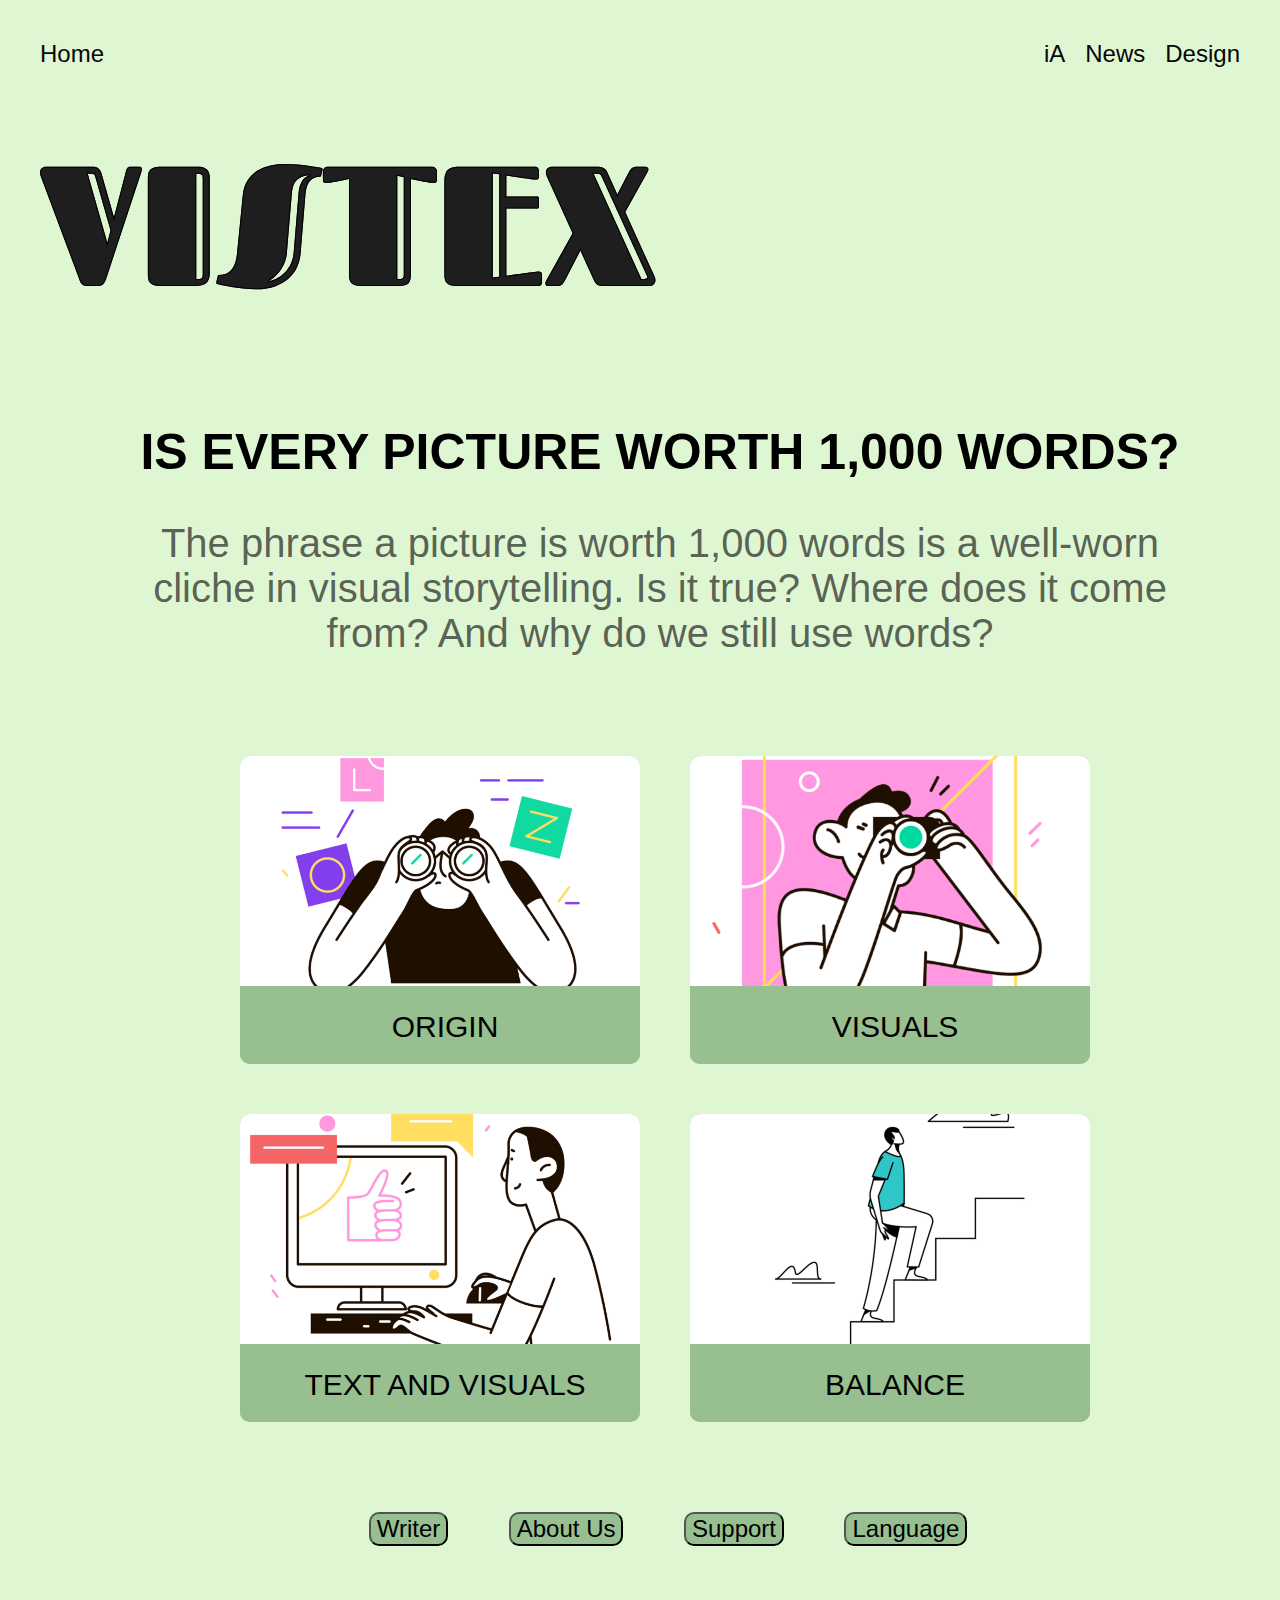
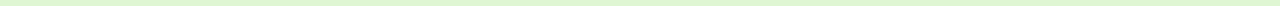
<file: Prog web/index.html>
<!DOCTYPE html>
<html lang="it">
<head>
    <meta charset="UTF-8">
    <meta name="viewport" content="width=device-width, initial-scale=1.0">
    <title>Document</title>
    <link rel="stylesheet" href="style.css">
</head>
<body>
    
    <header>
        <p><a href=""></a>Home</a></p>
        
        <nav>
            <ul>
                <li><a href="#">iA</a></li>
                <li><a href="#">News</a></li>
                <li><a href="#">Design</a></li>
            </ul>
        </nav>
    </header>
    <div>
    <svg width="616" height="127" viewBox="0 0 616 127" fill="none" xmlns="http://wwww3.org/2000/svg">
        <path d="M540.411 87.5557L525.552 116.193C525.054 117.134 524.584 118.02 524.141 118.85C523.699 119.624 523.173 120.344 522.564 121.008C522.011 121.617 521.347 122.115 520.572 122.502C519.797 122.834 518.856 123 517.75 123H508.204C507.374 123 506.682 122.806 506.129 122.419C505.63 121.976 505.381 121.34 505.381 120.51C505.381 119.514 505.824 118.241 506.71 116.691L532.608 70.373L506.876 13.5127C506.212 12.0186 505.879 10.6904 505.879 9.52832C505.879 7.59147 506.488 6.15267 507.706 5.21191C508.978 4.27116 510.279 3.80078 511.607 3.80078H558.755C560.139 3.80078 561.301 3.99447 562.242 4.38184C563.238 4.71387 564.04 5.12891 564.649 5.62695C565.313 6.125 565.811 6.67839 566.143 7.28711C566.531 7.84049 566.835 8.33854 567.056 8.78125L577.349 31.5254L588.14 10.6074C588.638 9.72201 589.109 8.86426 589.551 8.03418C589.994 7.2041 590.492 6.4847 591.046 5.87598C591.654 5.21191 592.346 4.71387 593.121 4.38184C593.895 3.99447 594.836 3.80078 595.943 3.80078H605.489C606.374 3.80078 607.066 4.02214 607.564 4.46484C608.117 4.85221 608.394 5.46094 608.394 6.29102C608.394 7.23177 607.924 8.50456 606.983 10.1094L585.235 49.04L614.454 113.288C615.118 114.782 615.45 116.11 615.45 117.272C615.45 118.213 615.256 119.043 614.869 119.763C614.537 120.482 614.094 121.091 613.541 121.589C612.987 122.032 612.379 122.391 611.714 122.668C611.05 122.889 610.386 123 609.722 123H562.657C561.218 123 560.028 122.834 559.088 122.502C558.147 122.115 557.344 121.672 556.68 121.174C556.072 120.676 555.574 120.15 555.186 119.597C554.799 119.043 554.494 118.545 554.273 118.103L540.411 87.5557ZM561.578 13.5127C561.024 12.2399 560.416 11.4652 559.752 11.1885C559.088 10.9118 558.396 10.7734 557.676 10.7734H553.609L601.422 116.027H604.41C605.351 116.027 606.153 115.806 606.817 115.363C607.481 114.921 607.509 114.035 606.9 112.707L561.578 13.5127Z" fill="#1E1E1E"/>
        <path d="M466.329 45.4707V112.79C471.696 112.015 476.622 111.324 481.104 110.715C482.985 110.438 484.867 110.189 486.749 109.968C488.685 109.691 490.456 109.442 492.061 109.221C493.666 108.999 495.049 108.833 496.211 108.723C497.374 108.612 498.176 108.557 498.619 108.557C499.559 108.557 500.362 108.75 501.026 109.138C501.69 109.47 502.022 110.189 502.022 111.296V118.933C502.022 119.929 501.773 120.869 501.275 121.755C500.777 122.585 499.587 123 497.706 123H417.022C414.421 123 412.29 122.751 410.63 122.253C409.026 121.755 407.753 121.035 406.812 120.095C405.871 119.154 405.235 117.964 404.903 116.525C404.571 115.087 404.405 113.399 404.405 111.462V18.2441C404.405 15.0898 404.764 12.5719 405.484 10.6904C406.203 8.75358 407.227 7.28711 408.555 6.29102C409.883 5.23958 411.46 4.57552 413.287 4.29883C415.168 3.9668 417.243 3.80078 419.512 3.80078H494.551C496.433 3.80078 497.623 4.24349 498.121 5.12891C498.674 5.95898 498.951 6.89974 498.951 7.95117V13.8447C498.951 14.9515 498.646 15.6986 498.038 16.0859C497.484 16.418 496.737 16.584 495.796 16.584C495.243 16.584 494.385 16.5286 493.223 16.418C492.116 16.3073 490.816 16.1689 489.322 16.0029C487.828 15.7816 486.223 15.5602 484.507 15.3389C482.792 15.1175 481.076 14.8685 479.361 14.5918C475.376 13.9831 471.032 13.2913 466.329 12.5166V33.6006H497.207C498.37 33.6006 498.951 34.1816 498.951 35.3438V43.6445C498.951 44.862 498.37 45.4707 497.207 45.4707H466.329ZM459.273 11.3545L452.798 10.4414V114.616L459.273 113.786V11.3545Z" fill="#1E1E1E"/>
        <path d="M308.99 15.9199C305.393 16.6947 302.072 17.3864 299.029 17.9951C297.701 18.2718 296.372 18.5208 295.044 18.7422C293.772 18.9635 292.554 19.1849 291.392 19.4062C290.23 19.5723 289.178 19.7106 288.238 19.8213C287.352 19.932 286.688 19.9873 286.245 19.9873C285.305 19.9873 284.502 19.8213 283.838 19.4893C283.23 19.1019 282.925 18.3548 282.925 17.248V7.95117C282.925 6.89974 283.368 5.95898 284.253 5.12891C285.139 4.24349 286.522 3.80078 288.404 3.80078H391.416C393.298 3.80078 394.681 4.24349 395.567 5.12891C396.452 5.95898 396.895 6.89974 396.895 7.95117V17.248C396.895 18.3548 396.563 19.1019 395.899 19.4893C395.29 19.8213 394.515 19.9873 393.575 19.9873C393.077 19.9873 392.385 19.932 391.499 19.8213C390.614 19.7106 389.59 19.5723 388.428 19.4062C387.266 19.1849 386.021 18.9635 384.693 18.7422C383.42 18.5208 382.12 18.2718 380.791 17.9951C377.748 17.3864 374.427 16.6947 370.83 15.9199V111.628C370.83 113.509 370.664 115.17 370.332 116.608C370 117.992 369.364 119.182 368.423 120.178C367.538 121.118 366.293 121.838 364.688 122.336C363.083 122.779 361.036 123 358.545 123H321.524C318.923 123 316.792 122.751 315.132 122.253C313.527 121.755 312.255 121.035 311.314 120.095C310.428 119.154 309.82 117.964 309.488 116.525C309.156 115.087 308.99 113.399 308.99 111.462V15.9199ZM363.775 14.1768L357.3 12.7656V116.027C358.628 116.027 359.707 116 360.537 115.944C361.368 115.834 362.032 115.612 362.53 115.28C363.028 114.893 363.36 114.367 363.526 113.703C363.692 112.984 363.775 111.988 363.775 110.715V14.1768Z" fill="#1E1E1E"/>
        <path d="M202.783 32.3555C203.392 26.3236 205.025 21.2878 207.681 17.248C210.337 13.2083 213.63 9.9987 217.559 7.61914C221.488 5.18424 225.86 3.46875 230.674 2.47266C235.489 1.47656 240.358 0.978516 245.283 0.978516C249.323 0.978516 253.28 1.14453 257.154 1.47656C261.027 1.80859 264.597 2.19596 267.862 2.63867C271.127 3.08138 273.949 3.52409 276.328 3.9668C278.708 4.40951 280.451 4.74154 281.558 4.96289C282.222 5.12891 282.554 5.43327 282.554 5.87598C282.554 5.98665 282.499 6.31868 282.388 6.87207L281.143 12.8486C281.032 13.236 280.866 13.485 280.645 13.5957C280.479 13.651 280.313 13.6787 280.147 13.6787C277.712 13.6787 275.609 14.0938 273.838 14.9238C272.067 15.7539 270.601 16.916 269.439 18.4102C268.277 19.9043 267.391 21.6751 266.782 23.7227C266.174 25.7702 265.759 27.9837 265.537 30.3633L260.557 90.71C260.114 95.5798 258.869 100.173 256.822 104.489C254.774 108.806 251.924 112.569 248.272 115.778C244.619 118.988 240.137 121.534 234.824 123.415C229.512 125.297 223.425 126.237 216.563 126.237C211.97 126.237 207.543 126.016 203.281 125.573C199.02 125.131 195.147 124.605 191.66 123.996C188.174 123.387 185.158 122.806 182.613 122.253C180.122 121.644 178.324 121.201 177.217 120.925C176.553 120.759 176.221 120.454 176.221 120.012C176.221 119.956 176.276 119.652 176.387 119.099L177.798 112.79C177.909 112.403 178.047 112.181 178.213 112.126C178.434 112.015 178.628 111.96 178.794 111.96C181.229 111.96 183.47 111.6 185.518 110.881C187.621 110.161 189.447 108.972 190.996 107.312C192.546 105.651 193.819 103.493 194.815 100.837C195.866 98.1807 196.586 94.9157 196.973 91.042L202.783 32.3555ZM228.433 118.352C232.639 117.355 236.263 115.889 239.307 113.952C242.406 111.96 244.951 109.691 246.944 107.146C248.991 104.6 250.541 101.916 251.592 99.0938C252.699 96.2161 253.363 93.4215 253.584 90.71L258.565 30.3633C258.731 28.1497 259.063 26.0469 259.561 24.0547C260.114 22.0625 260.834 20.264 261.719 18.6592C262.66 17.0544 263.822 15.6986 265.205 14.5918C266.644 13.4297 268.332 12.6273 270.269 12.1846C266.34 12.3506 263.185 13.0146 260.806 14.1768C258.482 15.3389 256.683 16.8053 255.41 18.5762C254.138 20.2917 253.252 22.2008 252.754 24.3037C252.311 26.4066 252.007 28.4264 251.841 30.3633L246.778 90.71C246.556 93.2555 245.975 95.8564 245.034 98.5127C244.149 101.114 242.904 103.632 241.299 106.066C239.75 108.446 237.896 110.715 235.738 112.873C233.579 114.976 231.144 116.802 228.433 118.352Z" fill="#1E1E1E"/>
        <path d="M107.866 15.4219C107.866 13.485 108.032 11.7972 108.364 10.3584C108.696 8.9196 109.333 7.72982 110.274 6.78906C111.214 5.79297 112.515 5.0459 114.175 4.54785C115.835 4.0498 117.993 3.80078 120.65 3.80078H157.671C160.881 3.80078 163.316 4.27116 164.976 5.21191C166.691 6.15267 167.881 7.34245 168.545 8.78125C169.264 10.1647 169.652 11.6589 169.707 13.2637C169.762 14.8132 169.79 16.252 169.79 17.5801V109.553C169.79 110.826 169.679 112.237 169.458 113.786C169.237 115.336 168.683 116.802 167.798 118.186C166.913 119.514 165.557 120.648 163.731 121.589C161.904 122.53 159.387 123 156.177 123H120.65C117.993 123 115.835 122.751 114.175 122.253C112.515 121.755 111.214 121.035 110.274 120.095C109.333 119.154 108.696 117.964 108.364 116.525C108.032 115.087 107.866 113.399 107.866 111.462V15.4219ZM162.735 16.0859C162.735 14.8685 162.651 13.9001 162.485 13.1807C162.319 12.4613 161.987 11.9355 161.489 11.6035C160.991 11.2161 160.327 10.9948 159.497 10.9395C158.667 10.8288 157.588 10.7734 156.26 10.7734V116.027C157.588 116.027 158.667 116 159.497 115.944C160.327 115.834 160.991 115.612 161.489 115.28C161.987 114.893 162.319 114.367 162.485 113.703C162.651 112.984 162.735 111.988 162.735 110.715V16.0859Z" fill="#1E1E1E"/>
        <path d="M73.96 54.3525L85.415 10.6074C85.6364 9.61133 85.8577 8.69824 86.0791 7.86816C86.3005 7.03809 86.5771 6.31868 86.9092 5.70996C87.2965 5.10124 87.7669 4.63086 88.3203 4.29883C88.929 3.9668 89.7314 3.80078 90.7275 3.80078H99.1113C99.9414 3.80078 100.605 3.9668 101.104 4.29883C101.602 4.63086 101.851 5.18424 101.851 5.95898C101.851 7.01042 101.574 8.39388 101.021 10.1094L66.3232 115.197C65.4932 117.743 64.4971 119.68 63.335 121.008C62.2282 122.336 60.485 123 58.1055 123H46.5674C45.2946 123 44.2432 122.751 43.4131 122.253C42.583 121.755 41.8636 121.146 41.2549 120.427C40.7015 119.652 40.2311 118.822 39.8438 117.937C39.5117 117.051 39.2074 116.193 38.9307 115.363L0.830078 13.5127C0.276693 12.0739 0 10.7734 0 9.61133C0 7.67448 0.608724 6.23568 1.82617 5.29492C3.04362 4.29883 4.31641 3.80078 5.64453 3.80078H52.71C54.0934 3.80078 55.2555 3.9668 56.1963 4.29883C57.1924 4.57552 58.0225 5.01823 58.6865 5.62695C59.3506 6.18034 59.904 6.87207 60.3467 7.70215C60.7894 8.47689 61.1491 9.33464 61.4258 10.2754L73.96 54.3525ZM55.1172 13.3467C54.8405 12.4059 54.3978 11.7419 53.7891 11.3545C53.1803 10.9671 52.4056 10.7734 51.4648 10.7734H47.7295L67.3193 79.6699L70.5566 67.4678L55.1172 13.3467Z" fill="#1E1E1E"/>
        <path fill-rule="evenodd" clip-rule="evenodd" d="M540.411 87.5557L554.273 118.103C554.494 118.545 554.799 119.043 555.186 119.597C555.573 120.15 556.072 120.676 556.68 121.174C557.344 121.672 558.147 122.115 559.088 122.502C560.028 122.834 561.218 123 562.657 123H609.722C610.386 123 611.05 122.889 611.714 122.668C612.379 122.391 612.987 122.032 613.541 121.589C614.094 121.091 614.537 120.482 614.869 119.763C615.256 119.043 615.45 118.213 615.45 117.272C615.45 116.11 615.118 114.782 614.454 113.288L585.235 49.04L606.983 10.1094C607.924 8.50455 608.394 7.23177 608.394 6.29102C608.394 5.46094 608.117 4.85221 607.564 4.46484C607.066 4.02213 606.374 3.80078 605.489 3.80078H595.943C594.836 3.80078 593.895 3.99447 593.121 4.38184C592.346 4.71387 591.654 5.21191 591.046 5.87598C590.492 6.4847 589.994 7.2041 589.551 8.03418C589.109 8.86426 588.638 9.72201 588.14 10.6074L577.349 31.5254L567.056 8.78125C566.835 8.33854 566.531 7.84049 566.143 7.28711C565.811 6.67838 565.313 6.125 564.649 5.62695C564.04 5.12891 563.238 4.71387 562.242 4.38184C561.301 3.99447 560.139 3.80078 558.755 3.80078H511.607C510.279 3.80078 508.978 4.27116 507.706 5.21191C506.488 6.15267 505.879 7.59147 505.879 9.52832C505.879 10.6904 506.212 12.0186 506.876 13.5127L532.608 70.373L506.71 116.691C505.824 118.241 505.381 119.514 505.381 120.51C505.381 121.34 505.63 121.976 506.129 122.419C506.682 122.806 507.374 123 508.204 123H517.75C518.856 123 519.797 122.834 520.572 122.502C521.347 122.115 522.011 121.617 522.564 121.008C523.173 120.344 523.698 119.624 524.141 118.85C524.584 118.02 525.054 117.134 525.552 116.193L540.411 87.5557ZM524.669 115.725L524.665 115.733C524.666 115.73 524.667 115.728 524.669 115.725ZM524.669 115.725L540.471 85.2684L555.167 117.655C555.17 117.661 555.173 117.666 555.175 117.671C555.368 118.054 555.642 118.504 556.005 119.023C556.329 119.486 556.756 119.941 557.297 120.386C557.872 120.815 558.584 121.211 559.444 121.567C560.239 121.844 561.299 122 562.657 122H609.722C610.262 122 610.808 121.912 611.364 121.731C611.92 121.495 612.429 121.194 612.893 120.826C613.329 120.428 613.686 119.938 613.961 119.344L613.974 119.316L613.988 119.289C614.286 118.736 614.45 118.073 614.45 117.272C614.45 116.297 614.17 115.113 613.543 113.702L613.54 113.694M613.54 113.694L584.115 48.9938L606.115 9.61261L606.12 9.60365C607.043 8.02907 607.394 6.95143 607.394 6.29102C607.394 5.70289 607.214 5.44066 606.991 5.28407L606.943 5.2508L606.9 5.21225C606.638 4.97946 606.211 4.80078 605.489 4.80078H595.943C594.95 4.80078 594.171 4.97488 593.568 5.27626L593.542 5.28941L593.515 5.30098C592.88 5.57287 592.304 5.98342 591.785 6.54865C591.295 7.08814 590.843 7.73746 590.434 8.50477C589.99 9.33692 589.519 10.1959 589.021 11.0817C589.018 11.087 589.015 11.0923 589.012 11.0977L577.29 33.8207L566.162 9.22846C566.159 9.22304 566.156 9.21759 566.154 9.21214C565.961 8.82936 565.687 8.37978 565.324 7.86057L565.292 7.8149L565.265 7.76596C565.014 7.30525 564.621 6.85576 564.049 6.42696L564.032 6.41428L564.016 6.40091C563.527 6.00094 562.843 5.6362 561.926 5.33052L561.893 5.31963L561.861 5.30651C561.076 4.98329 560.052 4.80078 558.755 4.80078H511.607C510.534 4.80078 509.44 5.17547 508.309 6.00953C507.404 6.71312 506.879 7.81808 506.879 9.52832C506.879 10.5054 507.16 11.691 507.789 13.105C507.789 13.1055 507.789 13.106 507.789 13.1066L533.727 70.4206L507.578 117.188C506.72 118.689 506.381 119.777 506.381 120.51C506.381 121.094 506.539 121.424 506.753 121.634C507.098 121.859 507.563 122 508.204 122H517.75C518.747 122 519.537 121.852 520.151 121.594C520.81 121.261 521.364 120.841 521.824 120.335L521.827 120.332C522.383 119.726 522.862 119.07 523.266 118.365C523.705 117.542 524.171 116.665 524.665 115.733M559.752 11.1885C560.416 11.4652 561.024 12.2399 561.578 13.5127L606.9 112.707C607.509 114.035 607.481 114.921 606.817 115.363C606.153 115.806 605.351 116.027 604.41 116.027H601.422L553.609 10.7734H557.676C558.396 10.7734 559.088 10.9118 559.752 11.1885ZM607.809 112.29C608.141 113.015 608.356 113.732 608.335 114.398C608.313 115.123 608.005 115.773 607.372 116.195C606.516 116.766 605.512 117.027 604.41 117.027H600.777L552.056 9.77344H557.676C558.528 9.77344 559.35 9.93793 560.136 10.2654C561.178 10.6995 561.919 11.7927 562.491 13.1051C562.492 13.108 562.494 13.111 562.495 13.114L607.809 112.29Z" fill="black"/>
        <path fill-rule="evenodd" clip-rule="evenodd" d="M466.329 45.4707H497.207C498.37 45.4707 498.951 44.862 498.951 43.6445V35.3438C498.951 34.1816 498.37 33.6006 497.207 33.6006H466.329V12.5166C466.664 12.5718 466.997 12.6266 467.329 12.6809C471.65 13.3895 475.66 14.0264 479.361 14.5918C481.076 14.8685 482.792 15.1175 484.507 15.3389C486.223 15.5602 487.828 15.7816 489.322 16.0029C490.816 16.1689 492.116 16.3073 493.223 16.418C494.385 16.5286 495.243 16.584 495.796 16.584C496.737 16.584 497.484 16.418 498.038 16.0859C498.646 15.6986 498.951 14.9515 498.951 13.8447V7.95117C498.951 6.89974 498.674 5.95898 498.121 5.12891C497.623 4.24349 496.433 3.80078 494.551 3.80078H419.512C417.243 3.80078 415.168 3.9668 413.287 4.29883C411.46 4.57552 409.883 5.23959 408.555 6.29102C407.227 7.28711 406.203 8.75358 405.484 10.6904C404.764 12.5719 404.405 15.0898 404.405 18.2441V111.462C404.405 113.399 404.571 115.087 404.903 116.525C405.235 117.964 405.871 119.154 406.812 120.095C407.753 121.035 409.026 121.755 410.63 122.253C412.29 122.751 414.421 123 417.022 123H497.706C499.587 123 500.777 122.585 501.275 121.755C501.773 120.869 502.022 119.929 502.022 118.933V111.296C502.022 110.189 501.69 109.47 501.026 109.138C500.362 108.75 499.559 108.557 498.619 108.557C498.176 108.557 497.374 108.612 496.211 108.723C495.049 108.833 493.666 108.999 492.061 109.221C490.456 109.442 488.685 109.691 486.749 109.968C484.867 110.189 482.985 110.438 481.104 110.715C476.901 111.286 472.31 111.929 467.329 112.646C466.997 112.694 466.664 112.742 466.329 112.79V45.4707ZM500.411 121.25C500.822 120.516 501.022 119.748 501.022 118.933V111.296C501.022 110.36 500.751 110.118 500.579 110.032L500.55 110.018L500.522 110.001C500.042 109.721 499.422 109.557 498.619 109.557C498.23 109.557 497.472 109.607 496.306 109.718C495.162 109.827 493.793 109.991 492.198 110.211C490.595 110.432 488.826 110.681 486.89 110.958L486.878 110.959L486.865 110.961C484.993 111.181 483.121 111.429 481.249 111.704L481.239 111.706C476.759 112.314 471.837 113.005 466.471 113.78L465.329 113.945V44.4707H497.207C497.622 44.4707 497.753 44.3644 497.792 44.3237C497.839 44.2742 497.951 44.1104 497.951 43.6445V35.3438C497.951 34.9168 497.845 34.7803 497.808 34.7435C497.771 34.7066 497.634 34.6006 497.207 34.6006H465.329V11.3384L466.491 11.5299C471.192 12.3041 475.532 12.9952 479.512 13.6033L479.52 13.6045C481.225 13.8796 482.93 14.1271 484.635 14.3471C486.349 14.5682 487.954 14.7896 489.45 15.0111C490.933 15.1758 492.223 15.313 493.321 15.4227C494.476 15.5328 495.294 15.584 495.796 15.584C496.624 15.584 497.167 15.4375 497.51 15.2359C497.698 15.1112 497.951 14.7862 497.951 13.8447V7.95117C497.951 7.08595 497.726 6.34032 497.289 5.68361L497.268 5.65214L497.249 5.61917C497.039 5.24599 496.377 4.80078 494.551 4.80078H419.512C417.291 4.80078 415.275 4.96338 413.46 5.28362L413.448 5.28572L413.436 5.28754C411.766 5.54058 410.355 6.1413 409.176 7.07506L409.166 7.08318L409.155 7.09102C408.014 7.94676 407.09 9.23766 406.421 11.0386L406.418 11.0476C405.76 12.7692 405.405 15.1507 405.405 18.2441V111.462C405.405 113.345 405.566 114.954 405.877 116.301C406.172 117.577 406.725 118.594 407.519 119.388C408.318 120.186 409.435 120.834 410.922 121.296C412.454 121.755 414.477 122 417.022 122H497.706C499.534 122 500.205 121.58 500.411 121.25ZM459.273 11.3545V113.786L452.798 114.616V10.4414L459.273 11.3545ZM460.273 10.4856V114.666L451.798 115.753V9.29049L460.273 10.4856Z" fill="black"/>
        <path fill-rule="evenodd" clip-rule="evenodd" d="M282.532 5.68769C282.547 5.7474 282.554 5.81016 282.554 5.87598C282.554 5.98666 282.499 6.31869 282.388 6.87207L281.925 9.09336V7.95117C281.925 7.131 282.137 6.3745 282.532 5.68769ZM370.83 15.9199C371.166 15.9922 371.5 16.0638 371.83 16.1347C375.045 16.8231 378.032 17.4432 380.791 17.9951C382.12 18.2718 383.42 18.5208 384.693 18.7422C386.021 18.9635 387.266 19.1849 388.428 19.4062C389.59 19.5723 390.614 19.7106 391.499 19.8213C392.385 19.932 393.077 19.9873 393.575 19.9873C394.515 19.9873 395.29 19.8213 395.899 19.4893C396.563 19.1019 396.895 18.3548 396.895 17.248V7.95117C396.895 6.89974 396.452 5.95898 395.567 5.12891C394.681 4.24349 393.298 3.80078 391.416 3.80078H288.404C286.522 3.80078 285.139 4.24349 284.253 5.12891C283.368 5.95898 282.925 6.89974 282.925 7.95117V17.248C282.925 18.3548 283.23 19.1019 283.838 19.4893C284.502 19.8213 285.305 19.9873 286.245 19.9873C286.688 19.9873 287.352 19.932 288.238 19.8213C289.178 19.7106 290.23 19.5723 291.392 19.4062C292.554 19.1849 293.772 18.9635 295.044 18.7422C296.372 18.5208 297.701 18.2718 299.029 17.9951C301.788 17.4432 304.775 16.8231 307.99 16.1347C308.321 16.0638 308.654 15.9922 308.99 15.9199V111.462C308.99 113.399 309.156 115.087 309.488 116.525C309.82 117.964 310.428 119.154 311.314 120.095C312.255 121.035 313.527 121.755 315.132 122.253C316.792 122.751 318.923 123 321.524 123H358.545C361.036 123 363.083 122.779 364.688 122.336C366.293 121.838 367.538 121.118 368.423 120.178C369.364 119.182 370 117.992 370.332 116.608C370.664 115.17 370.83 113.509 370.83 111.628V15.9199ZM369.359 116.38C369.669 115.033 369.83 113.452 369.83 111.628V14.6816L371.041 14.9423C374.634 15.7162 377.949 16.4069 380.987 17.0145L380.995 17.0161C382.312 17.2905 383.601 17.5372 384.861 17.7564C386.186 17.9772 387.429 18.1982 388.592 18.4195C389.741 18.5835 390.751 18.72 391.623 18.829C392.494 18.9379 393.138 18.9873 393.575 18.9873C394.396 18.9873 394.988 18.843 395.406 18.6189C395.636 18.4797 395.895 18.157 395.895 17.248V7.95117C395.895 7.2196 395.601 6.5314 394.883 5.85844L394.871 5.84741L394.86 5.83601C394.238 5.21425 393.164 4.80078 391.416 4.80078H288.404C286.656 4.80078 285.582 5.21425 284.96 5.83601L284.949 5.84741L284.937 5.85844C284.219 6.5314 283.925 7.2196 283.925 7.95117V17.248C283.925 18.1477 284.156 18.4845 284.34 18.6214C284.826 18.8519 285.45 18.9873 286.245 18.9873C286.623 18.9873 287.237 18.9386 288.114 18.829L288.121 18.8281C289.046 18.7193 290.081 18.5832 291.228 18.4195C292.389 18.1986 293.604 17.9777 294.873 17.757L294.88 17.7558C296.195 17.5367 297.51 17.2901 298.825 17.0161L298.833 17.0145C301.871 16.4069 305.186 15.7162 308.779 14.9423L309.99 14.6816V111.462C309.99 113.345 310.151 114.954 310.462 116.301C310.759 117.586 311.29 118.606 312.032 119.399C312.83 120.192 313.943 120.836 315.424 121.296C316.956 121.755 318.979 122 321.524 122H358.545C360.977 122 362.922 121.784 364.407 121.376C365.887 120.915 366.961 120.273 367.695 119.492L367.696 119.491C368.511 118.628 369.066 117.598 369.359 116.38ZM363.775 14.1768V110.715C363.775 111.988 363.692 112.984 363.526 113.703C363.36 114.367 363.028 114.893 362.53 115.28C362.032 115.612 361.368 115.834 360.537 115.944C359.927 115.985 359.181 116.011 358.3 116.022C357.984 116.025 357.651 116.027 357.3 116.027V12.7656L363.775 14.1768ZM364.775 13.3712V110.715C364.775 112.017 364.691 113.101 364.5 113.928L364.498 113.937L364.496 113.946C364.281 114.807 363.834 115.533 363.144 116.07L363.115 116.092L363.084 116.112C362.419 116.556 361.594 116.812 360.67 116.936L360.637 116.94L360.604 116.942C359.743 117 358.639 117.027 357.3 117.027H356.3V11.5242L364.775 13.3712Z" fill="black"/>
        <path fill-rule="evenodd" clip-rule="evenodd" d="M217.559 7.61914C213.63 9.9987 210.337 13.2083 207.681 17.248C205.025 21.2878 203.392 26.3236 202.783 32.3555L196.973 91.042C196.586 94.9157 195.866 98.1807 194.815 100.837C193.819 103.493 192.546 105.651 190.996 107.312C189.447 108.972 187.621 110.161 185.518 110.881C183.47 111.6 181.229 111.96 178.794 111.96C178.628 111.96 178.434 112.015 178.213 112.126C178.047 112.181 177.909 112.403 177.798 112.79L176.387 119.099C176.276 119.652 176.221 119.956 176.221 120.012C176.221 120.454 176.553 120.759 177.217 120.925C178.324 121.201 180.122 121.644 182.613 122.253C185.158 122.806 188.174 123.387 191.66 123.996C195.147 124.605 199.02 125.131 203.281 125.573C207.543 126.016 211.97 126.237 216.563 126.237C223.425 126.237 229.512 125.297 234.824 123.415C240.137 121.534 244.619 118.988 248.272 115.778C251.924 112.569 254.774 108.806 256.822 104.489C258.869 100.173 260.114 95.5798 260.557 90.71L265.537 30.3633C265.759 27.9837 266.174 25.7702 266.782 23.7227C267.391 21.6751 268.277 19.9043 269.439 18.4102C270.601 16.916 272.067 15.7539 273.838 14.9238C275.609 14.0938 277.712 13.6787 280.147 13.6787C280.313 13.6787 280.479 13.651 280.645 13.5957C280.866 13.485 281.032 13.236 281.143 12.8486L282.388 6.87207C282.499 6.31869 282.554 5.98666 282.554 5.87598C282.554 5.43327 282.222 5.12891 281.558 4.96289C280.451 4.74154 278.708 4.40951 276.328 3.9668C273.949 3.52409 271.127 3.08138 267.862 2.63867C264.597 2.19596 261.027 1.80859 257.154 1.47656C253.28 1.14453 249.323 0.978516 245.283 0.978516C240.358 0.978516 235.489 1.47656 230.674 2.47266C225.86 3.46875 221.488 5.18424 217.559 7.61914ZM281.336 5.93839C280.235 5.71843 278.506 5.38911 276.145 4.94993C273.787 4.51106 270.981 4.07084 267.727 3.6296C264.481 3.18945 260.928 2.80378 257.068 2.47291C253.224 2.1434 249.296 1.97852 245.283 1.97852C240.426 1.97852 235.624 2.46964 230.877 3.45192C226.17 4.42578 221.909 6.09984 218.086 8.46915L218.077 8.47455C214.282 10.7729 211.095 13.8754 208.516 17.7975C205.968 21.6726 204.375 26.5444 203.778 32.4559L197.968 91.1405C197.575 95.0716 196.841 98.4313 195.748 101.197C194.717 103.942 193.384 106.219 191.727 107.994C190.069 109.77 188.106 111.052 185.846 111.826C183.685 112.584 181.337 112.958 178.811 112.96C178.808 112.961 178.804 112.962 178.799 112.963C178.797 112.964 178.794 112.965 178.791 112.965C178.788 112.973 178.786 112.98 178.783 112.988C178.778 113.004 178.773 113.021 178.767 113.039L177.365 119.306C177.315 119.556 177.278 119.75 177.252 119.889C177.303 119.91 177.371 119.933 177.46 119.955C178.562 120.23 180.354 120.671 182.838 121.279C185.364 121.827 188.361 122.405 191.832 123.011C195.292 123.615 199.142 124.138 203.385 124.579C207.609 125.017 212.002 125.237 216.563 125.237C223.335 125.237 229.306 124.309 234.491 122.472C239.702 120.627 244.069 118.141 247.612 115.027C251.164 111.906 253.93 108.252 255.918 104.061C257.914 99.8538 259.128 95.3761 259.561 90.6216C259.561 90.6209 259.561 90.6201 259.561 90.6194L264.542 30.2707C264.768 27.8335 265.195 25.5548 265.824 23.4377C266.464 21.2862 267.402 19.4003 268.649 17.7962C269.912 16.1732 271.505 14.9132 273.414 14.0184C275.346 13.1127 277.6 12.6787 280.147 12.6787C280.155 12.6576 280.163 12.633 280.172 12.6047L281.407 6.67596C281.408 6.6741 281.408 6.67225 281.408 6.6704C281.462 6.40095 281.501 6.19331 281.526 6.04361C281.528 6.02917 281.531 6.0155 281.533 6.00257C281.485 5.98254 281.42 5.9603 281.336 5.93839ZM283.552 5.94035C283.546 6.08005 283.521 6.24174 283.499 6.37241C283.469 6.55371 283.425 6.78696 283.369 7.06818L283.367 7.07603L282.925 9.19639V7.95117C282.925 7.62703 282.967 7.3134 283.051 7.01029C283.052 7.00854 283.052 7.00681 283.053 7.00506C283.156 6.63441 283.323 6.27951 283.552 5.94035ZM228.663 119.325L227.937 117.483C230.576 115.975 232.941 114.201 235.035 112.161C237.146 110.05 238.953 107.836 240.461 105.521L240.464 105.516C242.025 103.148 243.231 100.706 244.088 98.1904L244.092 98.1788C245.007 95.5951 245.568 93.078 245.781 90.6257C245.781 90.6249 245.781 90.6241 245.781 90.6233L250.845 30.2797L250.845 30.2779C251.015 28.2965 251.325 26.2363 251.776 24.0977L251.778 24.0854L251.781 24.0732C252.309 21.8422 253.251 19.8103 254.603 17.986C255.987 16.0635 257.92 14.5017 260.359 13.2823L260.367 13.2782C262.916 12.0336 266.221 11.3547 270.227 11.1855L270.492 13.1594C268.692 13.5708 267.145 14.3103 265.834 15.3697L265.83 15.3727C264.55 16.3967 263.469 17.6542 262.588 19.1539C261.749 20.6763 261.061 22.3933 260.528 24.31C260.046 26.2392 259.724 28.2814 259.562 30.4381L259.561 30.4455L254.581 90.7913C254.351 93.6081 253.663 96.4945 252.527 99.4477C251.436 102.375 249.833 105.148 247.727 107.767C245.657 110.41 243.026 112.75 239.848 114.793L239.844 114.796C236.689 116.803 232.957 118.308 228.663 119.325ZM246.944 107.146C248.991 104.6 250.541 101.916 251.592 99.0938C252.699 96.2161 253.363 93.4216 253.584 90.71L258.565 30.3633C258.731 28.1497 259.063 26.0469 259.561 24.0547C260.114 22.0625 260.834 20.264 261.719 18.6592C262.66 17.0544 263.822 15.6986 265.205 14.5918C265.714 14.181 266.254 13.8152 266.824 13.4943C267.868 12.9074 269.017 12.4708 270.269 12.1846C268.921 12.2415 267.665 12.357 266.5 12.5311C264.267 12.8646 262.369 13.4132 260.806 14.1768C258.482 15.3389 256.683 16.8053 255.41 18.5762C254.138 20.2917 253.252 22.2008 252.754 24.3037C252.311 26.4066 252.007 28.4264 251.841 30.3633L246.778 90.71C246.556 93.2555 245.975 95.8564 245.034 98.5127C244.149 101.114 242.904 103.632 241.299 106.066C239.75 108.446 237.896 110.715 235.738 112.873C234.38 114.195 232.914 115.408 231.338 116.512C230.408 117.163 229.439 117.776 228.433 118.352C229.595 118.076 230.713 117.765 231.787 117.418C234.598 116.509 237.104 115.354 239.307 113.952C242.406 111.96 244.951 109.691 246.944 107.146Z" fill="black"/>
        <path fill-rule="evenodd" clip-rule="evenodd" d="M108.364 10.3584C108.032 11.7972 107.866 13.485 107.866 15.4219V111.462C107.866 113.399 108.032 115.087 108.364 116.525C108.696 117.964 109.333 119.154 110.274 120.095C111.214 121.035 112.515 121.755 114.175 122.253C115.835 122.751 117.993 123 120.65 123H156.177C159.387 123 161.904 122.53 163.731 121.589C165.557 120.648 166.913 119.514 167.798 118.186C168.683 116.802 169.237 115.336 169.458 113.786C169.679 112.237 169.79 110.826 169.79 109.553V17.5801C169.79 16.252 169.762 14.8131 169.707 13.2637C169.652 11.6589 169.264 10.1647 168.545 8.78125C167.881 7.34245 166.691 6.15267 164.976 5.21191C163.316 4.27116 160.881 3.80078 157.671 3.80078H120.65C117.993 3.80078 115.835 4.0498 114.175 4.54785C112.515 5.0459 111.214 5.79297 110.274 6.78906C109.333 7.72982 108.696 8.91959 108.364 10.3584ZM166.961 117.638C167.77 116.372 168.268 115.043 168.468 113.645C168.684 112.132 168.79 110.769 168.79 109.553V17.5801C168.79 16.2656 168.763 14.8389 168.708 13.2994L168.708 13.2981C168.657 11.8376 168.306 10.4899 167.658 9.2426L167.647 9.2217L167.637 9.20031C167.082 7.99766 166.067 6.95113 164.495 6.08873L164.483 6.08202C163.043 5.26608 160.812 4.80078 157.671 4.80078H120.65C118.045 4.80078 115.994 5.04629 114.462 5.50568C112.926 5.96651 111.793 6.63648 111.001 7.47569L110.991 7.48607L110.981 7.49617C110.187 8.29013 109.633 9.30637 109.339 10.5833C109.028 11.9296 108.866 13.5387 108.866 15.4219V111.462C108.866 113.345 109.028 114.954 109.339 116.301C109.633 117.577 110.187 118.594 110.981 119.388C111.774 120.181 112.914 120.831 114.462 121.295C115.994 121.755 118.045 122 120.65 122H156.177C159.308 122 161.646 121.538 163.273 120.7C164.986 119.817 166.193 118.787 166.961 117.638ZM162.485 13.1807C162.651 13.9001 162.735 14.8685 162.735 16.0859V110.715C162.735 111.988 162.651 112.984 162.485 113.703C162.319 114.367 161.987 114.893 161.489 115.28C160.991 115.612 160.327 115.834 159.497 115.944C158.886 115.985 158.141 116.011 157.26 116.022C156.944 116.025 156.611 116.027 156.26 116.027V10.7734C156.611 10.7734 156.944 10.7773 157.26 10.785C158.141 10.8065 158.886 10.858 159.497 10.9395C160.327 10.9948 160.991 11.2161 161.489 11.6035C161.987 11.9355 162.319 12.4613 162.485 13.1807ZM162.075 10.7923C162.813 11.2974 163.253 12.0613 163.46 12.9558C163.65 13.781 163.735 14.8348 163.735 16.0859V110.715C163.735 112.017 163.651 113.101 163.46 113.928L163.458 113.937L163.456 113.946C163.24 114.807 162.793 115.533 162.103 116.07L162.074 116.092L162.044 116.112C161.379 116.556 160.554 116.812 159.629 116.936L159.597 116.94L159.564 116.942C158.702 117 157.599 117.027 156.26 117.027H155.26V9.77344H156.26C157.594 9.77344 158.711 9.82803 159.597 9.94398C160.538 10.0113 161.389 10.2698 162.075 10.7923Z" fill="black"/>
        <path fill-rule="evenodd" clip-rule="evenodd" d="M73.96 54.3525L61.4258 10.2754C61.1491 9.33463 60.7894 8.47689 60.3467 7.70215C59.904 6.87207 59.3506 6.18034 58.6865 5.62695C58.0225 5.01823 57.1924 4.57552 56.1963 4.29883C55.2555 3.9668 54.0934 3.80078 52.71 3.80078H5.64453C4.31641 3.80078 3.04362 4.29883 1.82617 5.29492C0.608724 6.23568 0 7.67448 0 9.61133C0 10.7734 0.276693 12.0739 0.830078 13.5127L38.9307 115.363C39.2074 116.193 39.5117 117.051 39.8438 117.937C40.2311 118.822 40.7015 119.652 41.2549 120.427C41.8636 121.146 42.583 121.755 43.4131 122.253C44.2432 122.751 45.2946 123 46.5674 123H58.1055C60.485 123 62.2282 122.336 63.335 121.008C64.4971 119.68 65.4932 117.743 66.3232 115.197L101.021 10.1094C101.574 8.39388 101.851 7.01041 101.851 5.95898C101.851 5.18424 101.602 4.63086 101.104 4.29883C100.605 3.9668 99.9414 3.80078 99.1113 3.80078H90.7275C89.7314 3.80078 88.929 3.9668 88.3203 4.29883C87.7669 4.63086 87.2965 5.10123 86.9092 5.70996C86.5771 6.31869 86.3005 7.03809 86.0791 7.86816C85.8577 8.69824 85.6364 9.61133 85.415 10.6074L73.96 54.3525ZM87.7708 6.21878C87.4915 6.7377 87.2469 7.36985 87.0453 8.12582C86.8282 8.94018 86.6101 9.83946 86.3912 10.8244L86.3872 10.8426L73.9997 58.1483L60.4664 10.5576C60.466 10.5562 60.4656 10.5548 60.4652 10.5535C60.2085 9.6817 59.8783 8.89812 59.4784 8.19829L59.4712 8.18562L59.4643 8.17274C59.077 7.44645 58.6028 6.85887 58.0463 6.39517L58.0282 6.38006L58.0108 6.36411C57.4791 5.87672 56.7953 5.50308 55.9286 5.26234L55.8957 5.2532L55.8635 5.24182C55.0621 4.959 54.0206 4.80078 52.71 4.80078H5.64453C4.58809 4.80078 3.53259 5.19083 2.45941 6.06888L2.44864 6.0777L2.43762 6.0862C1.52749 6.78949 1 7.89594 1 9.61133C1 10.6179 1.24053 11.7942 1.76342 13.1537L1.76673 13.1623L39.8736 115.03L39.8793 115.047C40.1492 115.857 40.4462 116.694 40.7705 117.56C41.1228 118.361 41.5475 119.111 42.0446 119.812C42.575 120.432 43.2009 120.959 43.9276 121.395C44.5606 121.775 45.4202 122 46.5674 122H58.1055C60.3058 122 61.7142 121.391 62.5667 120.368L62.5745 120.358L62.5824 120.349C63.6218 119.161 64.5647 117.364 65.3725 114.887L65.3737 114.884L100.069 9.80238C100.069 9.80117 100.07 9.79997 100.07 9.79877C100.61 8.12413 100.851 6.85706 100.851 5.95898C100.851 5.40839 100.688 5.22367 100.549 5.13087C100.267 4.94316 99.8178 4.80078 99.1113 4.80078H90.7275C89.843 4.80078 89.2284 4.94795 88.8167 5.16727C88.4265 5.40536 88.0759 5.74728 87.7708 6.21878ZM53.7891 11.3545C54.3978 11.7419 54.8405 12.4059 55.1172 13.3467L70.5566 67.4678L67.3193 79.6699L47.7295 10.7734H51.4648C52.4056 10.7734 53.1803 10.9671 53.7891 11.3545ZM56.0766 13.0645L56.0789 13.0723L71.5938 67.4581L67.3527 83.4437L46.4055 9.77344H51.4648C52.539 9.77344 53.5148 9.99463 54.3259 10.5108C55.2021 11.0684 55.7562 11.9755 56.0766 13.0645Z" fill="black"/>
        </svg>
    </div>
    <main>
        <section class="info">    
            <h1>IS EVERY PICTURE WORTH 1,000 WORDS?</hi>
                <p>The phrase a picture is worth 1,000 words is a well-worn cliche in visual storytelling. Is it true? Where does it come from? And why do we still use words?</p>
            
                

        </section>
        
        <section class="card">
            </div>
            <div class="image-container">
               <a href="pagina-ORIGIN AND MYTH.html"><img src="immagini/uomoconocchiali.png" alt="image 1"></a>
                <p>ORIGIN</p>
            </div>
            <div class="image-container">
                <a href="pagina-VISUALS.html"><img src="immagini/uomofotocamera.png" alt="image 2"></a>
                <p>VISUALS</p>
            </div>
            <div class="image-container">
                <a href="pagina-TEXT AND VISUALS.html"><img src="immagini/uomocomputer.png" alt="image 3"></a>
                <p>TEXT AND VISUALS</p>
            </div>
            <div class="image-container">
                <a href="pagina-THE BALANCE.html"><img src="immagini/uomoscala.png" alt="image 4"></a>
                <p>BALANCE</p>
            </div>
        </section>
    </main>
    <footer>
        <button>Writer</button>
        <button>About Us</button>
        <button>Support</button>
        <button>Language</button>
    </footer>
</body>
</html>
</file>
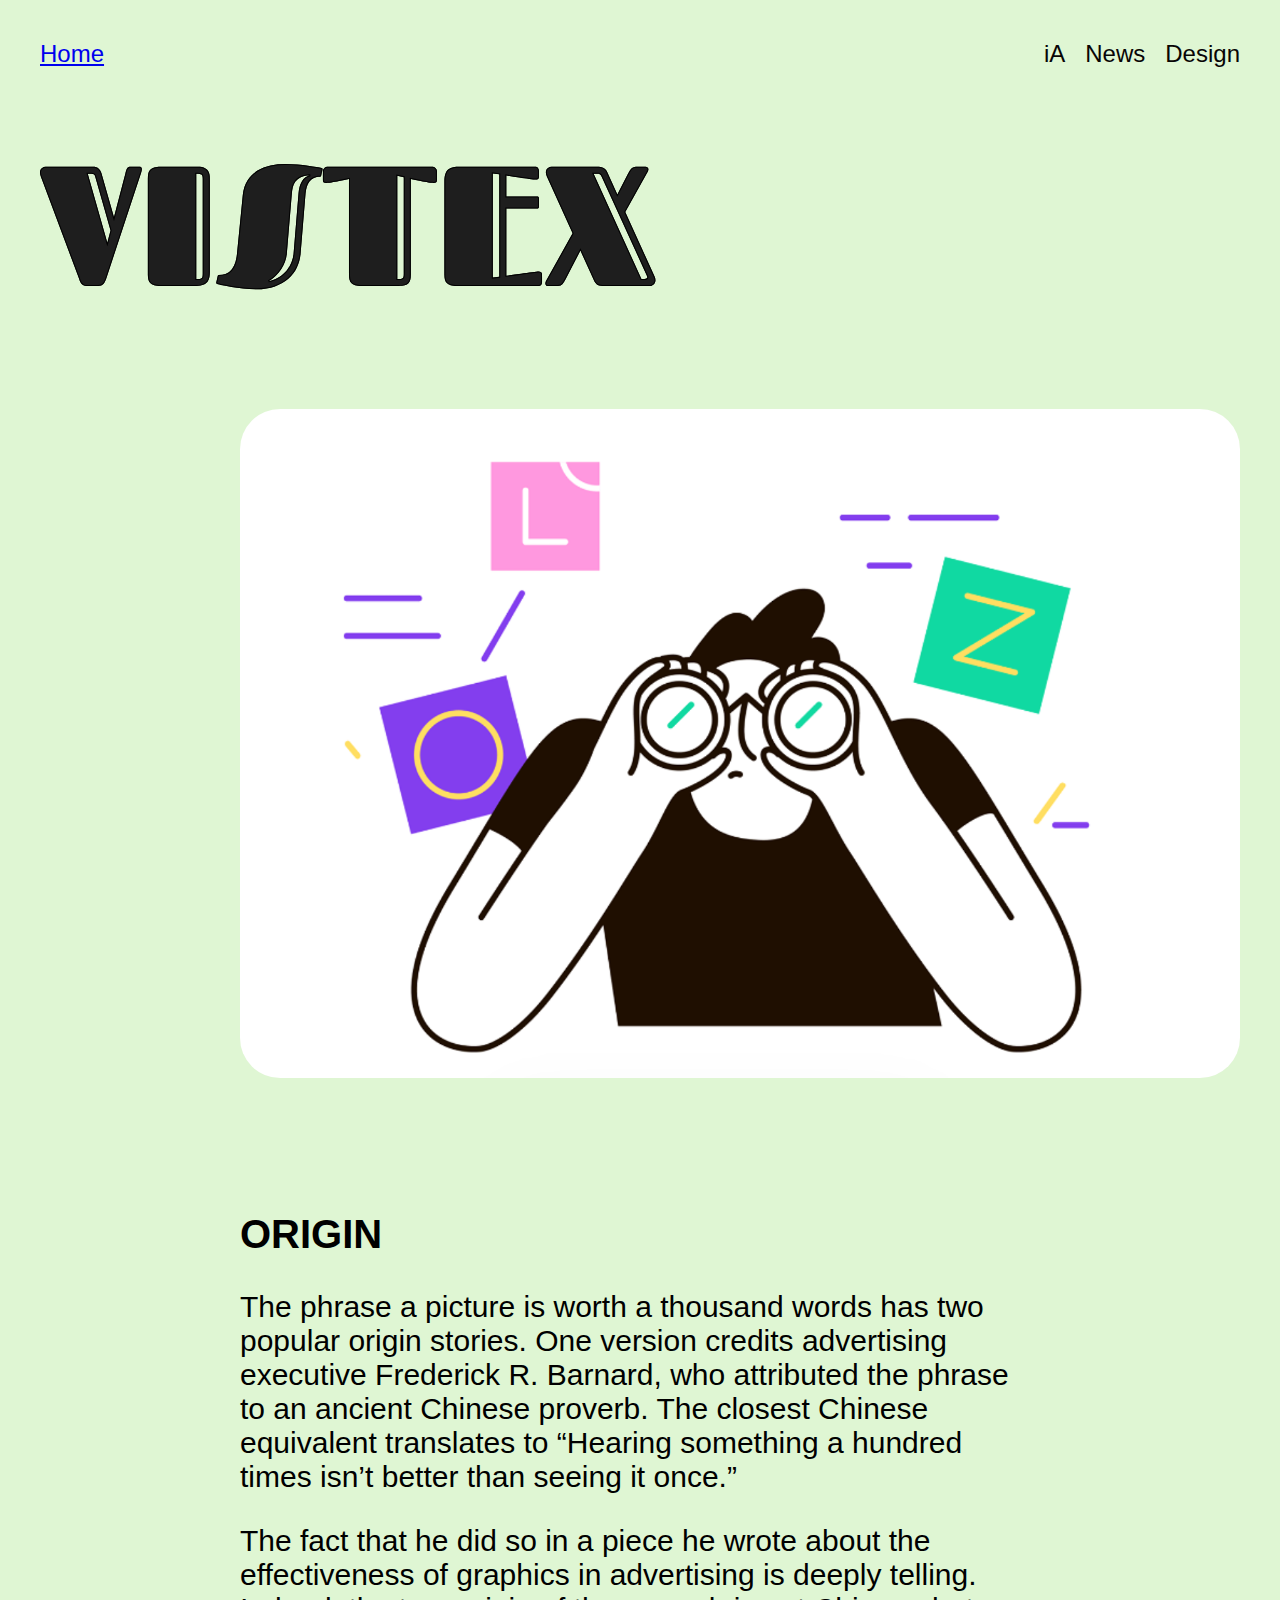
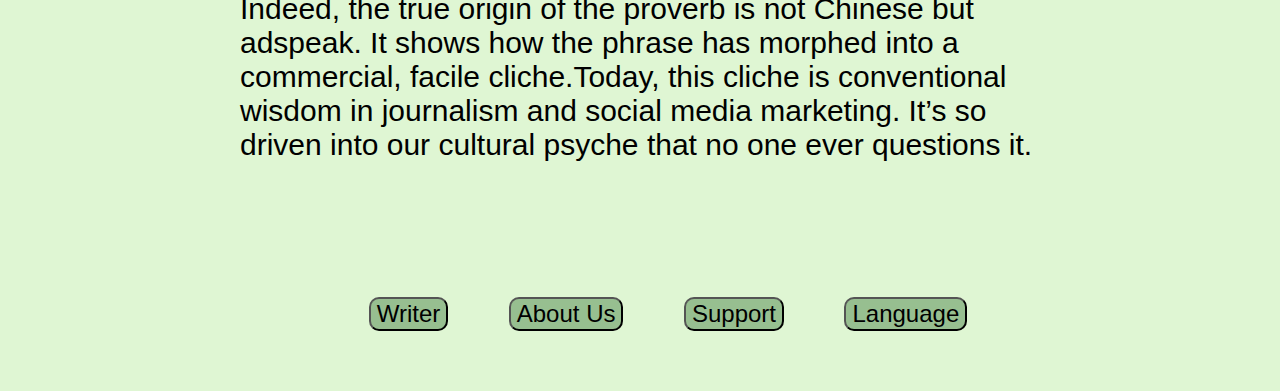
<file: Prog web/pagina-ORIGIN AND MYTH.html>
<!DOCTYPE html>
<html lang="it">
<head>
    <meta charset="UTF-8">
    <meta name="viewport" content="width=device-width, initial-scale=1.0">
    <title>Document</title>
    <link rel="stylesheet" href="style.css">
</head>
<body>
    
    <header>
        <p><a href="index.html">Home</a></p>
        
        <nav>
            <ul>
                <li><a href="#">iA</a></li>
                <li><a href="#">News</a></li>
                <li><a href="#">Design</a></li>
            </ul>
        </nav>
    </header>
    <div>
    <svg width="616" height="127" viewBox="0 0 616 127" fill="none" xmlns="http://wwww3.org/2000/svg">
        <path d="M540.411 87.5557L525.552 116.193C525.054 117.134 524.584 118.02 524.141 118.85C523.699 119.624 523.173 120.344 522.564 121.008C522.011 121.617 521.347 122.115 520.572 122.502C519.797 122.834 518.856 123 517.75 123H508.204C507.374 123 506.682 122.806 506.129 122.419C505.63 121.976 505.381 121.34 505.381 120.51C505.381 119.514 505.824 118.241 506.71 116.691L532.608 70.373L506.876 13.5127C506.212 12.0186 505.879 10.6904 505.879 9.52832C505.879 7.59147 506.488 6.15267 507.706 5.21191C508.978 4.27116 510.279 3.80078 511.607 3.80078H558.755C560.139 3.80078 561.301 3.99447 562.242 4.38184C563.238 4.71387 564.04 5.12891 564.649 5.62695C565.313 6.125 565.811 6.67839 566.143 7.28711C566.531 7.84049 566.835 8.33854 567.056 8.78125L577.349 31.5254L588.14 10.6074C588.638 9.72201 589.109 8.86426 589.551 8.03418C589.994 7.2041 590.492 6.4847 591.046 5.87598C591.654 5.21191 592.346 4.71387 593.121 4.38184C593.895 3.99447 594.836 3.80078 595.943 3.80078H605.489C606.374 3.80078 607.066 4.02214 607.564 4.46484C608.117 4.85221 608.394 5.46094 608.394 6.29102C608.394 7.23177 607.924 8.50456 606.983 10.1094L585.235 49.04L614.454 113.288C615.118 114.782 615.45 116.11 615.45 117.272C615.45 118.213 615.256 119.043 614.869 119.763C614.537 120.482 614.094 121.091 613.541 121.589C612.987 122.032 612.379 122.391 611.714 122.668C611.05 122.889 610.386 123 609.722 123H562.657C561.218 123 560.028 122.834 559.088 122.502C558.147 122.115 557.344 121.672 556.68 121.174C556.072 120.676 555.574 120.15 555.186 119.597C554.799 119.043 554.494 118.545 554.273 118.103L540.411 87.5557ZM561.578 13.5127C561.024 12.2399 560.416 11.4652 559.752 11.1885C559.088 10.9118 558.396 10.7734 557.676 10.7734H553.609L601.422 116.027H604.41C605.351 116.027 606.153 115.806 606.817 115.363C607.481 114.921 607.509 114.035 606.9 112.707L561.578 13.5127Z" fill="#1E1E1E"/>
        <path d="M466.329 45.4707V112.79C471.696 112.015 476.622 111.324 481.104 110.715C482.985 110.438 484.867 110.189 486.749 109.968C488.685 109.691 490.456 109.442 492.061 109.221C493.666 108.999 495.049 108.833 496.211 108.723C497.374 108.612 498.176 108.557 498.619 108.557C499.559 108.557 500.362 108.75 501.026 109.138C501.69 109.47 502.022 110.189 502.022 111.296V118.933C502.022 119.929 501.773 120.869 501.275 121.755C500.777 122.585 499.587 123 497.706 123H417.022C414.421 123 412.29 122.751 410.63 122.253C409.026 121.755 407.753 121.035 406.812 120.095C405.871 119.154 405.235 117.964 404.903 116.525C404.571 115.087 404.405 113.399 404.405 111.462V18.2441C404.405 15.0898 404.764 12.5719 405.484 10.6904C406.203 8.75358 407.227 7.28711 408.555 6.29102C409.883 5.23958 411.46 4.57552 413.287 4.29883C415.168 3.9668 417.243 3.80078 419.512 3.80078H494.551C496.433 3.80078 497.623 4.24349 498.121 5.12891C498.674 5.95898 498.951 6.89974 498.951 7.95117V13.8447C498.951 14.9515 498.646 15.6986 498.038 16.0859C497.484 16.418 496.737 16.584 495.796 16.584C495.243 16.584 494.385 16.5286 493.223 16.418C492.116 16.3073 490.816 16.1689 489.322 16.0029C487.828 15.7816 486.223 15.5602 484.507 15.3389C482.792 15.1175 481.076 14.8685 479.361 14.5918C475.376 13.9831 471.032 13.2913 466.329 12.5166V33.6006H497.207C498.37 33.6006 498.951 34.1816 498.951 35.3438V43.6445C498.951 44.862 498.37 45.4707 497.207 45.4707H466.329ZM459.273 11.3545L452.798 10.4414V114.616L459.273 113.786V11.3545Z" fill="#1E1E1E"/>
        <path d="M308.99 15.9199C305.393 16.6947 302.072 17.3864 299.029 17.9951C297.701 18.2718 296.372 18.5208 295.044 18.7422C293.772 18.9635 292.554 19.1849 291.392 19.4062C290.23 19.5723 289.178 19.7106 288.238 19.8213C287.352 19.932 286.688 19.9873 286.245 19.9873C285.305 19.9873 284.502 19.8213 283.838 19.4893C283.23 19.1019 282.925 18.3548 282.925 17.248V7.95117C282.925 6.89974 283.368 5.95898 284.253 5.12891C285.139 4.24349 286.522 3.80078 288.404 3.80078H391.416C393.298 3.80078 394.681 4.24349 395.567 5.12891C396.452 5.95898 396.895 6.89974 396.895 7.95117V17.248C396.895 18.3548 396.563 19.1019 395.899 19.4893C395.29 19.8213 394.515 19.9873 393.575 19.9873C393.077 19.9873 392.385 19.932 391.499 19.8213C390.614 19.7106 389.59 19.5723 388.428 19.4062C387.266 19.1849 386.021 18.9635 384.693 18.7422C383.42 18.5208 382.12 18.2718 380.791 17.9951C377.748 17.3864 374.427 16.6947 370.83 15.9199V111.628C370.83 113.509 370.664 115.17 370.332 116.608C370 117.992 369.364 119.182 368.423 120.178C367.538 121.118 366.293 121.838 364.688 122.336C363.083 122.779 361.036 123 358.545 123H321.524C318.923 123 316.792 122.751 315.132 122.253C313.527 121.755 312.255 121.035 311.314 120.095C310.428 119.154 309.82 117.964 309.488 116.525C309.156 115.087 308.99 113.399 308.99 111.462V15.9199ZM363.775 14.1768L357.3 12.7656V116.027C358.628 116.027 359.707 116 360.537 115.944C361.368 115.834 362.032 115.612 362.53 115.28C363.028 114.893 363.36 114.367 363.526 113.703C363.692 112.984 363.775 111.988 363.775 110.715V14.1768Z" fill="#1E1E1E"/>
        <path d="M202.783 32.3555C203.392 26.3236 205.025 21.2878 207.681 17.248C210.337 13.2083 213.63 9.9987 217.559 7.61914C221.488 5.18424 225.86 3.46875 230.674 2.47266C235.489 1.47656 240.358 0.978516 245.283 0.978516C249.323 0.978516 253.28 1.14453 257.154 1.47656C261.027 1.80859 264.597 2.19596 267.862 2.63867C271.127 3.08138 273.949 3.52409 276.328 3.9668C278.708 4.40951 280.451 4.74154 281.558 4.96289C282.222 5.12891 282.554 5.43327 282.554 5.87598C282.554 5.98665 282.499 6.31868 282.388 6.87207L281.143 12.8486C281.032 13.236 280.866 13.485 280.645 13.5957C280.479 13.651 280.313 13.6787 280.147 13.6787C277.712 13.6787 275.609 14.0938 273.838 14.9238C272.067 15.7539 270.601 16.916 269.439 18.4102C268.277 19.9043 267.391 21.6751 266.782 23.7227C266.174 25.7702 265.759 27.9837 265.537 30.3633L260.557 90.71C260.114 95.5798 258.869 100.173 256.822 104.489C254.774 108.806 251.924 112.569 248.272 115.778C244.619 118.988 240.137 121.534 234.824 123.415C229.512 125.297 223.425 126.237 216.563 126.237C211.97 126.237 207.543 126.016 203.281 125.573C199.02 125.131 195.147 124.605 191.66 123.996C188.174 123.387 185.158 122.806 182.613 122.253C180.122 121.644 178.324 121.201 177.217 120.925C176.553 120.759 176.221 120.454 176.221 120.012C176.221 119.956 176.276 119.652 176.387 119.099L177.798 112.79C177.909 112.403 178.047 112.181 178.213 112.126C178.434 112.015 178.628 111.96 178.794 111.96C181.229 111.96 183.47 111.6 185.518 110.881C187.621 110.161 189.447 108.972 190.996 107.312C192.546 105.651 193.819 103.493 194.815 100.837C195.866 98.1807 196.586 94.9157 196.973 91.042L202.783 32.3555ZM228.433 118.352C232.639 117.355 236.263 115.889 239.307 113.952C242.406 111.96 244.951 109.691 246.944 107.146C248.991 104.6 250.541 101.916 251.592 99.0938C252.699 96.2161 253.363 93.4215 253.584 90.71L258.565 30.3633C258.731 28.1497 259.063 26.0469 259.561 24.0547C260.114 22.0625 260.834 20.264 261.719 18.6592C262.66 17.0544 263.822 15.6986 265.205 14.5918C266.644 13.4297 268.332 12.6273 270.269 12.1846C266.34 12.3506 263.185 13.0146 260.806 14.1768C258.482 15.3389 256.683 16.8053 255.41 18.5762C254.138 20.2917 253.252 22.2008 252.754 24.3037C252.311 26.4066 252.007 28.4264 251.841 30.3633L246.778 90.71C246.556 93.2555 245.975 95.8564 245.034 98.5127C244.149 101.114 242.904 103.632 241.299 106.066C239.75 108.446 237.896 110.715 235.738 112.873C233.579 114.976 231.144 116.802 228.433 118.352Z" fill="#1E1E1E"/>
        <path d="M107.866 15.4219C107.866 13.485 108.032 11.7972 108.364 10.3584C108.696 8.9196 109.333 7.72982 110.274 6.78906C111.214 5.79297 112.515 5.0459 114.175 4.54785C115.835 4.0498 117.993 3.80078 120.65 3.80078H157.671C160.881 3.80078 163.316 4.27116 164.976 5.21191C166.691 6.15267 167.881 7.34245 168.545 8.78125C169.264 10.1647 169.652 11.6589 169.707 13.2637C169.762 14.8132 169.79 16.252 169.79 17.5801V109.553C169.79 110.826 169.679 112.237 169.458 113.786C169.237 115.336 168.683 116.802 167.798 118.186C166.913 119.514 165.557 120.648 163.731 121.589C161.904 122.53 159.387 123 156.177 123H120.65C117.993 123 115.835 122.751 114.175 122.253C112.515 121.755 111.214 121.035 110.274 120.095C109.333 119.154 108.696 117.964 108.364 116.525C108.032 115.087 107.866 113.399 107.866 111.462V15.4219ZM162.735 16.0859C162.735 14.8685 162.651 13.9001 162.485 13.1807C162.319 12.4613 161.987 11.9355 161.489 11.6035C160.991 11.2161 160.327 10.9948 159.497 10.9395C158.667 10.8288 157.588 10.7734 156.26 10.7734V116.027C157.588 116.027 158.667 116 159.497 115.944C160.327 115.834 160.991 115.612 161.489 115.28C161.987 114.893 162.319 114.367 162.485 113.703C162.651 112.984 162.735 111.988 162.735 110.715V16.0859Z" fill="#1E1E1E"/>
        <path d="M73.96 54.3525L85.415 10.6074C85.6364 9.61133 85.8577 8.69824 86.0791 7.86816C86.3005 7.03809 86.5771 6.31868 86.9092 5.70996C87.2965 5.10124 87.7669 4.63086 88.3203 4.29883C88.929 3.9668 89.7314 3.80078 90.7275 3.80078H99.1113C99.9414 3.80078 100.605 3.9668 101.104 4.29883C101.602 4.63086 101.851 5.18424 101.851 5.95898C101.851 7.01042 101.574 8.39388 101.021 10.1094L66.3232 115.197C65.4932 117.743 64.4971 119.68 63.335 121.008C62.2282 122.336 60.485 123 58.1055 123H46.5674C45.2946 123 44.2432 122.751 43.4131 122.253C42.583 121.755 41.8636 121.146 41.2549 120.427C40.7015 119.652 40.2311 118.822 39.8438 117.937C39.5117 117.051 39.2074 116.193 38.9307 115.363L0.830078 13.5127C0.276693 12.0739 0 10.7734 0 9.61133C0 7.67448 0.608724 6.23568 1.82617 5.29492C3.04362 4.29883 4.31641 3.80078 5.64453 3.80078H52.71C54.0934 3.80078 55.2555 3.9668 56.1963 4.29883C57.1924 4.57552 58.0225 5.01823 58.6865 5.62695C59.3506 6.18034 59.904 6.87207 60.3467 7.70215C60.7894 8.47689 61.1491 9.33464 61.4258 10.2754L73.96 54.3525ZM55.1172 13.3467C54.8405 12.4059 54.3978 11.7419 53.7891 11.3545C53.1803 10.9671 52.4056 10.7734 51.4648 10.7734H47.7295L67.3193 79.6699L70.5566 67.4678L55.1172 13.3467Z" fill="#1E1E1E"/>
        <path fill-rule="evenodd" clip-rule="evenodd" d="M540.411 87.5557L554.273 118.103C554.494 118.545 554.799 119.043 555.186 119.597C555.573 120.15 556.072 120.676 556.68 121.174C557.344 121.672 558.147 122.115 559.088 122.502C560.028 122.834 561.218 123 562.657 123H609.722C610.386 123 611.05 122.889 611.714 122.668C612.379 122.391 612.987 122.032 613.541 121.589C614.094 121.091 614.537 120.482 614.869 119.763C615.256 119.043 615.45 118.213 615.45 117.272C615.45 116.11 615.118 114.782 614.454 113.288L585.235 49.04L606.983 10.1094C607.924 8.50455 608.394 7.23177 608.394 6.29102C608.394 5.46094 608.117 4.85221 607.564 4.46484C607.066 4.02213 606.374 3.80078 605.489 3.80078H595.943C594.836 3.80078 593.895 3.99447 593.121 4.38184C592.346 4.71387 591.654 5.21191 591.046 5.87598C590.492 6.4847 589.994 7.2041 589.551 8.03418C589.109 8.86426 588.638 9.72201 588.14 10.6074L577.349 31.5254L567.056 8.78125C566.835 8.33854 566.531 7.84049 566.143 7.28711C565.811 6.67838 565.313 6.125 564.649 5.62695C564.04 5.12891 563.238 4.71387 562.242 4.38184C561.301 3.99447 560.139 3.80078 558.755 3.80078H511.607C510.279 3.80078 508.978 4.27116 507.706 5.21191C506.488 6.15267 505.879 7.59147 505.879 9.52832C505.879 10.6904 506.212 12.0186 506.876 13.5127L532.608 70.373L506.71 116.691C505.824 118.241 505.381 119.514 505.381 120.51C505.381 121.34 505.63 121.976 506.129 122.419C506.682 122.806 507.374 123 508.204 123H517.75C518.856 123 519.797 122.834 520.572 122.502C521.347 122.115 522.011 121.617 522.564 121.008C523.173 120.344 523.698 119.624 524.141 118.85C524.584 118.02 525.054 117.134 525.552 116.193L540.411 87.5557ZM524.669 115.725L524.665 115.733C524.666 115.73 524.667 115.728 524.669 115.725ZM524.669 115.725L540.471 85.2684L555.167 117.655C555.17 117.661 555.173 117.666 555.175 117.671C555.368 118.054 555.642 118.504 556.005 119.023C556.329 119.486 556.756 119.941 557.297 120.386C557.872 120.815 558.584 121.211 559.444 121.567C560.239 121.844 561.299 122 562.657 122H609.722C610.262 122 610.808 121.912 611.364 121.731C611.92 121.495 612.429 121.194 612.893 120.826C613.329 120.428 613.686 119.938 613.961 119.344L613.974 119.316L613.988 119.289C614.286 118.736 614.45 118.073 614.45 117.272C614.45 116.297 614.17 115.113 613.543 113.702L613.54 113.694M613.54 113.694L584.115 48.9938L606.115 9.61261L606.12 9.60365C607.043 8.02907 607.394 6.95143 607.394 6.29102C607.394 5.70289 607.214 5.44066 606.991 5.28407L606.943 5.2508L606.9 5.21225C606.638 4.97946 606.211 4.80078 605.489 4.80078H595.943C594.95 4.80078 594.171 4.97488 593.568 5.27626L593.542 5.28941L593.515 5.30098C592.88 5.57287 592.304 5.98342 591.785 6.54865C591.295 7.08814 590.843 7.73746 590.434 8.50477C589.99 9.33692 589.519 10.1959 589.021 11.0817C589.018 11.087 589.015 11.0923 589.012 11.0977L577.29 33.8207L566.162 9.22846C566.159 9.22304 566.156 9.21759 566.154 9.21214C565.961 8.82936 565.687 8.37978 565.324 7.86057L565.292 7.8149L565.265 7.76596C565.014 7.30525 564.621 6.85576 564.049 6.42696L564.032 6.41428L564.016 6.40091C563.527 6.00094 562.843 5.6362 561.926 5.33052L561.893 5.31963L561.861 5.30651C561.076 4.98329 560.052 4.80078 558.755 4.80078H511.607C510.534 4.80078 509.44 5.17547 508.309 6.00953C507.404 6.71312 506.879 7.81808 506.879 9.52832C506.879 10.5054 507.16 11.691 507.789 13.105C507.789 13.1055 507.789 13.106 507.789 13.1066L533.727 70.4206L507.578 117.188C506.72 118.689 506.381 119.777 506.381 120.51C506.381 121.094 506.539 121.424 506.753 121.634C507.098 121.859 507.563 122 508.204 122H517.75C518.747 122 519.537 121.852 520.151 121.594C520.81 121.261 521.364 120.841 521.824 120.335L521.827 120.332C522.383 119.726 522.862 119.07 523.266 118.365C523.705 117.542 524.171 116.665 524.665 115.733M559.752 11.1885C560.416 11.4652 561.024 12.2399 561.578 13.5127L606.9 112.707C607.509 114.035 607.481 114.921 606.817 115.363C606.153 115.806 605.351 116.027 604.41 116.027H601.422L553.609 10.7734H557.676C558.396 10.7734 559.088 10.9118 559.752 11.1885ZM607.809 112.29C608.141 113.015 608.356 113.732 608.335 114.398C608.313 115.123 608.005 115.773 607.372 116.195C606.516 116.766 605.512 117.027 604.41 117.027H600.777L552.056 9.77344H557.676C558.528 9.77344 559.35 9.93793 560.136 10.2654C561.178 10.6995 561.919 11.7927 562.491 13.1051C562.492 13.108 562.494 13.111 562.495 13.114L607.809 112.29Z" fill="black"/>
        <path fill-rule="evenodd" clip-rule="evenodd" d="M466.329 45.4707H497.207C498.37 45.4707 498.951 44.862 498.951 43.6445V35.3438C498.951 34.1816 498.37 33.6006 497.207 33.6006H466.329V12.5166C466.664 12.5718 466.997 12.6266 467.329 12.6809C471.65 13.3895 475.66 14.0264 479.361 14.5918C481.076 14.8685 482.792 15.1175 484.507 15.3389C486.223 15.5602 487.828 15.7816 489.322 16.0029C490.816 16.1689 492.116 16.3073 493.223 16.418C494.385 16.5286 495.243 16.584 495.796 16.584C496.737 16.584 497.484 16.418 498.038 16.0859C498.646 15.6986 498.951 14.9515 498.951 13.8447V7.95117C498.951 6.89974 498.674 5.95898 498.121 5.12891C497.623 4.24349 496.433 3.80078 494.551 3.80078H419.512C417.243 3.80078 415.168 3.9668 413.287 4.29883C411.46 4.57552 409.883 5.23959 408.555 6.29102C407.227 7.28711 406.203 8.75358 405.484 10.6904C404.764 12.5719 404.405 15.0898 404.405 18.2441V111.462C404.405 113.399 404.571 115.087 404.903 116.525C405.235 117.964 405.871 119.154 406.812 120.095C407.753 121.035 409.026 121.755 410.63 122.253C412.29 122.751 414.421 123 417.022 123H497.706C499.587 123 500.777 122.585 501.275 121.755C501.773 120.869 502.022 119.929 502.022 118.933V111.296C502.022 110.189 501.69 109.47 501.026 109.138C500.362 108.75 499.559 108.557 498.619 108.557C498.176 108.557 497.374 108.612 496.211 108.723C495.049 108.833 493.666 108.999 492.061 109.221C490.456 109.442 488.685 109.691 486.749 109.968C484.867 110.189 482.985 110.438 481.104 110.715C476.901 111.286 472.31 111.929 467.329 112.646C466.997 112.694 466.664 112.742 466.329 112.79V45.4707ZM500.411 121.25C500.822 120.516 501.022 119.748 501.022 118.933V111.296C501.022 110.36 500.751 110.118 500.579 110.032L500.55 110.018L500.522 110.001C500.042 109.721 499.422 109.557 498.619 109.557C498.23 109.557 497.472 109.607 496.306 109.718C495.162 109.827 493.793 109.991 492.198 110.211C490.595 110.432 488.826 110.681 486.89 110.958L486.878 110.959L486.865 110.961C484.993 111.181 483.121 111.429 481.249 111.704L481.239 111.706C476.759 112.314 471.837 113.005 466.471 113.78L465.329 113.945V44.4707H497.207C497.622 44.4707 497.753 44.3644 497.792 44.3237C497.839 44.2742 497.951 44.1104 497.951 43.6445V35.3438C497.951 34.9168 497.845 34.7803 497.808 34.7435C497.771 34.7066 497.634 34.6006 497.207 34.6006H465.329V11.3384L466.491 11.5299C471.192 12.3041 475.532 12.9952 479.512 13.6033L479.52 13.6045C481.225 13.8796 482.93 14.1271 484.635 14.3471C486.349 14.5682 487.954 14.7896 489.45 15.0111C490.933 15.1758 492.223 15.313 493.321 15.4227C494.476 15.5328 495.294 15.584 495.796 15.584C496.624 15.584 497.167 15.4375 497.51 15.2359C497.698 15.1112 497.951 14.7862 497.951 13.8447V7.95117C497.951 7.08595 497.726 6.34032 497.289 5.68361L497.268 5.65214L497.249 5.61917C497.039 5.24599 496.377 4.80078 494.551 4.80078H419.512C417.291 4.80078 415.275 4.96338 413.46 5.28362L413.448 5.28572L413.436 5.28754C411.766 5.54058 410.355 6.1413 409.176 7.07506L409.166 7.08318L409.155 7.09102C408.014 7.94676 407.09 9.23766 406.421 11.0386L406.418 11.0476C405.76 12.7692 405.405 15.1507 405.405 18.2441V111.462C405.405 113.345 405.566 114.954 405.877 116.301C406.172 117.577 406.725 118.594 407.519 119.388C408.318 120.186 409.435 120.834 410.922 121.296C412.454 121.755 414.477 122 417.022 122H497.706C499.534 122 500.205 121.58 500.411 121.25ZM459.273 11.3545V113.786L452.798 114.616V10.4414L459.273 11.3545ZM460.273 10.4856V114.666L451.798 115.753V9.29049L460.273 10.4856Z" fill="black"/>
        <path fill-rule="evenodd" clip-rule="evenodd" d="M282.532 5.68769C282.547 5.7474 282.554 5.81016 282.554 5.87598C282.554 5.98666 282.499 6.31869 282.388 6.87207L281.925 9.09336V7.95117C281.925 7.131 282.137 6.3745 282.532 5.68769ZM370.83 15.9199C371.166 15.9922 371.5 16.0638 371.83 16.1347C375.045 16.8231 378.032 17.4432 380.791 17.9951C382.12 18.2718 383.42 18.5208 384.693 18.7422C386.021 18.9635 387.266 19.1849 388.428 19.4062C389.59 19.5723 390.614 19.7106 391.499 19.8213C392.385 19.932 393.077 19.9873 393.575 19.9873C394.515 19.9873 395.29 19.8213 395.899 19.4893C396.563 19.1019 396.895 18.3548 396.895 17.248V7.95117C396.895 6.89974 396.452 5.95898 395.567 5.12891C394.681 4.24349 393.298 3.80078 391.416 3.80078H288.404C286.522 3.80078 285.139 4.24349 284.253 5.12891C283.368 5.95898 282.925 6.89974 282.925 7.95117V17.248C282.925 18.3548 283.23 19.1019 283.838 19.4893C284.502 19.8213 285.305 19.9873 286.245 19.9873C286.688 19.9873 287.352 19.932 288.238 19.8213C289.178 19.7106 290.23 19.5723 291.392 19.4062C292.554 19.1849 293.772 18.9635 295.044 18.7422C296.372 18.5208 297.701 18.2718 299.029 17.9951C301.788 17.4432 304.775 16.8231 307.99 16.1347C308.321 16.0638 308.654 15.9922 308.99 15.9199V111.462C308.99 113.399 309.156 115.087 309.488 116.525C309.82 117.964 310.428 119.154 311.314 120.095C312.255 121.035 313.527 121.755 315.132 122.253C316.792 122.751 318.923 123 321.524 123H358.545C361.036 123 363.083 122.779 364.688 122.336C366.293 121.838 367.538 121.118 368.423 120.178C369.364 119.182 370 117.992 370.332 116.608C370.664 115.17 370.83 113.509 370.83 111.628V15.9199ZM369.359 116.38C369.669 115.033 369.83 113.452 369.83 111.628V14.6816L371.041 14.9423C374.634 15.7162 377.949 16.4069 380.987 17.0145L380.995 17.0161C382.312 17.2905 383.601 17.5372 384.861 17.7564C386.186 17.9772 387.429 18.1982 388.592 18.4195C389.741 18.5835 390.751 18.72 391.623 18.829C392.494 18.9379 393.138 18.9873 393.575 18.9873C394.396 18.9873 394.988 18.843 395.406 18.6189C395.636 18.4797 395.895 18.157 395.895 17.248V7.95117C395.895 7.2196 395.601 6.5314 394.883 5.85844L394.871 5.84741L394.86 5.83601C394.238 5.21425 393.164 4.80078 391.416 4.80078H288.404C286.656 4.80078 285.582 5.21425 284.96 5.83601L284.949 5.84741L284.937 5.85844C284.219 6.5314 283.925 7.2196 283.925 7.95117V17.248C283.925 18.1477 284.156 18.4845 284.34 18.6214C284.826 18.8519 285.45 18.9873 286.245 18.9873C286.623 18.9873 287.237 18.9386 288.114 18.829L288.121 18.8281C289.046 18.7193 290.081 18.5832 291.228 18.4195C292.389 18.1986 293.604 17.9777 294.873 17.757L294.88 17.7558C296.195 17.5367 297.51 17.2901 298.825 17.0161L298.833 17.0145C301.871 16.4069 305.186 15.7162 308.779 14.9423L309.99 14.6816V111.462C309.99 113.345 310.151 114.954 310.462 116.301C310.759 117.586 311.29 118.606 312.032 119.399C312.83 120.192 313.943 120.836 315.424 121.296C316.956 121.755 318.979 122 321.524 122H358.545C360.977 122 362.922 121.784 364.407 121.376C365.887 120.915 366.961 120.273 367.695 119.492L367.696 119.491C368.511 118.628 369.066 117.598 369.359 116.38ZM363.775 14.1768V110.715C363.775 111.988 363.692 112.984 363.526 113.703C363.36 114.367 363.028 114.893 362.53 115.28C362.032 115.612 361.368 115.834 360.537 115.944C359.927 115.985 359.181 116.011 358.3 116.022C357.984 116.025 357.651 116.027 357.3 116.027V12.7656L363.775 14.1768ZM364.775 13.3712V110.715C364.775 112.017 364.691 113.101 364.5 113.928L364.498 113.937L364.496 113.946C364.281 114.807 363.834 115.533 363.144 116.07L363.115 116.092L363.084 116.112C362.419 116.556 361.594 116.812 360.67 116.936L360.637 116.94L360.604 116.942C359.743 117 358.639 117.027 357.3 117.027H356.3V11.5242L364.775 13.3712Z" fill="black"/>
        <path fill-rule="evenodd" clip-rule="evenodd" d="M217.559 7.61914C213.63 9.9987 210.337 13.2083 207.681 17.248C205.025 21.2878 203.392 26.3236 202.783 32.3555L196.973 91.042C196.586 94.9157 195.866 98.1807 194.815 100.837C193.819 103.493 192.546 105.651 190.996 107.312C189.447 108.972 187.621 110.161 185.518 110.881C183.47 111.6 181.229 111.96 178.794 111.96C178.628 111.96 178.434 112.015 178.213 112.126C178.047 112.181 177.909 112.403 177.798 112.79L176.387 119.099C176.276 119.652 176.221 119.956 176.221 120.012C176.221 120.454 176.553 120.759 177.217 120.925C178.324 121.201 180.122 121.644 182.613 122.253C185.158 122.806 188.174 123.387 191.66 123.996C195.147 124.605 199.02 125.131 203.281 125.573C207.543 126.016 211.97 126.237 216.563 126.237C223.425 126.237 229.512 125.297 234.824 123.415C240.137 121.534 244.619 118.988 248.272 115.778C251.924 112.569 254.774 108.806 256.822 104.489C258.869 100.173 260.114 95.5798 260.557 90.71L265.537 30.3633C265.759 27.9837 266.174 25.7702 266.782 23.7227C267.391 21.6751 268.277 19.9043 269.439 18.4102C270.601 16.916 272.067 15.7539 273.838 14.9238C275.609 14.0938 277.712 13.6787 280.147 13.6787C280.313 13.6787 280.479 13.651 280.645 13.5957C280.866 13.485 281.032 13.236 281.143 12.8486L282.388 6.87207C282.499 6.31869 282.554 5.98666 282.554 5.87598C282.554 5.43327 282.222 5.12891 281.558 4.96289C280.451 4.74154 278.708 4.40951 276.328 3.9668C273.949 3.52409 271.127 3.08138 267.862 2.63867C264.597 2.19596 261.027 1.80859 257.154 1.47656C253.28 1.14453 249.323 0.978516 245.283 0.978516C240.358 0.978516 235.489 1.47656 230.674 2.47266C225.86 3.46875 221.488 5.18424 217.559 7.61914ZM281.336 5.93839C280.235 5.71843 278.506 5.38911 276.145 4.94993C273.787 4.51106 270.981 4.07084 267.727 3.6296C264.481 3.18945 260.928 2.80378 257.068 2.47291C253.224 2.1434 249.296 1.97852 245.283 1.97852C240.426 1.97852 235.624 2.46964 230.877 3.45192C226.17 4.42578 221.909 6.09984 218.086 8.46915L218.077 8.47455C214.282 10.7729 211.095 13.8754 208.516 17.7975C205.968 21.6726 204.375 26.5444 203.778 32.4559L197.968 91.1405C197.575 95.0716 196.841 98.4313 195.748 101.197C194.717 103.942 193.384 106.219 191.727 107.994C190.069 109.77 188.106 111.052 185.846 111.826C183.685 112.584 181.337 112.958 178.811 112.96C178.808 112.961 178.804 112.962 178.799 112.963C178.797 112.964 178.794 112.965 178.791 112.965C178.788 112.973 178.786 112.98 178.783 112.988C178.778 113.004 178.773 113.021 178.767 113.039L177.365 119.306C177.315 119.556 177.278 119.75 177.252 119.889C177.303 119.91 177.371 119.933 177.46 119.955C178.562 120.23 180.354 120.671 182.838 121.279C185.364 121.827 188.361 122.405 191.832 123.011C195.292 123.615 199.142 124.138 203.385 124.579C207.609 125.017 212.002 125.237 216.563 125.237C223.335 125.237 229.306 124.309 234.491 122.472C239.702 120.627 244.069 118.141 247.612 115.027C251.164 111.906 253.93 108.252 255.918 104.061C257.914 99.8538 259.128 95.3761 259.561 90.6216C259.561 90.6209 259.561 90.6201 259.561 90.6194L264.542 30.2707C264.768 27.8335 265.195 25.5548 265.824 23.4377C266.464 21.2862 267.402 19.4003 268.649 17.7962C269.912 16.1732 271.505 14.9132 273.414 14.0184C275.346 13.1127 277.6 12.6787 280.147 12.6787C280.155 12.6576 280.163 12.633 280.172 12.6047L281.407 6.67596C281.408 6.6741 281.408 6.67225 281.408 6.6704C281.462 6.40095 281.501 6.19331 281.526 6.04361C281.528 6.02917 281.531 6.0155 281.533 6.00257C281.485 5.98254 281.42 5.9603 281.336 5.93839ZM283.552 5.94035C283.546 6.08005 283.521 6.24174 283.499 6.37241C283.469 6.55371 283.425 6.78696 283.369 7.06818L283.367 7.07603L282.925 9.19639V7.95117C282.925 7.62703 282.967 7.3134 283.051 7.01029C283.052 7.00854 283.052 7.00681 283.053 7.00506C283.156 6.63441 283.323 6.27951 283.552 5.94035ZM228.663 119.325L227.937 117.483C230.576 115.975 232.941 114.201 235.035 112.161C237.146 110.05 238.953 107.836 240.461 105.521L240.464 105.516C242.025 103.148 243.231 100.706 244.088 98.1904L244.092 98.1788C245.007 95.5951 245.568 93.078 245.781 90.6257C245.781 90.6249 245.781 90.6241 245.781 90.6233L250.845 30.2797L250.845 30.2779C251.015 28.2965 251.325 26.2363 251.776 24.0977L251.778 24.0854L251.781 24.0732C252.309 21.8422 253.251 19.8103 254.603 17.986C255.987 16.0635 257.92 14.5017 260.359 13.2823L260.367 13.2782C262.916 12.0336 266.221 11.3547 270.227 11.1855L270.492 13.1594C268.692 13.5708 267.145 14.3103 265.834 15.3697L265.83 15.3727C264.55 16.3967 263.469 17.6542 262.588 19.1539C261.749 20.6763 261.061 22.3933 260.528 24.31C260.046 26.2392 259.724 28.2814 259.562 30.4381L259.561 30.4455L254.581 90.7913C254.351 93.6081 253.663 96.4945 252.527 99.4477C251.436 102.375 249.833 105.148 247.727 107.767C245.657 110.41 243.026 112.75 239.848 114.793L239.844 114.796C236.689 116.803 232.957 118.308 228.663 119.325ZM246.944 107.146C248.991 104.6 250.541 101.916 251.592 99.0938C252.699 96.2161 253.363 93.4216 253.584 90.71L258.565 30.3633C258.731 28.1497 259.063 26.0469 259.561 24.0547C260.114 22.0625 260.834 20.264 261.719 18.6592C262.66 17.0544 263.822 15.6986 265.205 14.5918C265.714 14.181 266.254 13.8152 266.824 13.4943C267.868 12.9074 269.017 12.4708 270.269 12.1846C268.921 12.2415 267.665 12.357 266.5 12.5311C264.267 12.8646 262.369 13.4132 260.806 14.1768C258.482 15.3389 256.683 16.8053 255.41 18.5762C254.138 20.2917 253.252 22.2008 252.754 24.3037C252.311 26.4066 252.007 28.4264 251.841 30.3633L246.778 90.71C246.556 93.2555 245.975 95.8564 245.034 98.5127C244.149 101.114 242.904 103.632 241.299 106.066C239.75 108.446 237.896 110.715 235.738 112.873C234.38 114.195 232.914 115.408 231.338 116.512C230.408 117.163 229.439 117.776 228.433 118.352C229.595 118.076 230.713 117.765 231.787 117.418C234.598 116.509 237.104 115.354 239.307 113.952C242.406 111.96 244.951 109.691 246.944 107.146Z" fill="black"/>
        <path fill-rule="evenodd" clip-rule="evenodd" d="M108.364 10.3584C108.032 11.7972 107.866 13.485 107.866 15.4219V111.462C107.866 113.399 108.032 115.087 108.364 116.525C108.696 117.964 109.333 119.154 110.274 120.095C111.214 121.035 112.515 121.755 114.175 122.253C115.835 122.751 117.993 123 120.65 123H156.177C159.387 123 161.904 122.53 163.731 121.589C165.557 120.648 166.913 119.514 167.798 118.186C168.683 116.802 169.237 115.336 169.458 113.786C169.679 112.237 169.79 110.826 169.79 109.553V17.5801C169.79 16.252 169.762 14.8131 169.707 13.2637C169.652 11.6589 169.264 10.1647 168.545 8.78125C167.881 7.34245 166.691 6.15267 164.976 5.21191C163.316 4.27116 160.881 3.80078 157.671 3.80078H120.65C117.993 3.80078 115.835 4.0498 114.175 4.54785C112.515 5.0459 111.214 5.79297 110.274 6.78906C109.333 7.72982 108.696 8.91959 108.364 10.3584ZM166.961 117.638C167.77 116.372 168.268 115.043 168.468 113.645C168.684 112.132 168.79 110.769 168.79 109.553V17.5801C168.79 16.2656 168.763 14.8389 168.708 13.2994L168.708 13.2981C168.657 11.8376 168.306 10.4899 167.658 9.2426L167.647 9.2217L167.637 9.20031C167.082 7.99766 166.067 6.95113 164.495 6.08873L164.483 6.08202C163.043 5.26608 160.812 4.80078 157.671 4.80078H120.65C118.045 4.80078 115.994 5.04629 114.462 5.50568C112.926 5.96651 111.793 6.63648 111.001 7.47569L110.991 7.48607L110.981 7.49617C110.187 8.29013 109.633 9.30637 109.339 10.5833C109.028 11.9296 108.866 13.5387 108.866 15.4219V111.462C108.866 113.345 109.028 114.954 109.339 116.301C109.633 117.577 110.187 118.594 110.981 119.388C111.774 120.181 112.914 120.831 114.462 121.295C115.994 121.755 118.045 122 120.65 122H156.177C159.308 122 161.646 121.538 163.273 120.7C164.986 119.817 166.193 118.787 166.961 117.638ZM162.485 13.1807C162.651 13.9001 162.735 14.8685 162.735 16.0859V110.715C162.735 111.988 162.651 112.984 162.485 113.703C162.319 114.367 161.987 114.893 161.489 115.28C160.991 115.612 160.327 115.834 159.497 115.944C158.886 115.985 158.141 116.011 157.26 116.022C156.944 116.025 156.611 116.027 156.26 116.027V10.7734C156.611 10.7734 156.944 10.7773 157.26 10.785C158.141 10.8065 158.886 10.858 159.497 10.9395C160.327 10.9948 160.991 11.2161 161.489 11.6035C161.987 11.9355 162.319 12.4613 162.485 13.1807ZM162.075 10.7923C162.813 11.2974 163.253 12.0613 163.46 12.9558C163.65 13.781 163.735 14.8348 163.735 16.0859V110.715C163.735 112.017 163.651 113.101 163.46 113.928L163.458 113.937L163.456 113.946C163.24 114.807 162.793 115.533 162.103 116.07L162.074 116.092L162.044 116.112C161.379 116.556 160.554 116.812 159.629 116.936L159.597 116.94L159.564 116.942C158.702 117 157.599 117.027 156.26 117.027H155.26V9.77344H156.26C157.594 9.77344 158.711 9.82803 159.597 9.94398C160.538 10.0113 161.389 10.2698 162.075 10.7923Z" fill="black"/>
        <path fill-rule="evenodd" clip-rule="evenodd" d="M73.96 54.3525L61.4258 10.2754C61.1491 9.33463 60.7894 8.47689 60.3467 7.70215C59.904 6.87207 59.3506 6.18034 58.6865 5.62695C58.0225 5.01823 57.1924 4.57552 56.1963 4.29883C55.2555 3.9668 54.0934 3.80078 52.71 3.80078H5.64453C4.31641 3.80078 3.04362 4.29883 1.82617 5.29492C0.608724 6.23568 0 7.67448 0 9.61133C0 10.7734 0.276693 12.0739 0.830078 13.5127L38.9307 115.363C39.2074 116.193 39.5117 117.051 39.8438 117.937C40.2311 118.822 40.7015 119.652 41.2549 120.427C41.8636 121.146 42.583 121.755 43.4131 122.253C44.2432 122.751 45.2946 123 46.5674 123H58.1055C60.485 123 62.2282 122.336 63.335 121.008C64.4971 119.68 65.4932 117.743 66.3232 115.197L101.021 10.1094C101.574 8.39388 101.851 7.01041 101.851 5.95898C101.851 5.18424 101.602 4.63086 101.104 4.29883C100.605 3.9668 99.9414 3.80078 99.1113 3.80078H90.7275C89.7314 3.80078 88.929 3.9668 88.3203 4.29883C87.7669 4.63086 87.2965 5.10123 86.9092 5.70996C86.5771 6.31869 86.3005 7.03809 86.0791 7.86816C85.8577 8.69824 85.6364 9.61133 85.415 10.6074L73.96 54.3525ZM87.7708 6.21878C87.4915 6.7377 87.2469 7.36985 87.0453 8.12582C86.8282 8.94018 86.6101 9.83946 86.3912 10.8244L86.3872 10.8426L73.9997 58.1483L60.4664 10.5576C60.466 10.5562 60.4656 10.5548 60.4652 10.5535C60.2085 9.6817 59.8783 8.89812 59.4784 8.19829L59.4712 8.18562L59.4643 8.17274C59.077 7.44645 58.6028 6.85887 58.0463 6.39517L58.0282 6.38006L58.0108 6.36411C57.4791 5.87672 56.7953 5.50308 55.9286 5.26234L55.8957 5.2532L55.8635 5.24182C55.0621 4.959 54.0206 4.80078 52.71 4.80078H5.64453C4.58809 4.80078 3.53259 5.19083 2.45941 6.06888L2.44864 6.0777L2.43762 6.0862C1.52749 6.78949 1 7.89594 1 9.61133C1 10.6179 1.24053 11.7942 1.76342 13.1537L1.76673 13.1623L39.8736 115.03L39.8793 115.047C40.1492 115.857 40.4462 116.694 40.7705 117.56C41.1228 118.361 41.5475 119.111 42.0446 119.812C42.575 120.432 43.2009 120.959 43.9276 121.395C44.5606 121.775 45.4202 122 46.5674 122H58.1055C60.3058 122 61.7142 121.391 62.5667 120.368L62.5745 120.358L62.5824 120.349C63.6218 119.161 64.5647 117.364 65.3725 114.887L65.3737 114.884L100.069 9.80238C100.069 9.80117 100.07 9.79997 100.07 9.79877C100.61 8.12413 100.851 6.85706 100.851 5.95898C100.851 5.40839 100.688 5.22367 100.549 5.13087C100.267 4.94316 99.8178 4.80078 99.1113 4.80078H90.7275C89.843 4.80078 89.2284 4.94795 88.8167 5.16727C88.4265 5.40536 88.0759 5.74728 87.7708 6.21878ZM53.7891 11.3545C54.3978 11.7419 54.8405 12.4059 55.1172 13.3467L70.5566 67.4678L67.3193 79.6699L47.7295 10.7734H51.4648C52.4056 10.7734 53.1803 10.9671 53.7891 11.3545ZM56.0766 13.0645L56.0789 13.0723L71.5938 67.4581L67.3527 83.4437L46.4055 9.77344H51.4648C52.539 9.77344 53.5148 9.99463 54.3259 10.5108C55.2021 11.0684 55.7562 11.9755 56.0766 13.0645Z" fill="black"/>
        </svg>
    </div>
    <main>
        <section class="info">
        </section>
        <section class="ORIGIN">     
     <img src="immagini/uomoconocchiali.png" alt="" srcset=""></a>
     <div class="bio">
            <h2>ORIGIN</h2>
                <p>The phrase a picture is worth a thousand words has two popular origin stories. One version credits advertising executive Frederick R. Barnard, who attributed the phrase to an ancient Chinese proverb. The closest Chinese equivalent translates to “Hearing something a hundred times isn’t better than seeing it once.”
                </p>
                <p>The fact that he did so in a piece he wrote about the effectiveness of graphics in advertising is deeply telling. Indeed, the true origin of the proverb is not Chinese but adspeak. It shows how the phrase has morphed into a commercial, facile cliche.Today, this cliche is conventional wisdom in journalism and social media marketing. It’s so driven into our cultural psyche that no one ever questions it. </p>
            </div>
                </section>
            </div>
            
               
            


        </section>
        <section class="info">
        </section>
        <section class="ORIGIN">

    <section class="ORIGIN">   
    </main>
    <footer>
        <button>Writer</button>
        <button>About Us</button>
        <button>Support</button>
        <button>Language</button>
    </footer>
</section>
        
</body>

</html>
</file>
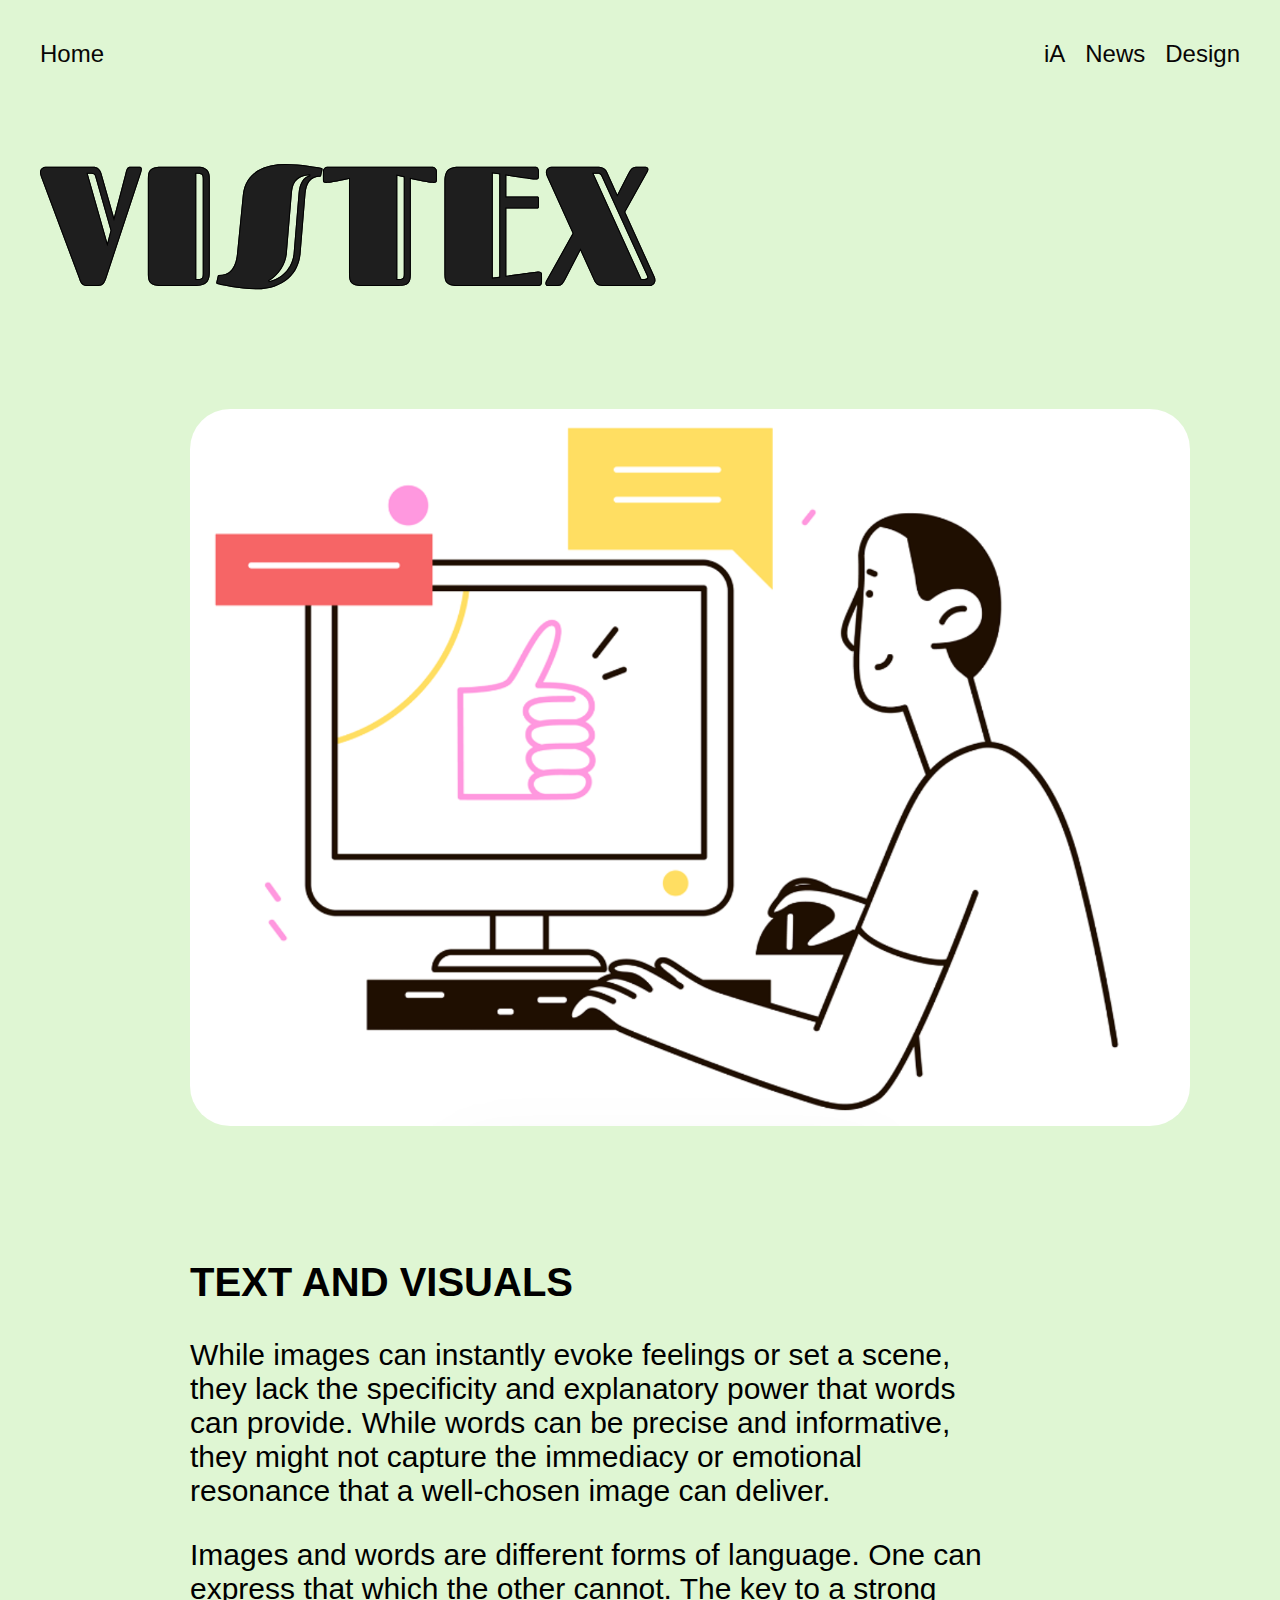
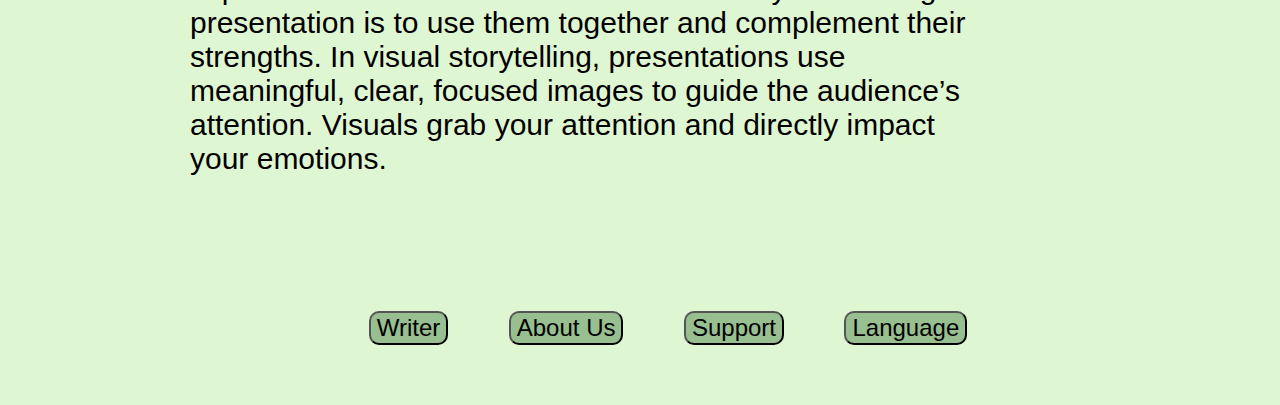
<file: Prog web/pagina-TEXT AND VISUALS.html>
<!DOCTYPE html>
<html lang="it">
<head>
    <meta charset="UTF-8">
    <meta name="viewport" content="width=device-width, initial-scale=1.0">
    <title>Document</title>
    <link rel="stylesheet" href="style.css">
</head>
<body>
    
    <header>
        <p><a href="index.html"></a>Home</a></p>
        
        <nav>
            <ul>
                <li><a href="#">iA</a></li>
                <li><a href="#">News</a></li>
                <li><a href="#">Design</a></li>
            </ul>
        </nav>
    </header>
    <div>
    <svg width="616" height="127" viewBox="0 0 616 127" fill="none" xmlns="http://wwww3.org/2000/svg">
        <path d="M540.411 87.5557L525.552 116.193C525.054 117.134 524.584 118.02 524.141 118.85C523.699 119.624 523.173 120.344 522.564 121.008C522.011 121.617 521.347 122.115 520.572 122.502C519.797 122.834 518.856 123 517.75 123H508.204C507.374 123 506.682 122.806 506.129 122.419C505.63 121.976 505.381 121.34 505.381 120.51C505.381 119.514 505.824 118.241 506.71 116.691L532.608 70.373L506.876 13.5127C506.212 12.0186 505.879 10.6904 505.879 9.52832C505.879 7.59147 506.488 6.15267 507.706 5.21191C508.978 4.27116 510.279 3.80078 511.607 3.80078H558.755C560.139 3.80078 561.301 3.99447 562.242 4.38184C563.238 4.71387 564.04 5.12891 564.649 5.62695C565.313 6.125 565.811 6.67839 566.143 7.28711C566.531 7.84049 566.835 8.33854 567.056 8.78125L577.349 31.5254L588.14 10.6074C588.638 9.72201 589.109 8.86426 589.551 8.03418C589.994 7.2041 590.492 6.4847 591.046 5.87598C591.654 5.21191 592.346 4.71387 593.121 4.38184C593.895 3.99447 594.836 3.80078 595.943 3.80078H605.489C606.374 3.80078 607.066 4.02214 607.564 4.46484C608.117 4.85221 608.394 5.46094 608.394 6.29102C608.394 7.23177 607.924 8.50456 606.983 10.1094L585.235 49.04L614.454 113.288C615.118 114.782 615.45 116.11 615.45 117.272C615.45 118.213 615.256 119.043 614.869 119.763C614.537 120.482 614.094 121.091 613.541 121.589C612.987 122.032 612.379 122.391 611.714 122.668C611.05 122.889 610.386 123 609.722 123H562.657C561.218 123 560.028 122.834 559.088 122.502C558.147 122.115 557.344 121.672 556.68 121.174C556.072 120.676 555.574 120.15 555.186 119.597C554.799 119.043 554.494 118.545 554.273 118.103L540.411 87.5557ZM561.578 13.5127C561.024 12.2399 560.416 11.4652 559.752 11.1885C559.088 10.9118 558.396 10.7734 557.676 10.7734H553.609L601.422 116.027H604.41C605.351 116.027 606.153 115.806 606.817 115.363C607.481 114.921 607.509 114.035 606.9 112.707L561.578 13.5127Z" fill="#1E1E1E"/>
        <path d="M466.329 45.4707V112.79C471.696 112.015 476.622 111.324 481.104 110.715C482.985 110.438 484.867 110.189 486.749 109.968C488.685 109.691 490.456 109.442 492.061 109.221C493.666 108.999 495.049 108.833 496.211 108.723C497.374 108.612 498.176 108.557 498.619 108.557C499.559 108.557 500.362 108.75 501.026 109.138C501.69 109.47 502.022 110.189 502.022 111.296V118.933C502.022 119.929 501.773 120.869 501.275 121.755C500.777 122.585 499.587 123 497.706 123H417.022C414.421 123 412.29 122.751 410.63 122.253C409.026 121.755 407.753 121.035 406.812 120.095C405.871 119.154 405.235 117.964 404.903 116.525C404.571 115.087 404.405 113.399 404.405 111.462V18.2441C404.405 15.0898 404.764 12.5719 405.484 10.6904C406.203 8.75358 407.227 7.28711 408.555 6.29102C409.883 5.23958 411.46 4.57552 413.287 4.29883C415.168 3.9668 417.243 3.80078 419.512 3.80078H494.551C496.433 3.80078 497.623 4.24349 498.121 5.12891C498.674 5.95898 498.951 6.89974 498.951 7.95117V13.8447C498.951 14.9515 498.646 15.6986 498.038 16.0859C497.484 16.418 496.737 16.584 495.796 16.584C495.243 16.584 494.385 16.5286 493.223 16.418C492.116 16.3073 490.816 16.1689 489.322 16.0029C487.828 15.7816 486.223 15.5602 484.507 15.3389C482.792 15.1175 481.076 14.8685 479.361 14.5918C475.376 13.9831 471.032 13.2913 466.329 12.5166V33.6006H497.207C498.37 33.6006 498.951 34.1816 498.951 35.3438V43.6445C498.951 44.862 498.37 45.4707 497.207 45.4707H466.329ZM459.273 11.3545L452.798 10.4414V114.616L459.273 113.786V11.3545Z" fill="#1E1E1E"/>
        <path d="M308.99 15.9199C305.393 16.6947 302.072 17.3864 299.029 17.9951C297.701 18.2718 296.372 18.5208 295.044 18.7422C293.772 18.9635 292.554 19.1849 291.392 19.4062C290.23 19.5723 289.178 19.7106 288.238 19.8213C287.352 19.932 286.688 19.9873 286.245 19.9873C285.305 19.9873 284.502 19.8213 283.838 19.4893C283.23 19.1019 282.925 18.3548 282.925 17.248V7.95117C282.925 6.89974 283.368 5.95898 284.253 5.12891C285.139 4.24349 286.522 3.80078 288.404 3.80078H391.416C393.298 3.80078 394.681 4.24349 395.567 5.12891C396.452 5.95898 396.895 6.89974 396.895 7.95117V17.248C396.895 18.3548 396.563 19.1019 395.899 19.4893C395.29 19.8213 394.515 19.9873 393.575 19.9873C393.077 19.9873 392.385 19.932 391.499 19.8213C390.614 19.7106 389.59 19.5723 388.428 19.4062C387.266 19.1849 386.021 18.9635 384.693 18.7422C383.42 18.5208 382.12 18.2718 380.791 17.9951C377.748 17.3864 374.427 16.6947 370.83 15.9199V111.628C370.83 113.509 370.664 115.17 370.332 116.608C370 117.992 369.364 119.182 368.423 120.178C367.538 121.118 366.293 121.838 364.688 122.336C363.083 122.779 361.036 123 358.545 123H321.524C318.923 123 316.792 122.751 315.132 122.253C313.527 121.755 312.255 121.035 311.314 120.095C310.428 119.154 309.82 117.964 309.488 116.525C309.156 115.087 308.99 113.399 308.99 111.462V15.9199ZM363.775 14.1768L357.3 12.7656V116.027C358.628 116.027 359.707 116 360.537 115.944C361.368 115.834 362.032 115.612 362.53 115.28C363.028 114.893 363.36 114.367 363.526 113.703C363.692 112.984 363.775 111.988 363.775 110.715V14.1768Z" fill="#1E1E1E"/>
        <path d="M202.783 32.3555C203.392 26.3236 205.025 21.2878 207.681 17.248C210.337 13.2083 213.63 9.9987 217.559 7.61914C221.488 5.18424 225.86 3.46875 230.674 2.47266C235.489 1.47656 240.358 0.978516 245.283 0.978516C249.323 0.978516 253.28 1.14453 257.154 1.47656C261.027 1.80859 264.597 2.19596 267.862 2.63867C271.127 3.08138 273.949 3.52409 276.328 3.9668C278.708 4.40951 280.451 4.74154 281.558 4.96289C282.222 5.12891 282.554 5.43327 282.554 5.87598C282.554 5.98665 282.499 6.31868 282.388 6.87207L281.143 12.8486C281.032 13.236 280.866 13.485 280.645 13.5957C280.479 13.651 280.313 13.6787 280.147 13.6787C277.712 13.6787 275.609 14.0938 273.838 14.9238C272.067 15.7539 270.601 16.916 269.439 18.4102C268.277 19.9043 267.391 21.6751 266.782 23.7227C266.174 25.7702 265.759 27.9837 265.537 30.3633L260.557 90.71C260.114 95.5798 258.869 100.173 256.822 104.489C254.774 108.806 251.924 112.569 248.272 115.778C244.619 118.988 240.137 121.534 234.824 123.415C229.512 125.297 223.425 126.237 216.563 126.237C211.97 126.237 207.543 126.016 203.281 125.573C199.02 125.131 195.147 124.605 191.66 123.996C188.174 123.387 185.158 122.806 182.613 122.253C180.122 121.644 178.324 121.201 177.217 120.925C176.553 120.759 176.221 120.454 176.221 120.012C176.221 119.956 176.276 119.652 176.387 119.099L177.798 112.79C177.909 112.403 178.047 112.181 178.213 112.126C178.434 112.015 178.628 111.96 178.794 111.96C181.229 111.96 183.47 111.6 185.518 110.881C187.621 110.161 189.447 108.972 190.996 107.312C192.546 105.651 193.819 103.493 194.815 100.837C195.866 98.1807 196.586 94.9157 196.973 91.042L202.783 32.3555ZM228.433 118.352C232.639 117.355 236.263 115.889 239.307 113.952C242.406 111.96 244.951 109.691 246.944 107.146C248.991 104.6 250.541 101.916 251.592 99.0938C252.699 96.2161 253.363 93.4215 253.584 90.71L258.565 30.3633C258.731 28.1497 259.063 26.0469 259.561 24.0547C260.114 22.0625 260.834 20.264 261.719 18.6592C262.66 17.0544 263.822 15.6986 265.205 14.5918C266.644 13.4297 268.332 12.6273 270.269 12.1846C266.34 12.3506 263.185 13.0146 260.806 14.1768C258.482 15.3389 256.683 16.8053 255.41 18.5762C254.138 20.2917 253.252 22.2008 252.754 24.3037C252.311 26.4066 252.007 28.4264 251.841 30.3633L246.778 90.71C246.556 93.2555 245.975 95.8564 245.034 98.5127C244.149 101.114 242.904 103.632 241.299 106.066C239.75 108.446 237.896 110.715 235.738 112.873C233.579 114.976 231.144 116.802 228.433 118.352Z" fill="#1E1E1E"/>
        <path d="M107.866 15.4219C107.866 13.485 108.032 11.7972 108.364 10.3584C108.696 8.9196 109.333 7.72982 110.274 6.78906C111.214 5.79297 112.515 5.0459 114.175 4.54785C115.835 4.0498 117.993 3.80078 120.65 3.80078H157.671C160.881 3.80078 163.316 4.27116 164.976 5.21191C166.691 6.15267 167.881 7.34245 168.545 8.78125C169.264 10.1647 169.652 11.6589 169.707 13.2637C169.762 14.8132 169.79 16.252 169.79 17.5801V109.553C169.79 110.826 169.679 112.237 169.458 113.786C169.237 115.336 168.683 116.802 167.798 118.186C166.913 119.514 165.557 120.648 163.731 121.589C161.904 122.53 159.387 123 156.177 123H120.65C117.993 123 115.835 122.751 114.175 122.253C112.515 121.755 111.214 121.035 110.274 120.095C109.333 119.154 108.696 117.964 108.364 116.525C108.032 115.087 107.866 113.399 107.866 111.462V15.4219ZM162.735 16.0859C162.735 14.8685 162.651 13.9001 162.485 13.1807C162.319 12.4613 161.987 11.9355 161.489 11.6035C160.991 11.2161 160.327 10.9948 159.497 10.9395C158.667 10.8288 157.588 10.7734 156.26 10.7734V116.027C157.588 116.027 158.667 116 159.497 115.944C160.327 115.834 160.991 115.612 161.489 115.28C161.987 114.893 162.319 114.367 162.485 113.703C162.651 112.984 162.735 111.988 162.735 110.715V16.0859Z" fill="#1E1E1E"/>
        <path d="M73.96 54.3525L85.415 10.6074C85.6364 9.61133 85.8577 8.69824 86.0791 7.86816C86.3005 7.03809 86.5771 6.31868 86.9092 5.70996C87.2965 5.10124 87.7669 4.63086 88.3203 4.29883C88.929 3.9668 89.7314 3.80078 90.7275 3.80078H99.1113C99.9414 3.80078 100.605 3.9668 101.104 4.29883C101.602 4.63086 101.851 5.18424 101.851 5.95898C101.851 7.01042 101.574 8.39388 101.021 10.1094L66.3232 115.197C65.4932 117.743 64.4971 119.68 63.335 121.008C62.2282 122.336 60.485 123 58.1055 123H46.5674C45.2946 123 44.2432 122.751 43.4131 122.253C42.583 121.755 41.8636 121.146 41.2549 120.427C40.7015 119.652 40.2311 118.822 39.8438 117.937C39.5117 117.051 39.2074 116.193 38.9307 115.363L0.830078 13.5127C0.276693 12.0739 0 10.7734 0 9.61133C0 7.67448 0.608724 6.23568 1.82617 5.29492C3.04362 4.29883 4.31641 3.80078 5.64453 3.80078H52.71C54.0934 3.80078 55.2555 3.9668 56.1963 4.29883C57.1924 4.57552 58.0225 5.01823 58.6865 5.62695C59.3506 6.18034 59.904 6.87207 60.3467 7.70215C60.7894 8.47689 61.1491 9.33464 61.4258 10.2754L73.96 54.3525ZM55.1172 13.3467C54.8405 12.4059 54.3978 11.7419 53.7891 11.3545C53.1803 10.9671 52.4056 10.7734 51.4648 10.7734H47.7295L67.3193 79.6699L70.5566 67.4678L55.1172 13.3467Z" fill="#1E1E1E"/>
        <path fill-rule="evenodd" clip-rule="evenodd" d="M540.411 87.5557L554.273 118.103C554.494 118.545 554.799 119.043 555.186 119.597C555.573 120.15 556.072 120.676 556.68 121.174C557.344 121.672 558.147 122.115 559.088 122.502C560.028 122.834 561.218 123 562.657 123H609.722C610.386 123 611.05 122.889 611.714 122.668C612.379 122.391 612.987 122.032 613.541 121.589C614.094 121.091 614.537 120.482 614.869 119.763C615.256 119.043 615.45 118.213 615.45 117.272C615.45 116.11 615.118 114.782 614.454 113.288L585.235 49.04L606.983 10.1094C607.924 8.50455 608.394 7.23177 608.394 6.29102C608.394 5.46094 608.117 4.85221 607.564 4.46484C607.066 4.02213 606.374 3.80078 605.489 3.80078H595.943C594.836 3.80078 593.895 3.99447 593.121 4.38184C592.346 4.71387 591.654 5.21191 591.046 5.87598C590.492 6.4847 589.994 7.2041 589.551 8.03418C589.109 8.86426 588.638 9.72201 588.14 10.6074L577.349 31.5254L567.056 8.78125C566.835 8.33854 566.531 7.84049 566.143 7.28711C565.811 6.67838 565.313 6.125 564.649 5.62695C564.04 5.12891 563.238 4.71387 562.242 4.38184C561.301 3.99447 560.139 3.80078 558.755 3.80078H511.607C510.279 3.80078 508.978 4.27116 507.706 5.21191C506.488 6.15267 505.879 7.59147 505.879 9.52832C505.879 10.6904 506.212 12.0186 506.876 13.5127L532.608 70.373L506.71 116.691C505.824 118.241 505.381 119.514 505.381 120.51C505.381 121.34 505.63 121.976 506.129 122.419C506.682 122.806 507.374 123 508.204 123H517.75C518.856 123 519.797 122.834 520.572 122.502C521.347 122.115 522.011 121.617 522.564 121.008C523.173 120.344 523.698 119.624 524.141 118.85C524.584 118.02 525.054 117.134 525.552 116.193L540.411 87.5557ZM524.669 115.725L524.665 115.733C524.666 115.73 524.667 115.728 524.669 115.725ZM524.669 115.725L540.471 85.2684L555.167 117.655C555.17 117.661 555.173 117.666 555.175 117.671C555.368 118.054 555.642 118.504 556.005 119.023C556.329 119.486 556.756 119.941 557.297 120.386C557.872 120.815 558.584 121.211 559.444 121.567C560.239 121.844 561.299 122 562.657 122H609.722C610.262 122 610.808 121.912 611.364 121.731C611.92 121.495 612.429 121.194 612.893 120.826C613.329 120.428 613.686 119.938 613.961 119.344L613.974 119.316L613.988 119.289C614.286 118.736 614.45 118.073 614.45 117.272C614.45 116.297 614.17 115.113 613.543 113.702L613.54 113.694M613.54 113.694L584.115 48.9938L606.115 9.61261L606.12 9.60365C607.043 8.02907 607.394 6.95143 607.394 6.29102C607.394 5.70289 607.214 5.44066 606.991 5.28407L606.943 5.2508L606.9 5.21225C606.638 4.97946 606.211 4.80078 605.489 4.80078H595.943C594.95 4.80078 594.171 4.97488 593.568 5.27626L593.542 5.28941L593.515 5.30098C592.88 5.57287 592.304 5.98342 591.785 6.54865C591.295 7.08814 590.843 7.73746 590.434 8.50477C589.99 9.33692 589.519 10.1959 589.021 11.0817C589.018 11.087 589.015 11.0923 589.012 11.0977L577.29 33.8207L566.162 9.22846C566.159 9.22304 566.156 9.21759 566.154 9.21214C565.961 8.82936 565.687 8.37978 565.324 7.86057L565.292 7.8149L565.265 7.76596C565.014 7.30525 564.621 6.85576 564.049 6.42696L564.032 6.41428L564.016 6.40091C563.527 6.00094 562.843 5.6362 561.926 5.33052L561.893 5.31963L561.861 5.30651C561.076 4.98329 560.052 4.80078 558.755 4.80078H511.607C510.534 4.80078 509.44 5.17547 508.309 6.00953C507.404 6.71312 506.879 7.81808 506.879 9.52832C506.879 10.5054 507.16 11.691 507.789 13.105C507.789 13.1055 507.789 13.106 507.789 13.1066L533.727 70.4206L507.578 117.188C506.72 118.689 506.381 119.777 506.381 120.51C506.381 121.094 506.539 121.424 506.753 121.634C507.098 121.859 507.563 122 508.204 122H517.75C518.747 122 519.537 121.852 520.151 121.594C520.81 121.261 521.364 120.841 521.824 120.335L521.827 120.332C522.383 119.726 522.862 119.07 523.266 118.365C523.705 117.542 524.171 116.665 524.665 115.733M559.752 11.1885C560.416 11.4652 561.024 12.2399 561.578 13.5127L606.9 112.707C607.509 114.035 607.481 114.921 606.817 115.363C606.153 115.806 605.351 116.027 604.41 116.027H601.422L553.609 10.7734H557.676C558.396 10.7734 559.088 10.9118 559.752 11.1885ZM607.809 112.29C608.141 113.015 608.356 113.732 608.335 114.398C608.313 115.123 608.005 115.773 607.372 116.195C606.516 116.766 605.512 117.027 604.41 117.027H600.777L552.056 9.77344H557.676C558.528 9.77344 559.35 9.93793 560.136 10.2654C561.178 10.6995 561.919 11.7927 562.491 13.1051C562.492 13.108 562.494 13.111 562.495 13.114L607.809 112.29Z" fill="black"/>
        <path fill-rule="evenodd" clip-rule="evenodd" d="M466.329 45.4707H497.207C498.37 45.4707 498.951 44.862 498.951 43.6445V35.3438C498.951 34.1816 498.37 33.6006 497.207 33.6006H466.329V12.5166C466.664 12.5718 466.997 12.6266 467.329 12.6809C471.65 13.3895 475.66 14.0264 479.361 14.5918C481.076 14.8685 482.792 15.1175 484.507 15.3389C486.223 15.5602 487.828 15.7816 489.322 16.0029C490.816 16.1689 492.116 16.3073 493.223 16.418C494.385 16.5286 495.243 16.584 495.796 16.584C496.737 16.584 497.484 16.418 498.038 16.0859C498.646 15.6986 498.951 14.9515 498.951 13.8447V7.95117C498.951 6.89974 498.674 5.95898 498.121 5.12891C497.623 4.24349 496.433 3.80078 494.551 3.80078H419.512C417.243 3.80078 415.168 3.9668 413.287 4.29883C411.46 4.57552 409.883 5.23959 408.555 6.29102C407.227 7.28711 406.203 8.75358 405.484 10.6904C404.764 12.5719 404.405 15.0898 404.405 18.2441V111.462C404.405 113.399 404.571 115.087 404.903 116.525C405.235 117.964 405.871 119.154 406.812 120.095C407.753 121.035 409.026 121.755 410.63 122.253C412.29 122.751 414.421 123 417.022 123H497.706C499.587 123 500.777 122.585 501.275 121.755C501.773 120.869 502.022 119.929 502.022 118.933V111.296C502.022 110.189 501.69 109.47 501.026 109.138C500.362 108.75 499.559 108.557 498.619 108.557C498.176 108.557 497.374 108.612 496.211 108.723C495.049 108.833 493.666 108.999 492.061 109.221C490.456 109.442 488.685 109.691 486.749 109.968C484.867 110.189 482.985 110.438 481.104 110.715C476.901 111.286 472.31 111.929 467.329 112.646C466.997 112.694 466.664 112.742 466.329 112.79V45.4707ZM500.411 121.25C500.822 120.516 501.022 119.748 501.022 118.933V111.296C501.022 110.36 500.751 110.118 500.579 110.032L500.55 110.018L500.522 110.001C500.042 109.721 499.422 109.557 498.619 109.557C498.23 109.557 497.472 109.607 496.306 109.718C495.162 109.827 493.793 109.991 492.198 110.211C490.595 110.432 488.826 110.681 486.89 110.958L486.878 110.959L486.865 110.961C484.993 111.181 483.121 111.429 481.249 111.704L481.239 111.706C476.759 112.314 471.837 113.005 466.471 113.78L465.329 113.945V44.4707H497.207C497.622 44.4707 497.753 44.3644 497.792 44.3237C497.839 44.2742 497.951 44.1104 497.951 43.6445V35.3438C497.951 34.9168 497.845 34.7803 497.808 34.7435C497.771 34.7066 497.634 34.6006 497.207 34.6006H465.329V11.3384L466.491 11.5299C471.192 12.3041 475.532 12.9952 479.512 13.6033L479.52 13.6045C481.225 13.8796 482.93 14.1271 484.635 14.3471C486.349 14.5682 487.954 14.7896 489.45 15.0111C490.933 15.1758 492.223 15.313 493.321 15.4227C494.476 15.5328 495.294 15.584 495.796 15.584C496.624 15.584 497.167 15.4375 497.51 15.2359C497.698 15.1112 497.951 14.7862 497.951 13.8447V7.95117C497.951 7.08595 497.726 6.34032 497.289 5.68361L497.268 5.65214L497.249 5.61917C497.039 5.24599 496.377 4.80078 494.551 4.80078H419.512C417.291 4.80078 415.275 4.96338 413.46 5.28362L413.448 5.28572L413.436 5.28754C411.766 5.54058 410.355 6.1413 409.176 7.07506L409.166 7.08318L409.155 7.09102C408.014 7.94676 407.09 9.23766 406.421 11.0386L406.418 11.0476C405.76 12.7692 405.405 15.1507 405.405 18.2441V111.462C405.405 113.345 405.566 114.954 405.877 116.301C406.172 117.577 406.725 118.594 407.519 119.388C408.318 120.186 409.435 120.834 410.922 121.296C412.454 121.755 414.477 122 417.022 122H497.706C499.534 122 500.205 121.58 500.411 121.25ZM459.273 11.3545V113.786L452.798 114.616V10.4414L459.273 11.3545ZM460.273 10.4856V114.666L451.798 115.753V9.29049L460.273 10.4856Z" fill="black"/>
        <path fill-rule="evenodd" clip-rule="evenodd" d="M282.532 5.68769C282.547 5.7474 282.554 5.81016 282.554 5.87598C282.554 5.98666 282.499 6.31869 282.388 6.87207L281.925 9.09336V7.95117C281.925 7.131 282.137 6.3745 282.532 5.68769ZM370.83 15.9199C371.166 15.9922 371.5 16.0638 371.83 16.1347C375.045 16.8231 378.032 17.4432 380.791 17.9951C382.12 18.2718 383.42 18.5208 384.693 18.7422C386.021 18.9635 387.266 19.1849 388.428 19.4062C389.59 19.5723 390.614 19.7106 391.499 19.8213C392.385 19.932 393.077 19.9873 393.575 19.9873C394.515 19.9873 395.29 19.8213 395.899 19.4893C396.563 19.1019 396.895 18.3548 396.895 17.248V7.95117C396.895 6.89974 396.452 5.95898 395.567 5.12891C394.681 4.24349 393.298 3.80078 391.416 3.80078H288.404C286.522 3.80078 285.139 4.24349 284.253 5.12891C283.368 5.95898 282.925 6.89974 282.925 7.95117V17.248C282.925 18.3548 283.23 19.1019 283.838 19.4893C284.502 19.8213 285.305 19.9873 286.245 19.9873C286.688 19.9873 287.352 19.932 288.238 19.8213C289.178 19.7106 290.23 19.5723 291.392 19.4062C292.554 19.1849 293.772 18.9635 295.044 18.7422C296.372 18.5208 297.701 18.2718 299.029 17.9951C301.788 17.4432 304.775 16.8231 307.99 16.1347C308.321 16.0638 308.654 15.9922 308.99 15.9199V111.462C308.99 113.399 309.156 115.087 309.488 116.525C309.82 117.964 310.428 119.154 311.314 120.095C312.255 121.035 313.527 121.755 315.132 122.253C316.792 122.751 318.923 123 321.524 123H358.545C361.036 123 363.083 122.779 364.688 122.336C366.293 121.838 367.538 121.118 368.423 120.178C369.364 119.182 370 117.992 370.332 116.608C370.664 115.17 370.83 113.509 370.83 111.628V15.9199ZM369.359 116.38C369.669 115.033 369.83 113.452 369.83 111.628V14.6816L371.041 14.9423C374.634 15.7162 377.949 16.4069 380.987 17.0145L380.995 17.0161C382.312 17.2905 383.601 17.5372 384.861 17.7564C386.186 17.9772 387.429 18.1982 388.592 18.4195C389.741 18.5835 390.751 18.72 391.623 18.829C392.494 18.9379 393.138 18.9873 393.575 18.9873C394.396 18.9873 394.988 18.843 395.406 18.6189C395.636 18.4797 395.895 18.157 395.895 17.248V7.95117C395.895 7.2196 395.601 6.5314 394.883 5.85844L394.871 5.84741L394.86 5.83601C394.238 5.21425 393.164 4.80078 391.416 4.80078H288.404C286.656 4.80078 285.582 5.21425 284.96 5.83601L284.949 5.84741L284.937 5.85844C284.219 6.5314 283.925 7.2196 283.925 7.95117V17.248C283.925 18.1477 284.156 18.4845 284.34 18.6214C284.826 18.8519 285.45 18.9873 286.245 18.9873C286.623 18.9873 287.237 18.9386 288.114 18.829L288.121 18.8281C289.046 18.7193 290.081 18.5832 291.228 18.4195C292.389 18.1986 293.604 17.9777 294.873 17.757L294.88 17.7558C296.195 17.5367 297.51 17.2901 298.825 17.0161L298.833 17.0145C301.871 16.4069 305.186 15.7162 308.779 14.9423L309.99 14.6816V111.462C309.99 113.345 310.151 114.954 310.462 116.301C310.759 117.586 311.29 118.606 312.032 119.399C312.83 120.192 313.943 120.836 315.424 121.296C316.956 121.755 318.979 122 321.524 122H358.545C360.977 122 362.922 121.784 364.407 121.376C365.887 120.915 366.961 120.273 367.695 119.492L367.696 119.491C368.511 118.628 369.066 117.598 369.359 116.38ZM363.775 14.1768V110.715C363.775 111.988 363.692 112.984 363.526 113.703C363.36 114.367 363.028 114.893 362.53 115.28C362.032 115.612 361.368 115.834 360.537 115.944C359.927 115.985 359.181 116.011 358.3 116.022C357.984 116.025 357.651 116.027 357.3 116.027V12.7656L363.775 14.1768ZM364.775 13.3712V110.715C364.775 112.017 364.691 113.101 364.5 113.928L364.498 113.937L364.496 113.946C364.281 114.807 363.834 115.533 363.144 116.07L363.115 116.092L363.084 116.112C362.419 116.556 361.594 116.812 360.67 116.936L360.637 116.94L360.604 116.942C359.743 117 358.639 117.027 357.3 117.027H356.3V11.5242L364.775 13.3712Z" fill="black"/>
        <path fill-rule="evenodd" clip-rule="evenodd" d="M217.559 7.61914C213.63 9.9987 210.337 13.2083 207.681 17.248C205.025 21.2878 203.392 26.3236 202.783 32.3555L196.973 91.042C196.586 94.9157 195.866 98.1807 194.815 100.837C193.819 103.493 192.546 105.651 190.996 107.312C189.447 108.972 187.621 110.161 185.518 110.881C183.47 111.6 181.229 111.96 178.794 111.96C178.628 111.96 178.434 112.015 178.213 112.126C178.047 112.181 177.909 112.403 177.798 112.79L176.387 119.099C176.276 119.652 176.221 119.956 176.221 120.012C176.221 120.454 176.553 120.759 177.217 120.925C178.324 121.201 180.122 121.644 182.613 122.253C185.158 122.806 188.174 123.387 191.66 123.996C195.147 124.605 199.02 125.131 203.281 125.573C207.543 126.016 211.97 126.237 216.563 126.237C223.425 126.237 229.512 125.297 234.824 123.415C240.137 121.534 244.619 118.988 248.272 115.778C251.924 112.569 254.774 108.806 256.822 104.489C258.869 100.173 260.114 95.5798 260.557 90.71L265.537 30.3633C265.759 27.9837 266.174 25.7702 266.782 23.7227C267.391 21.6751 268.277 19.9043 269.439 18.4102C270.601 16.916 272.067 15.7539 273.838 14.9238C275.609 14.0938 277.712 13.6787 280.147 13.6787C280.313 13.6787 280.479 13.651 280.645 13.5957C280.866 13.485 281.032 13.236 281.143 12.8486L282.388 6.87207C282.499 6.31869 282.554 5.98666 282.554 5.87598C282.554 5.43327 282.222 5.12891 281.558 4.96289C280.451 4.74154 278.708 4.40951 276.328 3.9668C273.949 3.52409 271.127 3.08138 267.862 2.63867C264.597 2.19596 261.027 1.80859 257.154 1.47656C253.28 1.14453 249.323 0.978516 245.283 0.978516C240.358 0.978516 235.489 1.47656 230.674 2.47266C225.86 3.46875 221.488 5.18424 217.559 7.61914ZM281.336 5.93839C280.235 5.71843 278.506 5.38911 276.145 4.94993C273.787 4.51106 270.981 4.07084 267.727 3.6296C264.481 3.18945 260.928 2.80378 257.068 2.47291C253.224 2.1434 249.296 1.97852 245.283 1.97852C240.426 1.97852 235.624 2.46964 230.877 3.45192C226.17 4.42578 221.909 6.09984 218.086 8.46915L218.077 8.47455C214.282 10.7729 211.095 13.8754 208.516 17.7975C205.968 21.6726 204.375 26.5444 203.778 32.4559L197.968 91.1405C197.575 95.0716 196.841 98.4313 195.748 101.197C194.717 103.942 193.384 106.219 191.727 107.994C190.069 109.77 188.106 111.052 185.846 111.826C183.685 112.584 181.337 112.958 178.811 112.96C178.808 112.961 178.804 112.962 178.799 112.963C178.797 112.964 178.794 112.965 178.791 112.965C178.788 112.973 178.786 112.98 178.783 112.988C178.778 113.004 178.773 113.021 178.767 113.039L177.365 119.306C177.315 119.556 177.278 119.75 177.252 119.889C177.303 119.91 177.371 119.933 177.46 119.955C178.562 120.23 180.354 120.671 182.838 121.279C185.364 121.827 188.361 122.405 191.832 123.011C195.292 123.615 199.142 124.138 203.385 124.579C207.609 125.017 212.002 125.237 216.563 125.237C223.335 125.237 229.306 124.309 234.491 122.472C239.702 120.627 244.069 118.141 247.612 115.027C251.164 111.906 253.93 108.252 255.918 104.061C257.914 99.8538 259.128 95.3761 259.561 90.6216C259.561 90.6209 259.561 90.6201 259.561 90.6194L264.542 30.2707C264.768 27.8335 265.195 25.5548 265.824 23.4377C266.464 21.2862 267.402 19.4003 268.649 17.7962C269.912 16.1732 271.505 14.9132 273.414 14.0184C275.346 13.1127 277.6 12.6787 280.147 12.6787C280.155 12.6576 280.163 12.633 280.172 12.6047L281.407 6.67596C281.408 6.6741 281.408 6.67225 281.408 6.6704C281.462 6.40095 281.501 6.19331 281.526 6.04361C281.528 6.02917 281.531 6.0155 281.533 6.00257C281.485 5.98254 281.42 5.9603 281.336 5.93839ZM283.552 5.94035C283.546 6.08005 283.521 6.24174 283.499 6.37241C283.469 6.55371 283.425 6.78696 283.369 7.06818L283.367 7.07603L282.925 9.19639V7.95117C282.925 7.62703 282.967 7.3134 283.051 7.01029C283.052 7.00854 283.052 7.00681 283.053 7.00506C283.156 6.63441 283.323 6.27951 283.552 5.94035ZM228.663 119.325L227.937 117.483C230.576 115.975 232.941 114.201 235.035 112.161C237.146 110.05 238.953 107.836 240.461 105.521L240.464 105.516C242.025 103.148 243.231 100.706 244.088 98.1904L244.092 98.1788C245.007 95.5951 245.568 93.078 245.781 90.6257C245.781 90.6249 245.781 90.6241 245.781 90.6233L250.845 30.2797L250.845 30.2779C251.015 28.2965 251.325 26.2363 251.776 24.0977L251.778 24.0854L251.781 24.0732C252.309 21.8422 253.251 19.8103 254.603 17.986C255.987 16.0635 257.92 14.5017 260.359 13.2823L260.367 13.2782C262.916 12.0336 266.221 11.3547 270.227 11.1855L270.492 13.1594C268.692 13.5708 267.145 14.3103 265.834 15.3697L265.83 15.3727C264.55 16.3967 263.469 17.6542 262.588 19.1539C261.749 20.6763 261.061 22.3933 260.528 24.31C260.046 26.2392 259.724 28.2814 259.562 30.4381L259.561 30.4455L254.581 90.7913C254.351 93.6081 253.663 96.4945 252.527 99.4477C251.436 102.375 249.833 105.148 247.727 107.767C245.657 110.41 243.026 112.75 239.848 114.793L239.844 114.796C236.689 116.803 232.957 118.308 228.663 119.325ZM246.944 107.146C248.991 104.6 250.541 101.916 251.592 99.0938C252.699 96.2161 253.363 93.4216 253.584 90.71L258.565 30.3633C258.731 28.1497 259.063 26.0469 259.561 24.0547C260.114 22.0625 260.834 20.264 261.719 18.6592C262.66 17.0544 263.822 15.6986 265.205 14.5918C265.714 14.181 266.254 13.8152 266.824 13.4943C267.868 12.9074 269.017 12.4708 270.269 12.1846C268.921 12.2415 267.665 12.357 266.5 12.5311C264.267 12.8646 262.369 13.4132 260.806 14.1768C258.482 15.3389 256.683 16.8053 255.41 18.5762C254.138 20.2917 253.252 22.2008 252.754 24.3037C252.311 26.4066 252.007 28.4264 251.841 30.3633L246.778 90.71C246.556 93.2555 245.975 95.8564 245.034 98.5127C244.149 101.114 242.904 103.632 241.299 106.066C239.75 108.446 237.896 110.715 235.738 112.873C234.38 114.195 232.914 115.408 231.338 116.512C230.408 117.163 229.439 117.776 228.433 118.352C229.595 118.076 230.713 117.765 231.787 117.418C234.598 116.509 237.104 115.354 239.307 113.952C242.406 111.96 244.951 109.691 246.944 107.146Z" fill="black"/>
        <path fill-rule="evenodd" clip-rule="evenodd" d="M108.364 10.3584C108.032 11.7972 107.866 13.485 107.866 15.4219V111.462C107.866 113.399 108.032 115.087 108.364 116.525C108.696 117.964 109.333 119.154 110.274 120.095C111.214 121.035 112.515 121.755 114.175 122.253C115.835 122.751 117.993 123 120.65 123H156.177C159.387 123 161.904 122.53 163.731 121.589C165.557 120.648 166.913 119.514 167.798 118.186C168.683 116.802 169.237 115.336 169.458 113.786C169.679 112.237 169.79 110.826 169.79 109.553V17.5801C169.79 16.252 169.762 14.8131 169.707 13.2637C169.652 11.6589 169.264 10.1647 168.545 8.78125C167.881 7.34245 166.691 6.15267 164.976 5.21191C163.316 4.27116 160.881 3.80078 157.671 3.80078H120.65C117.993 3.80078 115.835 4.0498 114.175 4.54785C112.515 5.0459 111.214 5.79297 110.274 6.78906C109.333 7.72982 108.696 8.91959 108.364 10.3584ZM166.961 117.638C167.77 116.372 168.268 115.043 168.468 113.645C168.684 112.132 168.79 110.769 168.79 109.553V17.5801C168.79 16.2656 168.763 14.8389 168.708 13.2994L168.708 13.2981C168.657 11.8376 168.306 10.4899 167.658 9.2426L167.647 9.2217L167.637 9.20031C167.082 7.99766 166.067 6.95113 164.495 6.08873L164.483 6.08202C163.043 5.26608 160.812 4.80078 157.671 4.80078H120.65C118.045 4.80078 115.994 5.04629 114.462 5.50568C112.926 5.96651 111.793 6.63648 111.001 7.47569L110.991 7.48607L110.981 7.49617C110.187 8.29013 109.633 9.30637 109.339 10.5833C109.028 11.9296 108.866 13.5387 108.866 15.4219V111.462C108.866 113.345 109.028 114.954 109.339 116.301C109.633 117.577 110.187 118.594 110.981 119.388C111.774 120.181 112.914 120.831 114.462 121.295C115.994 121.755 118.045 122 120.65 122H156.177C159.308 122 161.646 121.538 163.273 120.7C164.986 119.817 166.193 118.787 166.961 117.638ZM162.485 13.1807C162.651 13.9001 162.735 14.8685 162.735 16.0859V110.715C162.735 111.988 162.651 112.984 162.485 113.703C162.319 114.367 161.987 114.893 161.489 115.28C160.991 115.612 160.327 115.834 159.497 115.944C158.886 115.985 158.141 116.011 157.26 116.022C156.944 116.025 156.611 116.027 156.26 116.027V10.7734C156.611 10.7734 156.944 10.7773 157.26 10.785C158.141 10.8065 158.886 10.858 159.497 10.9395C160.327 10.9948 160.991 11.2161 161.489 11.6035C161.987 11.9355 162.319 12.4613 162.485 13.1807ZM162.075 10.7923C162.813 11.2974 163.253 12.0613 163.46 12.9558C163.65 13.781 163.735 14.8348 163.735 16.0859V110.715C163.735 112.017 163.651 113.101 163.46 113.928L163.458 113.937L163.456 113.946C163.24 114.807 162.793 115.533 162.103 116.07L162.074 116.092L162.044 116.112C161.379 116.556 160.554 116.812 159.629 116.936L159.597 116.94L159.564 116.942C158.702 117 157.599 117.027 156.26 117.027H155.26V9.77344H156.26C157.594 9.77344 158.711 9.82803 159.597 9.94398C160.538 10.0113 161.389 10.2698 162.075 10.7923Z" fill="black"/>
        <path fill-rule="evenodd" clip-rule="evenodd" d="M73.96 54.3525L61.4258 10.2754C61.1491 9.33463 60.7894 8.47689 60.3467 7.70215C59.904 6.87207 59.3506 6.18034 58.6865 5.62695C58.0225 5.01823 57.1924 4.57552 56.1963 4.29883C55.2555 3.9668 54.0934 3.80078 52.71 3.80078H5.64453C4.31641 3.80078 3.04362 4.29883 1.82617 5.29492C0.608724 6.23568 0 7.67448 0 9.61133C0 10.7734 0.276693 12.0739 0.830078 13.5127L38.9307 115.363C39.2074 116.193 39.5117 117.051 39.8438 117.937C40.2311 118.822 40.7015 119.652 41.2549 120.427C41.8636 121.146 42.583 121.755 43.4131 122.253C44.2432 122.751 45.2946 123 46.5674 123H58.1055C60.485 123 62.2282 122.336 63.335 121.008C64.4971 119.68 65.4932 117.743 66.3232 115.197L101.021 10.1094C101.574 8.39388 101.851 7.01041 101.851 5.95898C101.851 5.18424 101.602 4.63086 101.104 4.29883C100.605 3.9668 99.9414 3.80078 99.1113 3.80078H90.7275C89.7314 3.80078 88.929 3.9668 88.3203 4.29883C87.7669 4.63086 87.2965 5.10123 86.9092 5.70996C86.5771 6.31869 86.3005 7.03809 86.0791 7.86816C85.8577 8.69824 85.6364 9.61133 85.415 10.6074L73.96 54.3525ZM87.7708 6.21878C87.4915 6.7377 87.2469 7.36985 87.0453 8.12582C86.8282 8.94018 86.6101 9.83946 86.3912 10.8244L86.3872 10.8426L73.9997 58.1483L60.4664 10.5576C60.466 10.5562 60.4656 10.5548 60.4652 10.5535C60.2085 9.6817 59.8783 8.89812 59.4784 8.19829L59.4712 8.18562L59.4643 8.17274C59.077 7.44645 58.6028 6.85887 58.0463 6.39517L58.0282 6.38006L58.0108 6.36411C57.4791 5.87672 56.7953 5.50308 55.9286 5.26234L55.8957 5.2532L55.8635 5.24182C55.0621 4.959 54.0206 4.80078 52.71 4.80078H5.64453C4.58809 4.80078 3.53259 5.19083 2.45941 6.06888L2.44864 6.0777L2.43762 6.0862C1.52749 6.78949 1 7.89594 1 9.61133C1 10.6179 1.24053 11.7942 1.76342 13.1537L1.76673 13.1623L39.8736 115.03L39.8793 115.047C40.1492 115.857 40.4462 116.694 40.7705 117.56C41.1228 118.361 41.5475 119.111 42.0446 119.812C42.575 120.432 43.2009 120.959 43.9276 121.395C44.5606 121.775 45.4202 122 46.5674 122H58.1055C60.3058 122 61.7142 121.391 62.5667 120.368L62.5745 120.358L62.5824 120.349C63.6218 119.161 64.5647 117.364 65.3725 114.887L65.3737 114.884L100.069 9.80238C100.069 9.80117 100.07 9.79997 100.07 9.79877C100.61 8.12413 100.851 6.85706 100.851 5.95898C100.851 5.40839 100.688 5.22367 100.549 5.13087C100.267 4.94316 99.8178 4.80078 99.1113 4.80078H90.7275C89.843 4.80078 89.2284 4.94795 88.8167 5.16727C88.4265 5.40536 88.0759 5.74728 87.7708 6.21878ZM53.7891 11.3545C54.3978 11.7419 54.8405 12.4059 55.1172 13.3467L70.5566 67.4678L67.3193 79.6699L47.7295 10.7734H51.4648C52.4056 10.7734 53.1803 10.9671 53.7891 11.3545ZM56.0766 13.0645L56.0789 13.0723L71.5938 67.4581L67.3527 83.4437L46.4055 9.77344H51.4648C52.539 9.77344 53.5148 9.99463 54.3259 10.5108C55.2021 11.0684 55.7562 11.9755 56.0766 13.0645Z" fill="black"/>
        </svg>
    </div>
    <main>
        <section class="info">
        </section>
        <section class="TEXT AND VISUALS">     
     <img src="immagini/uomocomputer.png" alt="" srcset=""></a>
     <div class="bio">
            <h2>TEXT AND VISUALS</h2>
                <p>While images can instantly evoke feelings or set a scene, they lack the specificity and explanatory power that words can provide. While words can be precise and informative, they might not capture the immediacy or emotional resonance that a well-chosen image can deliver.</p>
                <p>Images and words are different forms of language. One can express that which the other cannot. The key to a strong presentation is to use them together and complement their strengths. In visual storytelling, presentations use meaningful, clear, focused images to guide the audience’s attention. Visuals grab your attention and directly impact your emotions.</p>

            </div>
            
               
            


        </section>
        <section class="info">
        </section>
        <section class="TEXT AND VISUALS">

    <section class="TEXT AND VISUALS">   
    </main>
    <footer>
        <button>Writer</button>
        <button>About Us</button>
        <button>Support</button>
        <button>Language</button>
    </footer>
    </section>
        
</body>

</html>
</file>
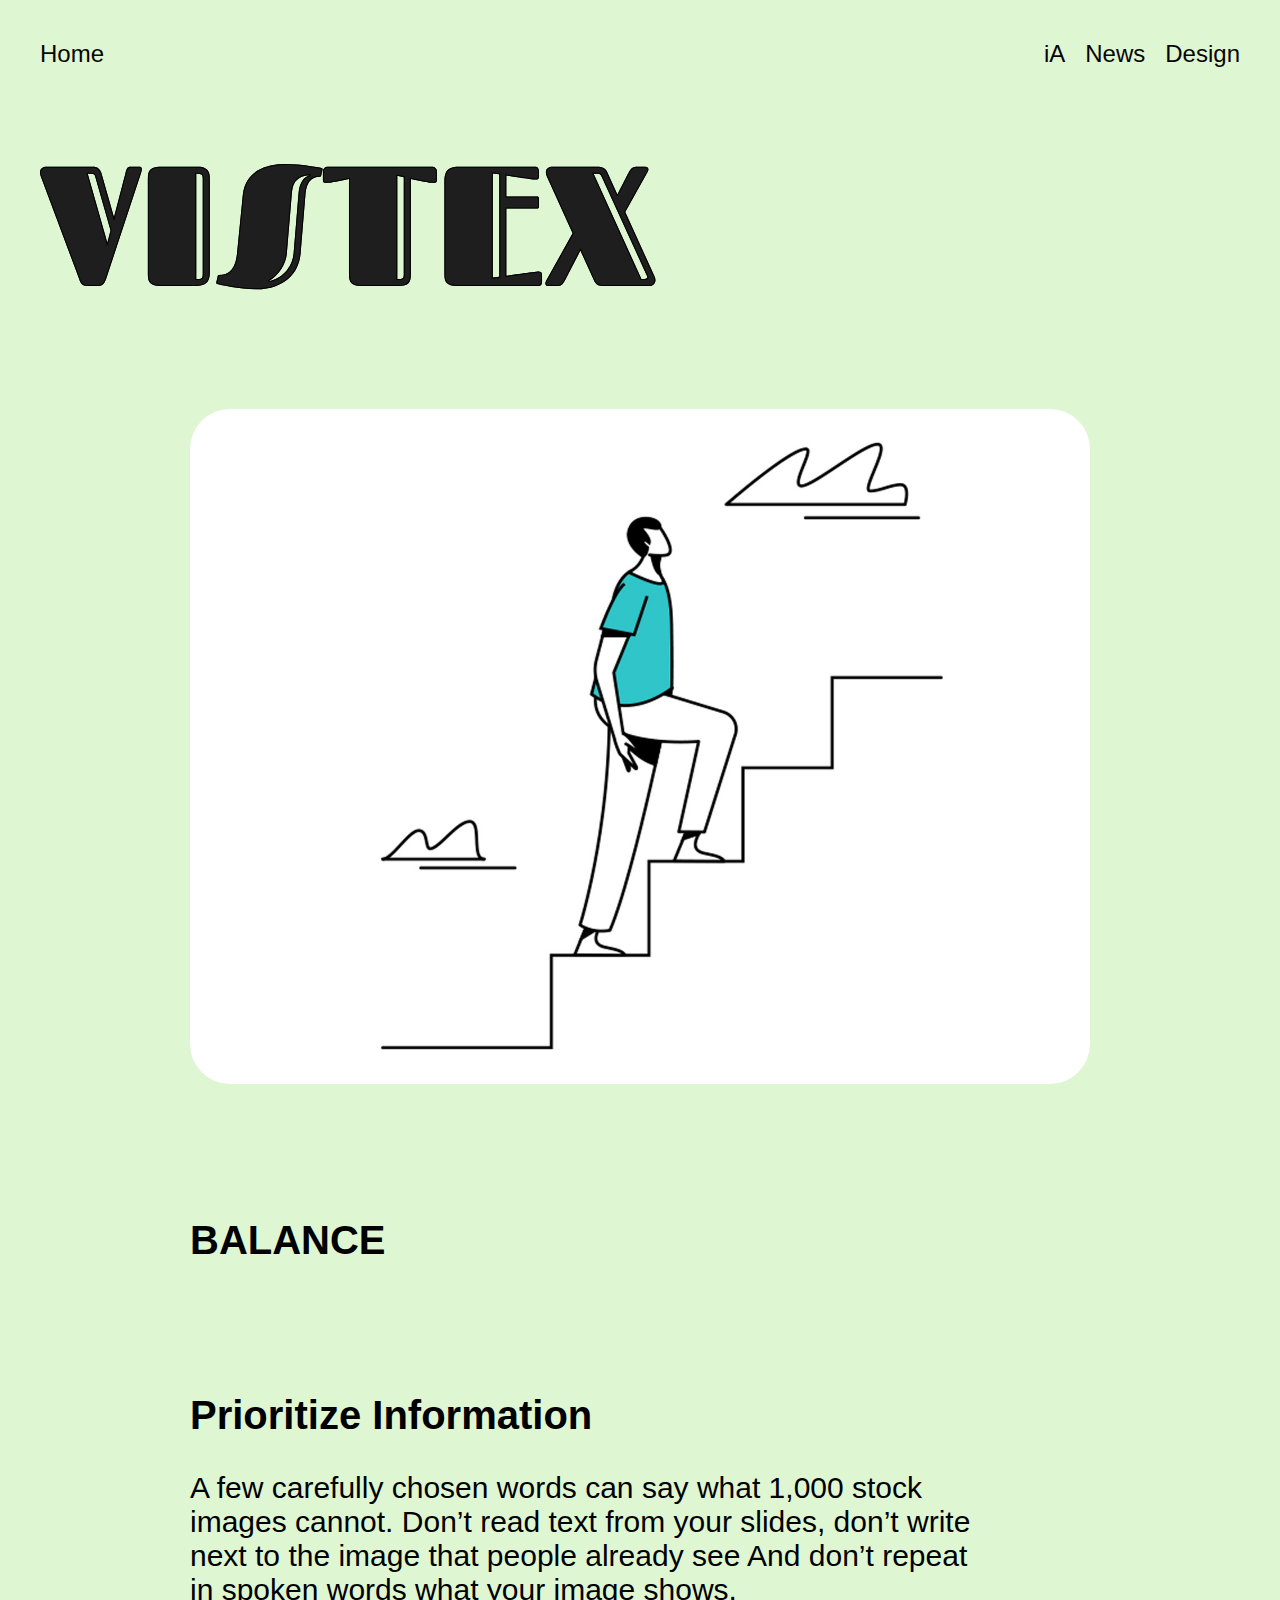
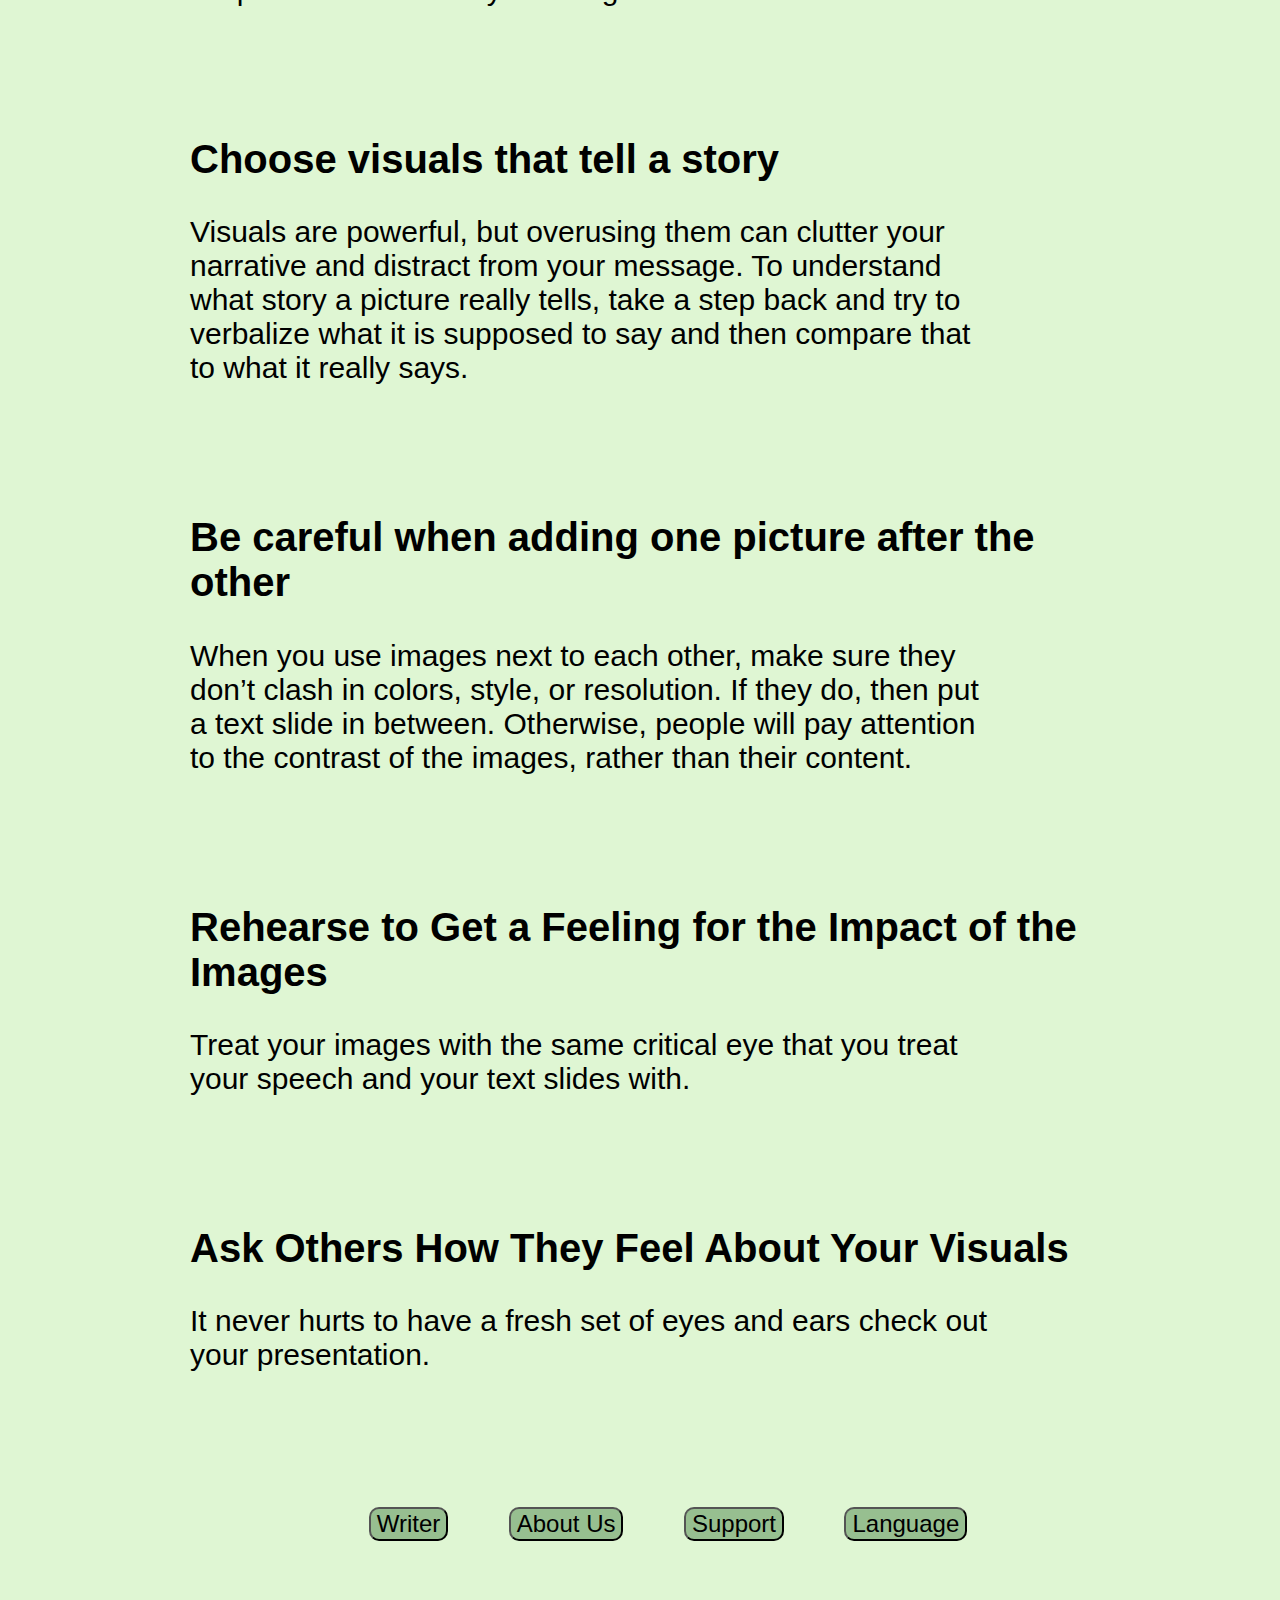
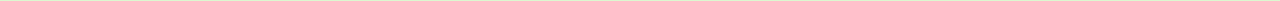
<file: Prog web/pagina-THE BALANCE.html>
<!DOCTYPE html>
<html lang="it">
<head>
    <meta charset="UTF-8">
    <meta name="viewport" content="width=device-width, initial-scale=1.0">
    <title>Document</title>
    <link rel="stylesheet" href="style.css">
</head>
<body>
    
    <header>
        <p><a href="index.html"></a>Home</a></p>
        
        <nav>
            <ul>
                <li><a href="#">iA</a></li>
                <li><a href="#">News</a></li>
                <li><a href="#">Design</a></li>
            </ul>
        </nav>
    </header>
    <div>
    <svg width="616" height="127" viewBox="0 0 616 127" fill="none" xmlns="http://wwww3.org/2000/svg">
        <path d="M540.411 87.5557L525.552 116.193C525.054 117.134 524.584 118.02 524.141 118.85C523.699 119.624 523.173 120.344 522.564 121.008C522.011 121.617 521.347 122.115 520.572 122.502C519.797 122.834 518.856 123 517.75 123H508.204C507.374 123 506.682 122.806 506.129 122.419C505.63 121.976 505.381 121.34 505.381 120.51C505.381 119.514 505.824 118.241 506.71 116.691L532.608 70.373L506.876 13.5127C506.212 12.0186 505.879 10.6904 505.879 9.52832C505.879 7.59147 506.488 6.15267 507.706 5.21191C508.978 4.27116 510.279 3.80078 511.607 3.80078H558.755C560.139 3.80078 561.301 3.99447 562.242 4.38184C563.238 4.71387 564.04 5.12891 564.649 5.62695C565.313 6.125 565.811 6.67839 566.143 7.28711C566.531 7.84049 566.835 8.33854 567.056 8.78125L577.349 31.5254L588.14 10.6074C588.638 9.72201 589.109 8.86426 589.551 8.03418C589.994 7.2041 590.492 6.4847 591.046 5.87598C591.654 5.21191 592.346 4.71387 593.121 4.38184C593.895 3.99447 594.836 3.80078 595.943 3.80078H605.489C606.374 3.80078 607.066 4.02214 607.564 4.46484C608.117 4.85221 608.394 5.46094 608.394 6.29102C608.394 7.23177 607.924 8.50456 606.983 10.1094L585.235 49.04L614.454 113.288C615.118 114.782 615.45 116.11 615.45 117.272C615.45 118.213 615.256 119.043 614.869 119.763C614.537 120.482 614.094 121.091 613.541 121.589C612.987 122.032 612.379 122.391 611.714 122.668C611.05 122.889 610.386 123 609.722 123H562.657C561.218 123 560.028 122.834 559.088 122.502C558.147 122.115 557.344 121.672 556.68 121.174C556.072 120.676 555.574 120.15 555.186 119.597C554.799 119.043 554.494 118.545 554.273 118.103L540.411 87.5557ZM561.578 13.5127C561.024 12.2399 560.416 11.4652 559.752 11.1885C559.088 10.9118 558.396 10.7734 557.676 10.7734H553.609L601.422 116.027H604.41C605.351 116.027 606.153 115.806 606.817 115.363C607.481 114.921 607.509 114.035 606.9 112.707L561.578 13.5127Z" fill="#1E1E1E"/>
        <path d="M466.329 45.4707V112.79C471.696 112.015 476.622 111.324 481.104 110.715C482.985 110.438 484.867 110.189 486.749 109.968C488.685 109.691 490.456 109.442 492.061 109.221C493.666 108.999 495.049 108.833 496.211 108.723C497.374 108.612 498.176 108.557 498.619 108.557C499.559 108.557 500.362 108.75 501.026 109.138C501.69 109.47 502.022 110.189 502.022 111.296V118.933C502.022 119.929 501.773 120.869 501.275 121.755C500.777 122.585 499.587 123 497.706 123H417.022C414.421 123 412.29 122.751 410.63 122.253C409.026 121.755 407.753 121.035 406.812 120.095C405.871 119.154 405.235 117.964 404.903 116.525C404.571 115.087 404.405 113.399 404.405 111.462V18.2441C404.405 15.0898 404.764 12.5719 405.484 10.6904C406.203 8.75358 407.227 7.28711 408.555 6.29102C409.883 5.23958 411.46 4.57552 413.287 4.29883C415.168 3.9668 417.243 3.80078 419.512 3.80078H494.551C496.433 3.80078 497.623 4.24349 498.121 5.12891C498.674 5.95898 498.951 6.89974 498.951 7.95117V13.8447C498.951 14.9515 498.646 15.6986 498.038 16.0859C497.484 16.418 496.737 16.584 495.796 16.584C495.243 16.584 494.385 16.5286 493.223 16.418C492.116 16.3073 490.816 16.1689 489.322 16.0029C487.828 15.7816 486.223 15.5602 484.507 15.3389C482.792 15.1175 481.076 14.8685 479.361 14.5918C475.376 13.9831 471.032 13.2913 466.329 12.5166V33.6006H497.207C498.37 33.6006 498.951 34.1816 498.951 35.3438V43.6445C498.951 44.862 498.37 45.4707 497.207 45.4707H466.329ZM459.273 11.3545L452.798 10.4414V114.616L459.273 113.786V11.3545Z" fill="#1E1E1E"/>
        <path d="M308.99 15.9199C305.393 16.6947 302.072 17.3864 299.029 17.9951C297.701 18.2718 296.372 18.5208 295.044 18.7422C293.772 18.9635 292.554 19.1849 291.392 19.4062C290.23 19.5723 289.178 19.7106 288.238 19.8213C287.352 19.932 286.688 19.9873 286.245 19.9873C285.305 19.9873 284.502 19.8213 283.838 19.4893C283.23 19.1019 282.925 18.3548 282.925 17.248V7.95117C282.925 6.89974 283.368 5.95898 284.253 5.12891C285.139 4.24349 286.522 3.80078 288.404 3.80078H391.416C393.298 3.80078 394.681 4.24349 395.567 5.12891C396.452 5.95898 396.895 6.89974 396.895 7.95117V17.248C396.895 18.3548 396.563 19.1019 395.899 19.4893C395.29 19.8213 394.515 19.9873 393.575 19.9873C393.077 19.9873 392.385 19.932 391.499 19.8213C390.614 19.7106 389.59 19.5723 388.428 19.4062C387.266 19.1849 386.021 18.9635 384.693 18.7422C383.42 18.5208 382.12 18.2718 380.791 17.9951C377.748 17.3864 374.427 16.6947 370.83 15.9199V111.628C370.83 113.509 370.664 115.17 370.332 116.608C370 117.992 369.364 119.182 368.423 120.178C367.538 121.118 366.293 121.838 364.688 122.336C363.083 122.779 361.036 123 358.545 123H321.524C318.923 123 316.792 122.751 315.132 122.253C313.527 121.755 312.255 121.035 311.314 120.095C310.428 119.154 309.82 117.964 309.488 116.525C309.156 115.087 308.99 113.399 308.99 111.462V15.9199ZM363.775 14.1768L357.3 12.7656V116.027C358.628 116.027 359.707 116 360.537 115.944C361.368 115.834 362.032 115.612 362.53 115.28C363.028 114.893 363.36 114.367 363.526 113.703C363.692 112.984 363.775 111.988 363.775 110.715V14.1768Z" fill="#1E1E1E"/>
        <path d="M202.783 32.3555C203.392 26.3236 205.025 21.2878 207.681 17.248C210.337 13.2083 213.63 9.9987 217.559 7.61914C221.488 5.18424 225.86 3.46875 230.674 2.47266C235.489 1.47656 240.358 0.978516 245.283 0.978516C249.323 0.978516 253.28 1.14453 257.154 1.47656C261.027 1.80859 264.597 2.19596 267.862 2.63867C271.127 3.08138 273.949 3.52409 276.328 3.9668C278.708 4.40951 280.451 4.74154 281.558 4.96289C282.222 5.12891 282.554 5.43327 282.554 5.87598C282.554 5.98665 282.499 6.31868 282.388 6.87207L281.143 12.8486C281.032 13.236 280.866 13.485 280.645 13.5957C280.479 13.651 280.313 13.6787 280.147 13.6787C277.712 13.6787 275.609 14.0938 273.838 14.9238C272.067 15.7539 270.601 16.916 269.439 18.4102C268.277 19.9043 267.391 21.6751 266.782 23.7227C266.174 25.7702 265.759 27.9837 265.537 30.3633L260.557 90.71C260.114 95.5798 258.869 100.173 256.822 104.489C254.774 108.806 251.924 112.569 248.272 115.778C244.619 118.988 240.137 121.534 234.824 123.415C229.512 125.297 223.425 126.237 216.563 126.237C211.97 126.237 207.543 126.016 203.281 125.573C199.02 125.131 195.147 124.605 191.66 123.996C188.174 123.387 185.158 122.806 182.613 122.253C180.122 121.644 178.324 121.201 177.217 120.925C176.553 120.759 176.221 120.454 176.221 120.012C176.221 119.956 176.276 119.652 176.387 119.099L177.798 112.79C177.909 112.403 178.047 112.181 178.213 112.126C178.434 112.015 178.628 111.96 178.794 111.96C181.229 111.96 183.47 111.6 185.518 110.881C187.621 110.161 189.447 108.972 190.996 107.312C192.546 105.651 193.819 103.493 194.815 100.837C195.866 98.1807 196.586 94.9157 196.973 91.042L202.783 32.3555ZM228.433 118.352C232.639 117.355 236.263 115.889 239.307 113.952C242.406 111.96 244.951 109.691 246.944 107.146C248.991 104.6 250.541 101.916 251.592 99.0938C252.699 96.2161 253.363 93.4215 253.584 90.71L258.565 30.3633C258.731 28.1497 259.063 26.0469 259.561 24.0547C260.114 22.0625 260.834 20.264 261.719 18.6592C262.66 17.0544 263.822 15.6986 265.205 14.5918C266.644 13.4297 268.332 12.6273 270.269 12.1846C266.34 12.3506 263.185 13.0146 260.806 14.1768C258.482 15.3389 256.683 16.8053 255.41 18.5762C254.138 20.2917 253.252 22.2008 252.754 24.3037C252.311 26.4066 252.007 28.4264 251.841 30.3633L246.778 90.71C246.556 93.2555 245.975 95.8564 245.034 98.5127C244.149 101.114 242.904 103.632 241.299 106.066C239.75 108.446 237.896 110.715 235.738 112.873C233.579 114.976 231.144 116.802 228.433 118.352Z" fill="#1E1E1E"/>
        <path d="M107.866 15.4219C107.866 13.485 108.032 11.7972 108.364 10.3584C108.696 8.9196 109.333 7.72982 110.274 6.78906C111.214 5.79297 112.515 5.0459 114.175 4.54785C115.835 4.0498 117.993 3.80078 120.65 3.80078H157.671C160.881 3.80078 163.316 4.27116 164.976 5.21191C166.691 6.15267 167.881 7.34245 168.545 8.78125C169.264 10.1647 169.652 11.6589 169.707 13.2637C169.762 14.8132 169.79 16.252 169.79 17.5801V109.553C169.79 110.826 169.679 112.237 169.458 113.786C169.237 115.336 168.683 116.802 167.798 118.186C166.913 119.514 165.557 120.648 163.731 121.589C161.904 122.53 159.387 123 156.177 123H120.65C117.993 123 115.835 122.751 114.175 122.253C112.515 121.755 111.214 121.035 110.274 120.095C109.333 119.154 108.696 117.964 108.364 116.525C108.032 115.087 107.866 113.399 107.866 111.462V15.4219ZM162.735 16.0859C162.735 14.8685 162.651 13.9001 162.485 13.1807C162.319 12.4613 161.987 11.9355 161.489 11.6035C160.991 11.2161 160.327 10.9948 159.497 10.9395C158.667 10.8288 157.588 10.7734 156.26 10.7734V116.027C157.588 116.027 158.667 116 159.497 115.944C160.327 115.834 160.991 115.612 161.489 115.28C161.987 114.893 162.319 114.367 162.485 113.703C162.651 112.984 162.735 111.988 162.735 110.715V16.0859Z" fill="#1E1E1E"/>
        <path d="M73.96 54.3525L85.415 10.6074C85.6364 9.61133 85.8577 8.69824 86.0791 7.86816C86.3005 7.03809 86.5771 6.31868 86.9092 5.70996C87.2965 5.10124 87.7669 4.63086 88.3203 4.29883C88.929 3.9668 89.7314 3.80078 90.7275 3.80078H99.1113C99.9414 3.80078 100.605 3.9668 101.104 4.29883C101.602 4.63086 101.851 5.18424 101.851 5.95898C101.851 7.01042 101.574 8.39388 101.021 10.1094L66.3232 115.197C65.4932 117.743 64.4971 119.68 63.335 121.008C62.2282 122.336 60.485 123 58.1055 123H46.5674C45.2946 123 44.2432 122.751 43.4131 122.253C42.583 121.755 41.8636 121.146 41.2549 120.427C40.7015 119.652 40.2311 118.822 39.8438 117.937C39.5117 117.051 39.2074 116.193 38.9307 115.363L0.830078 13.5127C0.276693 12.0739 0 10.7734 0 9.61133C0 7.67448 0.608724 6.23568 1.82617 5.29492C3.04362 4.29883 4.31641 3.80078 5.64453 3.80078H52.71C54.0934 3.80078 55.2555 3.9668 56.1963 4.29883C57.1924 4.57552 58.0225 5.01823 58.6865 5.62695C59.3506 6.18034 59.904 6.87207 60.3467 7.70215C60.7894 8.47689 61.1491 9.33464 61.4258 10.2754L73.96 54.3525ZM55.1172 13.3467C54.8405 12.4059 54.3978 11.7419 53.7891 11.3545C53.1803 10.9671 52.4056 10.7734 51.4648 10.7734H47.7295L67.3193 79.6699L70.5566 67.4678L55.1172 13.3467Z" fill="#1E1E1E"/>
        <path fill-rule="evenodd" clip-rule="evenodd" d="M540.411 87.5557L554.273 118.103C554.494 118.545 554.799 119.043 555.186 119.597C555.573 120.15 556.072 120.676 556.68 121.174C557.344 121.672 558.147 122.115 559.088 122.502C560.028 122.834 561.218 123 562.657 123H609.722C610.386 123 611.05 122.889 611.714 122.668C612.379 122.391 612.987 122.032 613.541 121.589C614.094 121.091 614.537 120.482 614.869 119.763C615.256 119.043 615.45 118.213 615.45 117.272C615.45 116.11 615.118 114.782 614.454 113.288L585.235 49.04L606.983 10.1094C607.924 8.50455 608.394 7.23177 608.394 6.29102C608.394 5.46094 608.117 4.85221 607.564 4.46484C607.066 4.02213 606.374 3.80078 605.489 3.80078H595.943C594.836 3.80078 593.895 3.99447 593.121 4.38184C592.346 4.71387 591.654 5.21191 591.046 5.87598C590.492 6.4847 589.994 7.2041 589.551 8.03418C589.109 8.86426 588.638 9.72201 588.14 10.6074L577.349 31.5254L567.056 8.78125C566.835 8.33854 566.531 7.84049 566.143 7.28711C565.811 6.67838 565.313 6.125 564.649 5.62695C564.04 5.12891 563.238 4.71387 562.242 4.38184C561.301 3.99447 560.139 3.80078 558.755 3.80078H511.607C510.279 3.80078 508.978 4.27116 507.706 5.21191C506.488 6.15267 505.879 7.59147 505.879 9.52832C505.879 10.6904 506.212 12.0186 506.876 13.5127L532.608 70.373L506.71 116.691C505.824 118.241 505.381 119.514 505.381 120.51C505.381 121.34 505.63 121.976 506.129 122.419C506.682 122.806 507.374 123 508.204 123H517.75C518.856 123 519.797 122.834 520.572 122.502C521.347 122.115 522.011 121.617 522.564 121.008C523.173 120.344 523.698 119.624 524.141 118.85C524.584 118.02 525.054 117.134 525.552 116.193L540.411 87.5557ZM524.669 115.725L524.665 115.733C524.666 115.73 524.667 115.728 524.669 115.725ZM524.669 115.725L540.471 85.2684L555.167 117.655C555.17 117.661 555.173 117.666 555.175 117.671C555.368 118.054 555.642 118.504 556.005 119.023C556.329 119.486 556.756 119.941 557.297 120.386C557.872 120.815 558.584 121.211 559.444 121.567C560.239 121.844 561.299 122 562.657 122H609.722C610.262 122 610.808 121.912 611.364 121.731C611.92 121.495 612.429 121.194 612.893 120.826C613.329 120.428 613.686 119.938 613.961 119.344L613.974 119.316L613.988 119.289C614.286 118.736 614.45 118.073 614.45 117.272C614.45 116.297 614.17 115.113 613.543 113.702L613.54 113.694M613.54 113.694L584.115 48.9938L606.115 9.61261L606.12 9.60365C607.043 8.02907 607.394 6.95143 607.394 6.29102C607.394 5.70289 607.214 5.44066 606.991 5.28407L606.943 5.2508L606.9 5.21225C606.638 4.97946 606.211 4.80078 605.489 4.80078H595.943C594.95 4.80078 594.171 4.97488 593.568 5.27626L593.542 5.28941L593.515 5.30098C592.88 5.57287 592.304 5.98342 591.785 6.54865C591.295 7.08814 590.843 7.73746 590.434 8.50477C589.99 9.33692 589.519 10.1959 589.021 11.0817C589.018 11.087 589.015 11.0923 589.012 11.0977L577.29 33.8207L566.162 9.22846C566.159 9.22304 566.156 9.21759 566.154 9.21214C565.961 8.82936 565.687 8.37978 565.324 7.86057L565.292 7.8149L565.265 7.76596C565.014 7.30525 564.621 6.85576 564.049 6.42696L564.032 6.41428L564.016 6.40091C563.527 6.00094 562.843 5.6362 561.926 5.33052L561.893 5.31963L561.861 5.30651C561.076 4.98329 560.052 4.80078 558.755 4.80078H511.607C510.534 4.80078 509.44 5.17547 508.309 6.00953C507.404 6.71312 506.879 7.81808 506.879 9.52832C506.879 10.5054 507.16 11.691 507.789 13.105C507.789 13.1055 507.789 13.106 507.789 13.1066L533.727 70.4206L507.578 117.188C506.72 118.689 506.381 119.777 506.381 120.51C506.381 121.094 506.539 121.424 506.753 121.634C507.098 121.859 507.563 122 508.204 122H517.75C518.747 122 519.537 121.852 520.151 121.594C520.81 121.261 521.364 120.841 521.824 120.335L521.827 120.332C522.383 119.726 522.862 119.07 523.266 118.365C523.705 117.542 524.171 116.665 524.665 115.733M559.752 11.1885C560.416 11.4652 561.024 12.2399 561.578 13.5127L606.9 112.707C607.509 114.035 607.481 114.921 606.817 115.363C606.153 115.806 605.351 116.027 604.41 116.027H601.422L553.609 10.7734H557.676C558.396 10.7734 559.088 10.9118 559.752 11.1885ZM607.809 112.29C608.141 113.015 608.356 113.732 608.335 114.398C608.313 115.123 608.005 115.773 607.372 116.195C606.516 116.766 605.512 117.027 604.41 117.027H600.777L552.056 9.77344H557.676C558.528 9.77344 559.35 9.93793 560.136 10.2654C561.178 10.6995 561.919 11.7927 562.491 13.1051C562.492 13.108 562.494 13.111 562.495 13.114L607.809 112.29Z" fill="black"/>
        <path fill-rule="evenodd" clip-rule="evenodd" d="M466.329 45.4707H497.207C498.37 45.4707 498.951 44.862 498.951 43.6445V35.3438C498.951 34.1816 498.37 33.6006 497.207 33.6006H466.329V12.5166C466.664 12.5718 466.997 12.6266 467.329 12.6809C471.65 13.3895 475.66 14.0264 479.361 14.5918C481.076 14.8685 482.792 15.1175 484.507 15.3389C486.223 15.5602 487.828 15.7816 489.322 16.0029C490.816 16.1689 492.116 16.3073 493.223 16.418C494.385 16.5286 495.243 16.584 495.796 16.584C496.737 16.584 497.484 16.418 498.038 16.0859C498.646 15.6986 498.951 14.9515 498.951 13.8447V7.95117C498.951 6.89974 498.674 5.95898 498.121 5.12891C497.623 4.24349 496.433 3.80078 494.551 3.80078H419.512C417.243 3.80078 415.168 3.9668 413.287 4.29883C411.46 4.57552 409.883 5.23959 408.555 6.29102C407.227 7.28711 406.203 8.75358 405.484 10.6904C404.764 12.5719 404.405 15.0898 404.405 18.2441V111.462C404.405 113.399 404.571 115.087 404.903 116.525C405.235 117.964 405.871 119.154 406.812 120.095C407.753 121.035 409.026 121.755 410.63 122.253C412.29 122.751 414.421 123 417.022 123H497.706C499.587 123 500.777 122.585 501.275 121.755C501.773 120.869 502.022 119.929 502.022 118.933V111.296C502.022 110.189 501.69 109.47 501.026 109.138C500.362 108.75 499.559 108.557 498.619 108.557C498.176 108.557 497.374 108.612 496.211 108.723C495.049 108.833 493.666 108.999 492.061 109.221C490.456 109.442 488.685 109.691 486.749 109.968C484.867 110.189 482.985 110.438 481.104 110.715C476.901 111.286 472.31 111.929 467.329 112.646C466.997 112.694 466.664 112.742 466.329 112.79V45.4707ZM500.411 121.25C500.822 120.516 501.022 119.748 501.022 118.933V111.296C501.022 110.36 500.751 110.118 500.579 110.032L500.55 110.018L500.522 110.001C500.042 109.721 499.422 109.557 498.619 109.557C498.23 109.557 497.472 109.607 496.306 109.718C495.162 109.827 493.793 109.991 492.198 110.211C490.595 110.432 488.826 110.681 486.89 110.958L486.878 110.959L486.865 110.961C484.993 111.181 483.121 111.429 481.249 111.704L481.239 111.706C476.759 112.314 471.837 113.005 466.471 113.78L465.329 113.945V44.4707H497.207C497.622 44.4707 497.753 44.3644 497.792 44.3237C497.839 44.2742 497.951 44.1104 497.951 43.6445V35.3438C497.951 34.9168 497.845 34.7803 497.808 34.7435C497.771 34.7066 497.634 34.6006 497.207 34.6006H465.329V11.3384L466.491 11.5299C471.192 12.3041 475.532 12.9952 479.512 13.6033L479.52 13.6045C481.225 13.8796 482.93 14.1271 484.635 14.3471C486.349 14.5682 487.954 14.7896 489.45 15.0111C490.933 15.1758 492.223 15.313 493.321 15.4227C494.476 15.5328 495.294 15.584 495.796 15.584C496.624 15.584 497.167 15.4375 497.51 15.2359C497.698 15.1112 497.951 14.7862 497.951 13.8447V7.95117C497.951 7.08595 497.726 6.34032 497.289 5.68361L497.268 5.65214L497.249 5.61917C497.039 5.24599 496.377 4.80078 494.551 4.80078H419.512C417.291 4.80078 415.275 4.96338 413.46 5.28362L413.448 5.28572L413.436 5.28754C411.766 5.54058 410.355 6.1413 409.176 7.07506L409.166 7.08318L409.155 7.09102C408.014 7.94676 407.09 9.23766 406.421 11.0386L406.418 11.0476C405.76 12.7692 405.405 15.1507 405.405 18.2441V111.462C405.405 113.345 405.566 114.954 405.877 116.301C406.172 117.577 406.725 118.594 407.519 119.388C408.318 120.186 409.435 120.834 410.922 121.296C412.454 121.755 414.477 122 417.022 122H497.706C499.534 122 500.205 121.58 500.411 121.25ZM459.273 11.3545V113.786L452.798 114.616V10.4414L459.273 11.3545ZM460.273 10.4856V114.666L451.798 115.753V9.29049L460.273 10.4856Z" fill="black"/>
        <path fill-rule="evenodd" clip-rule="evenodd" d="M282.532 5.68769C282.547 5.7474 282.554 5.81016 282.554 5.87598C282.554 5.98666 282.499 6.31869 282.388 6.87207L281.925 9.09336V7.95117C281.925 7.131 282.137 6.3745 282.532 5.68769ZM370.83 15.9199C371.166 15.9922 371.5 16.0638 371.83 16.1347C375.045 16.8231 378.032 17.4432 380.791 17.9951C382.12 18.2718 383.42 18.5208 384.693 18.7422C386.021 18.9635 387.266 19.1849 388.428 19.4062C389.59 19.5723 390.614 19.7106 391.499 19.8213C392.385 19.932 393.077 19.9873 393.575 19.9873C394.515 19.9873 395.29 19.8213 395.899 19.4893C396.563 19.1019 396.895 18.3548 396.895 17.248V7.95117C396.895 6.89974 396.452 5.95898 395.567 5.12891C394.681 4.24349 393.298 3.80078 391.416 3.80078H288.404C286.522 3.80078 285.139 4.24349 284.253 5.12891C283.368 5.95898 282.925 6.89974 282.925 7.95117V17.248C282.925 18.3548 283.23 19.1019 283.838 19.4893C284.502 19.8213 285.305 19.9873 286.245 19.9873C286.688 19.9873 287.352 19.932 288.238 19.8213C289.178 19.7106 290.23 19.5723 291.392 19.4062C292.554 19.1849 293.772 18.9635 295.044 18.7422C296.372 18.5208 297.701 18.2718 299.029 17.9951C301.788 17.4432 304.775 16.8231 307.99 16.1347C308.321 16.0638 308.654 15.9922 308.99 15.9199V111.462C308.99 113.399 309.156 115.087 309.488 116.525C309.82 117.964 310.428 119.154 311.314 120.095C312.255 121.035 313.527 121.755 315.132 122.253C316.792 122.751 318.923 123 321.524 123H358.545C361.036 123 363.083 122.779 364.688 122.336C366.293 121.838 367.538 121.118 368.423 120.178C369.364 119.182 370 117.992 370.332 116.608C370.664 115.17 370.83 113.509 370.83 111.628V15.9199ZM369.359 116.38C369.669 115.033 369.83 113.452 369.83 111.628V14.6816L371.041 14.9423C374.634 15.7162 377.949 16.4069 380.987 17.0145L380.995 17.0161C382.312 17.2905 383.601 17.5372 384.861 17.7564C386.186 17.9772 387.429 18.1982 388.592 18.4195C389.741 18.5835 390.751 18.72 391.623 18.829C392.494 18.9379 393.138 18.9873 393.575 18.9873C394.396 18.9873 394.988 18.843 395.406 18.6189C395.636 18.4797 395.895 18.157 395.895 17.248V7.95117C395.895 7.2196 395.601 6.5314 394.883 5.85844L394.871 5.84741L394.86 5.83601C394.238 5.21425 393.164 4.80078 391.416 4.80078H288.404C286.656 4.80078 285.582 5.21425 284.96 5.83601L284.949 5.84741L284.937 5.85844C284.219 6.5314 283.925 7.2196 283.925 7.95117V17.248C283.925 18.1477 284.156 18.4845 284.34 18.6214C284.826 18.8519 285.45 18.9873 286.245 18.9873C286.623 18.9873 287.237 18.9386 288.114 18.829L288.121 18.8281C289.046 18.7193 290.081 18.5832 291.228 18.4195C292.389 18.1986 293.604 17.9777 294.873 17.757L294.88 17.7558C296.195 17.5367 297.51 17.2901 298.825 17.0161L298.833 17.0145C301.871 16.4069 305.186 15.7162 308.779 14.9423L309.99 14.6816V111.462C309.99 113.345 310.151 114.954 310.462 116.301C310.759 117.586 311.29 118.606 312.032 119.399C312.83 120.192 313.943 120.836 315.424 121.296C316.956 121.755 318.979 122 321.524 122H358.545C360.977 122 362.922 121.784 364.407 121.376C365.887 120.915 366.961 120.273 367.695 119.492L367.696 119.491C368.511 118.628 369.066 117.598 369.359 116.38ZM363.775 14.1768V110.715C363.775 111.988 363.692 112.984 363.526 113.703C363.36 114.367 363.028 114.893 362.53 115.28C362.032 115.612 361.368 115.834 360.537 115.944C359.927 115.985 359.181 116.011 358.3 116.022C357.984 116.025 357.651 116.027 357.3 116.027V12.7656L363.775 14.1768ZM364.775 13.3712V110.715C364.775 112.017 364.691 113.101 364.5 113.928L364.498 113.937L364.496 113.946C364.281 114.807 363.834 115.533 363.144 116.07L363.115 116.092L363.084 116.112C362.419 116.556 361.594 116.812 360.67 116.936L360.637 116.94L360.604 116.942C359.743 117 358.639 117.027 357.3 117.027H356.3V11.5242L364.775 13.3712Z" fill="black"/>
        <path fill-rule="evenodd" clip-rule="evenodd" d="M217.559 7.61914C213.63 9.9987 210.337 13.2083 207.681 17.248C205.025 21.2878 203.392 26.3236 202.783 32.3555L196.973 91.042C196.586 94.9157 195.866 98.1807 194.815 100.837C193.819 103.493 192.546 105.651 190.996 107.312C189.447 108.972 187.621 110.161 185.518 110.881C183.47 111.6 181.229 111.96 178.794 111.96C178.628 111.96 178.434 112.015 178.213 112.126C178.047 112.181 177.909 112.403 177.798 112.79L176.387 119.099C176.276 119.652 176.221 119.956 176.221 120.012C176.221 120.454 176.553 120.759 177.217 120.925C178.324 121.201 180.122 121.644 182.613 122.253C185.158 122.806 188.174 123.387 191.66 123.996C195.147 124.605 199.02 125.131 203.281 125.573C207.543 126.016 211.97 126.237 216.563 126.237C223.425 126.237 229.512 125.297 234.824 123.415C240.137 121.534 244.619 118.988 248.272 115.778C251.924 112.569 254.774 108.806 256.822 104.489C258.869 100.173 260.114 95.5798 260.557 90.71L265.537 30.3633C265.759 27.9837 266.174 25.7702 266.782 23.7227C267.391 21.6751 268.277 19.9043 269.439 18.4102C270.601 16.916 272.067 15.7539 273.838 14.9238C275.609 14.0938 277.712 13.6787 280.147 13.6787C280.313 13.6787 280.479 13.651 280.645 13.5957C280.866 13.485 281.032 13.236 281.143 12.8486L282.388 6.87207C282.499 6.31869 282.554 5.98666 282.554 5.87598C282.554 5.43327 282.222 5.12891 281.558 4.96289C280.451 4.74154 278.708 4.40951 276.328 3.9668C273.949 3.52409 271.127 3.08138 267.862 2.63867C264.597 2.19596 261.027 1.80859 257.154 1.47656C253.28 1.14453 249.323 0.978516 245.283 0.978516C240.358 0.978516 235.489 1.47656 230.674 2.47266C225.86 3.46875 221.488 5.18424 217.559 7.61914ZM281.336 5.93839C280.235 5.71843 278.506 5.38911 276.145 4.94993C273.787 4.51106 270.981 4.07084 267.727 3.6296C264.481 3.18945 260.928 2.80378 257.068 2.47291C253.224 2.1434 249.296 1.97852 245.283 1.97852C240.426 1.97852 235.624 2.46964 230.877 3.45192C226.17 4.42578 221.909 6.09984 218.086 8.46915L218.077 8.47455C214.282 10.7729 211.095 13.8754 208.516 17.7975C205.968 21.6726 204.375 26.5444 203.778 32.4559L197.968 91.1405C197.575 95.0716 196.841 98.4313 195.748 101.197C194.717 103.942 193.384 106.219 191.727 107.994C190.069 109.77 188.106 111.052 185.846 111.826C183.685 112.584 181.337 112.958 178.811 112.96C178.808 112.961 178.804 112.962 178.799 112.963C178.797 112.964 178.794 112.965 178.791 112.965C178.788 112.973 178.786 112.98 178.783 112.988C178.778 113.004 178.773 113.021 178.767 113.039L177.365 119.306C177.315 119.556 177.278 119.75 177.252 119.889C177.303 119.91 177.371 119.933 177.46 119.955C178.562 120.23 180.354 120.671 182.838 121.279C185.364 121.827 188.361 122.405 191.832 123.011C195.292 123.615 199.142 124.138 203.385 124.579C207.609 125.017 212.002 125.237 216.563 125.237C223.335 125.237 229.306 124.309 234.491 122.472C239.702 120.627 244.069 118.141 247.612 115.027C251.164 111.906 253.93 108.252 255.918 104.061C257.914 99.8538 259.128 95.3761 259.561 90.6216C259.561 90.6209 259.561 90.6201 259.561 90.6194L264.542 30.2707C264.768 27.8335 265.195 25.5548 265.824 23.4377C266.464 21.2862 267.402 19.4003 268.649 17.7962C269.912 16.1732 271.505 14.9132 273.414 14.0184C275.346 13.1127 277.6 12.6787 280.147 12.6787C280.155 12.6576 280.163 12.633 280.172 12.6047L281.407 6.67596C281.408 6.6741 281.408 6.67225 281.408 6.6704C281.462 6.40095 281.501 6.19331 281.526 6.04361C281.528 6.02917 281.531 6.0155 281.533 6.00257C281.485 5.98254 281.42 5.9603 281.336 5.93839ZM283.552 5.94035C283.546 6.08005 283.521 6.24174 283.499 6.37241C283.469 6.55371 283.425 6.78696 283.369 7.06818L283.367 7.07603L282.925 9.19639V7.95117C282.925 7.62703 282.967 7.3134 283.051 7.01029C283.052 7.00854 283.052 7.00681 283.053 7.00506C283.156 6.63441 283.323 6.27951 283.552 5.94035ZM228.663 119.325L227.937 117.483C230.576 115.975 232.941 114.201 235.035 112.161C237.146 110.05 238.953 107.836 240.461 105.521L240.464 105.516C242.025 103.148 243.231 100.706 244.088 98.1904L244.092 98.1788C245.007 95.5951 245.568 93.078 245.781 90.6257C245.781 90.6249 245.781 90.6241 245.781 90.6233L250.845 30.2797L250.845 30.2779C251.015 28.2965 251.325 26.2363 251.776 24.0977L251.778 24.0854L251.781 24.0732C252.309 21.8422 253.251 19.8103 254.603 17.986C255.987 16.0635 257.92 14.5017 260.359 13.2823L260.367 13.2782C262.916 12.0336 266.221 11.3547 270.227 11.1855L270.492 13.1594C268.692 13.5708 267.145 14.3103 265.834 15.3697L265.83 15.3727C264.55 16.3967 263.469 17.6542 262.588 19.1539C261.749 20.6763 261.061 22.3933 260.528 24.31C260.046 26.2392 259.724 28.2814 259.562 30.4381L259.561 30.4455L254.581 90.7913C254.351 93.6081 253.663 96.4945 252.527 99.4477C251.436 102.375 249.833 105.148 247.727 107.767C245.657 110.41 243.026 112.75 239.848 114.793L239.844 114.796C236.689 116.803 232.957 118.308 228.663 119.325ZM246.944 107.146C248.991 104.6 250.541 101.916 251.592 99.0938C252.699 96.2161 253.363 93.4216 253.584 90.71L258.565 30.3633C258.731 28.1497 259.063 26.0469 259.561 24.0547C260.114 22.0625 260.834 20.264 261.719 18.6592C262.66 17.0544 263.822 15.6986 265.205 14.5918C265.714 14.181 266.254 13.8152 266.824 13.4943C267.868 12.9074 269.017 12.4708 270.269 12.1846C268.921 12.2415 267.665 12.357 266.5 12.5311C264.267 12.8646 262.369 13.4132 260.806 14.1768C258.482 15.3389 256.683 16.8053 255.41 18.5762C254.138 20.2917 253.252 22.2008 252.754 24.3037C252.311 26.4066 252.007 28.4264 251.841 30.3633L246.778 90.71C246.556 93.2555 245.975 95.8564 245.034 98.5127C244.149 101.114 242.904 103.632 241.299 106.066C239.75 108.446 237.896 110.715 235.738 112.873C234.38 114.195 232.914 115.408 231.338 116.512C230.408 117.163 229.439 117.776 228.433 118.352C229.595 118.076 230.713 117.765 231.787 117.418C234.598 116.509 237.104 115.354 239.307 113.952C242.406 111.96 244.951 109.691 246.944 107.146Z" fill="black"/>
        <path fill-rule="evenodd" clip-rule="evenodd" d="M108.364 10.3584C108.032 11.7972 107.866 13.485 107.866 15.4219V111.462C107.866 113.399 108.032 115.087 108.364 116.525C108.696 117.964 109.333 119.154 110.274 120.095C111.214 121.035 112.515 121.755 114.175 122.253C115.835 122.751 117.993 123 120.65 123H156.177C159.387 123 161.904 122.53 163.731 121.589C165.557 120.648 166.913 119.514 167.798 118.186C168.683 116.802 169.237 115.336 169.458 113.786C169.679 112.237 169.79 110.826 169.79 109.553V17.5801C169.79 16.252 169.762 14.8131 169.707 13.2637C169.652 11.6589 169.264 10.1647 168.545 8.78125C167.881 7.34245 166.691 6.15267 164.976 5.21191C163.316 4.27116 160.881 3.80078 157.671 3.80078H120.65C117.993 3.80078 115.835 4.0498 114.175 4.54785C112.515 5.0459 111.214 5.79297 110.274 6.78906C109.333 7.72982 108.696 8.91959 108.364 10.3584ZM166.961 117.638C167.77 116.372 168.268 115.043 168.468 113.645C168.684 112.132 168.79 110.769 168.79 109.553V17.5801C168.79 16.2656 168.763 14.8389 168.708 13.2994L168.708 13.2981C168.657 11.8376 168.306 10.4899 167.658 9.2426L167.647 9.2217L167.637 9.20031C167.082 7.99766 166.067 6.95113 164.495 6.08873L164.483 6.08202C163.043 5.26608 160.812 4.80078 157.671 4.80078H120.65C118.045 4.80078 115.994 5.04629 114.462 5.50568C112.926 5.96651 111.793 6.63648 111.001 7.47569L110.991 7.48607L110.981 7.49617C110.187 8.29013 109.633 9.30637 109.339 10.5833C109.028 11.9296 108.866 13.5387 108.866 15.4219V111.462C108.866 113.345 109.028 114.954 109.339 116.301C109.633 117.577 110.187 118.594 110.981 119.388C111.774 120.181 112.914 120.831 114.462 121.295C115.994 121.755 118.045 122 120.65 122H156.177C159.308 122 161.646 121.538 163.273 120.7C164.986 119.817 166.193 118.787 166.961 117.638ZM162.485 13.1807C162.651 13.9001 162.735 14.8685 162.735 16.0859V110.715C162.735 111.988 162.651 112.984 162.485 113.703C162.319 114.367 161.987 114.893 161.489 115.28C160.991 115.612 160.327 115.834 159.497 115.944C158.886 115.985 158.141 116.011 157.26 116.022C156.944 116.025 156.611 116.027 156.26 116.027V10.7734C156.611 10.7734 156.944 10.7773 157.26 10.785C158.141 10.8065 158.886 10.858 159.497 10.9395C160.327 10.9948 160.991 11.2161 161.489 11.6035C161.987 11.9355 162.319 12.4613 162.485 13.1807ZM162.075 10.7923C162.813 11.2974 163.253 12.0613 163.46 12.9558C163.65 13.781 163.735 14.8348 163.735 16.0859V110.715C163.735 112.017 163.651 113.101 163.46 113.928L163.458 113.937L163.456 113.946C163.24 114.807 162.793 115.533 162.103 116.07L162.074 116.092L162.044 116.112C161.379 116.556 160.554 116.812 159.629 116.936L159.597 116.94L159.564 116.942C158.702 117 157.599 117.027 156.26 117.027H155.26V9.77344H156.26C157.594 9.77344 158.711 9.82803 159.597 9.94398C160.538 10.0113 161.389 10.2698 162.075 10.7923Z" fill="black"/>
        <path fill-rule="evenodd" clip-rule="evenodd" d="M73.96 54.3525L61.4258 10.2754C61.1491 9.33463 60.7894 8.47689 60.3467 7.70215C59.904 6.87207 59.3506 6.18034 58.6865 5.62695C58.0225 5.01823 57.1924 4.57552 56.1963 4.29883C55.2555 3.9668 54.0934 3.80078 52.71 3.80078H5.64453C4.31641 3.80078 3.04362 4.29883 1.82617 5.29492C0.608724 6.23568 0 7.67448 0 9.61133C0 10.7734 0.276693 12.0739 0.830078 13.5127L38.9307 115.363C39.2074 116.193 39.5117 117.051 39.8438 117.937C40.2311 118.822 40.7015 119.652 41.2549 120.427C41.8636 121.146 42.583 121.755 43.4131 122.253C44.2432 122.751 45.2946 123 46.5674 123H58.1055C60.485 123 62.2282 122.336 63.335 121.008C64.4971 119.68 65.4932 117.743 66.3232 115.197L101.021 10.1094C101.574 8.39388 101.851 7.01041 101.851 5.95898C101.851 5.18424 101.602 4.63086 101.104 4.29883C100.605 3.9668 99.9414 3.80078 99.1113 3.80078H90.7275C89.7314 3.80078 88.929 3.9668 88.3203 4.29883C87.7669 4.63086 87.2965 5.10123 86.9092 5.70996C86.5771 6.31869 86.3005 7.03809 86.0791 7.86816C85.8577 8.69824 85.6364 9.61133 85.415 10.6074L73.96 54.3525ZM87.7708 6.21878C87.4915 6.7377 87.2469 7.36985 87.0453 8.12582C86.8282 8.94018 86.6101 9.83946 86.3912 10.8244L86.3872 10.8426L73.9997 58.1483L60.4664 10.5576C60.466 10.5562 60.4656 10.5548 60.4652 10.5535C60.2085 9.6817 59.8783 8.89812 59.4784 8.19829L59.4712 8.18562L59.4643 8.17274C59.077 7.44645 58.6028 6.85887 58.0463 6.39517L58.0282 6.38006L58.0108 6.36411C57.4791 5.87672 56.7953 5.50308 55.9286 5.26234L55.8957 5.2532L55.8635 5.24182C55.0621 4.959 54.0206 4.80078 52.71 4.80078H5.64453C4.58809 4.80078 3.53259 5.19083 2.45941 6.06888L2.44864 6.0777L2.43762 6.0862C1.52749 6.78949 1 7.89594 1 9.61133C1 10.6179 1.24053 11.7942 1.76342 13.1537L1.76673 13.1623L39.8736 115.03L39.8793 115.047C40.1492 115.857 40.4462 116.694 40.7705 117.56C41.1228 118.361 41.5475 119.111 42.0446 119.812C42.575 120.432 43.2009 120.959 43.9276 121.395C44.5606 121.775 45.4202 122 46.5674 122H58.1055C60.3058 122 61.7142 121.391 62.5667 120.368L62.5745 120.358L62.5824 120.349C63.6218 119.161 64.5647 117.364 65.3725 114.887L65.3737 114.884L100.069 9.80238C100.069 9.80117 100.07 9.79997 100.07 9.79877C100.61 8.12413 100.851 6.85706 100.851 5.95898C100.851 5.40839 100.688 5.22367 100.549 5.13087C100.267 4.94316 99.8178 4.80078 99.1113 4.80078H90.7275C89.843 4.80078 89.2284 4.94795 88.8167 5.16727C88.4265 5.40536 88.0759 5.74728 87.7708 6.21878ZM53.7891 11.3545C54.3978 11.7419 54.8405 12.4059 55.1172 13.3467L70.5566 67.4678L67.3193 79.6699L47.7295 10.7734H51.4648C52.4056 10.7734 53.1803 10.9671 53.7891 11.3545ZM56.0766 13.0645L56.0789 13.0723L71.5938 67.4581L67.3527 83.4437L46.4055 9.77344H51.4648C52.539 9.77344 53.5148 9.99463 54.3259 10.5108C55.2021 11.0684 55.7562 11.9755 56.0766 13.0645Z" fill="black"/>
        </svg>
    </div>
    <main>
        <section class="info">
        </section>
        <section class="BALANCE">     
     <img src="immagini/uomoscala.png" alt="" srcset=""></a>
     <div class="bio">
            <h2>BALANCE</h2>
            <h2>Prioritize Information</h2>
                <p>A few carefully chosen words can say what 1,000 stock images cannot.  Don’t read text from your slides, don’t write next to the image that people already see And don’t repeat in spoken words what your image shows.</p>
            <h2>Choose visuals that tell a story</h2>
                <p>Visuals are powerful, but overusing them can clutter your narrative and distract from your message. To understand what story a picture really tells, take a step back and try to verbalize what it is supposed to say and then compare that to what it really says.</p>
            <h2>Be careful when adding one picture after the other</h2>
                <p>When you use images next to each other, make sure they don’t clash in colors, style, or resolution. If they do, then put a text slide in between. Otherwise, people will pay attention to the contrast of the images, rather than their content.</p>
             <h2>Rehearse to Get a Feeling for the Impact of the Images</h2>
                <p>Treat your images with the same critical eye that you treat your speech and your text slides with.</p>
             <h2>Ask Others How They Feel About Your Visuals</h2>
                <p>It never hurts to have a fresh set of eyes and ears check out your presentation. </p>
            
            </div>
            
               
            


        </section>
        <section class="info">
        </section>
        <section class="BALANCE">

    <section class="BALANCE">   
    </main>
    <footer>
        
        <button>Writer</button>
        <button>About Us</button>
        <button>Support</button>
        <button>Language</button>
        
    </footer>
    </section>
        
</body>

</html>
</file>
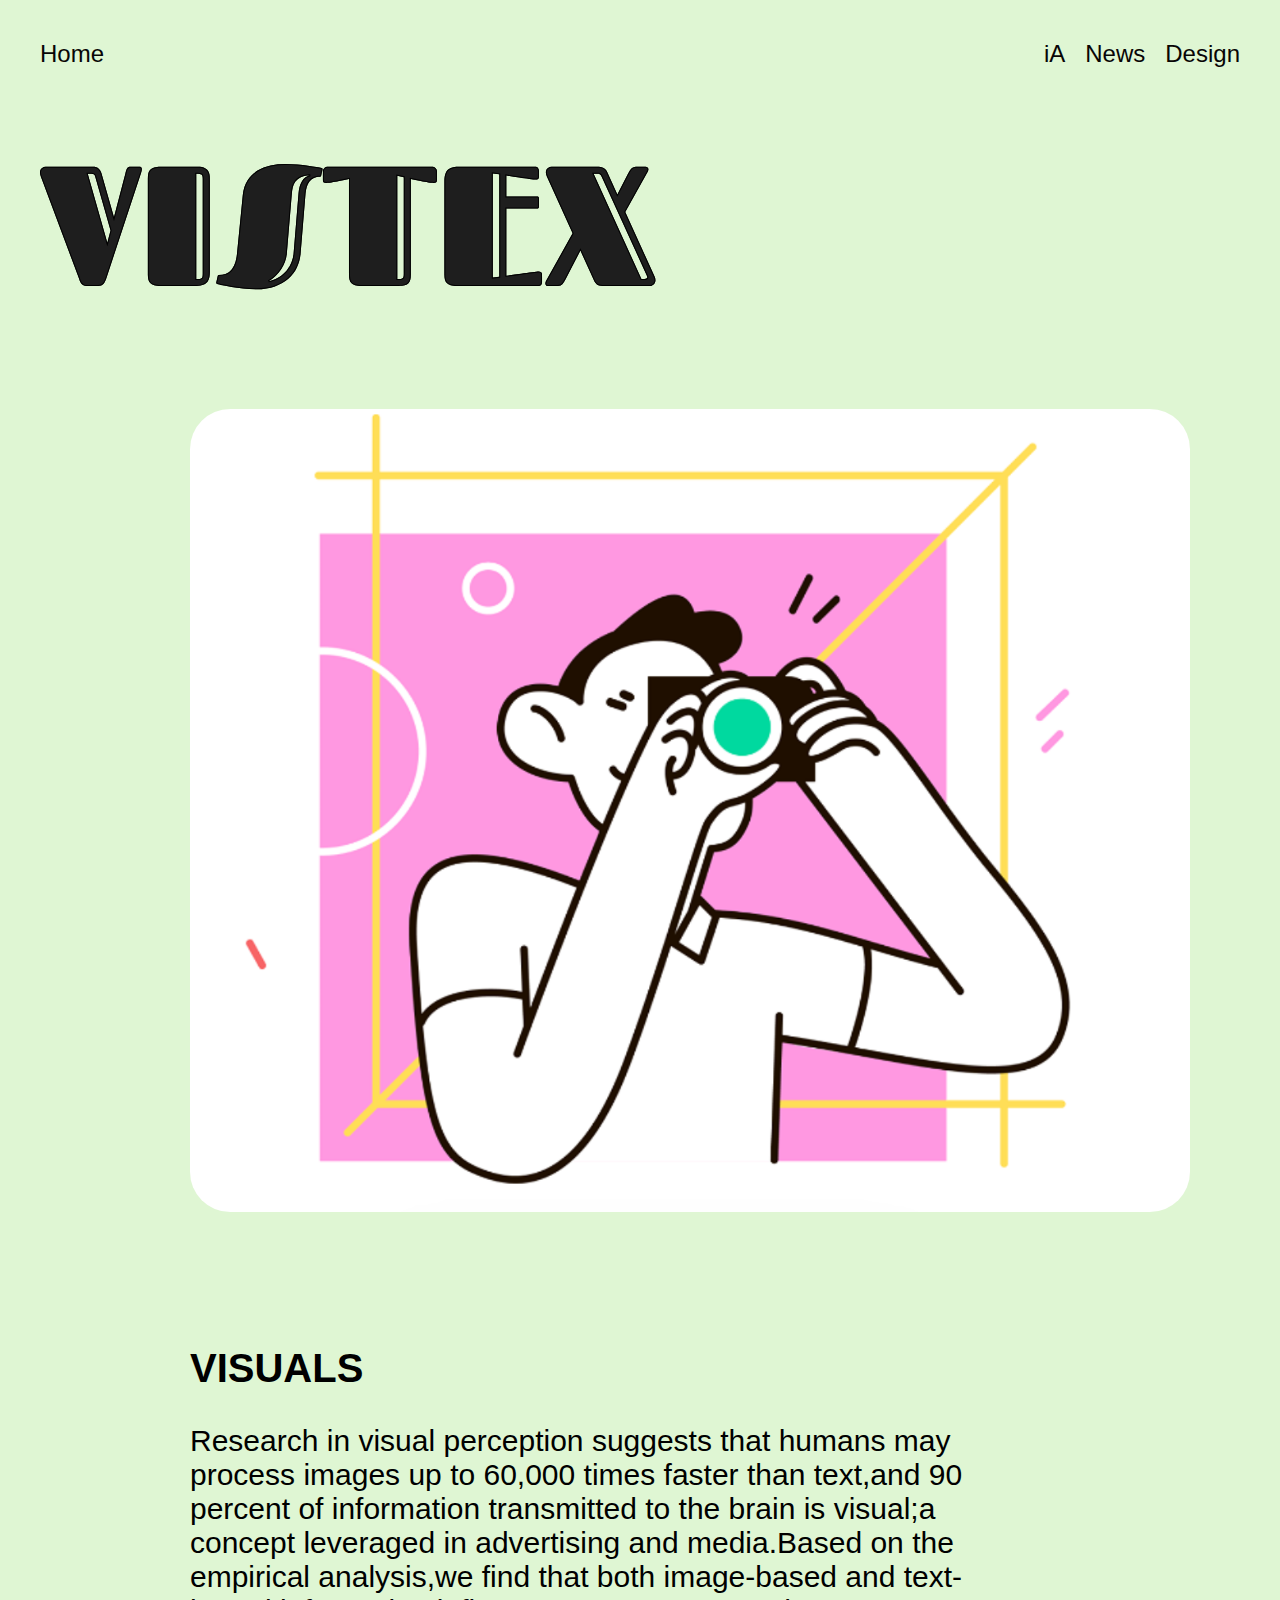
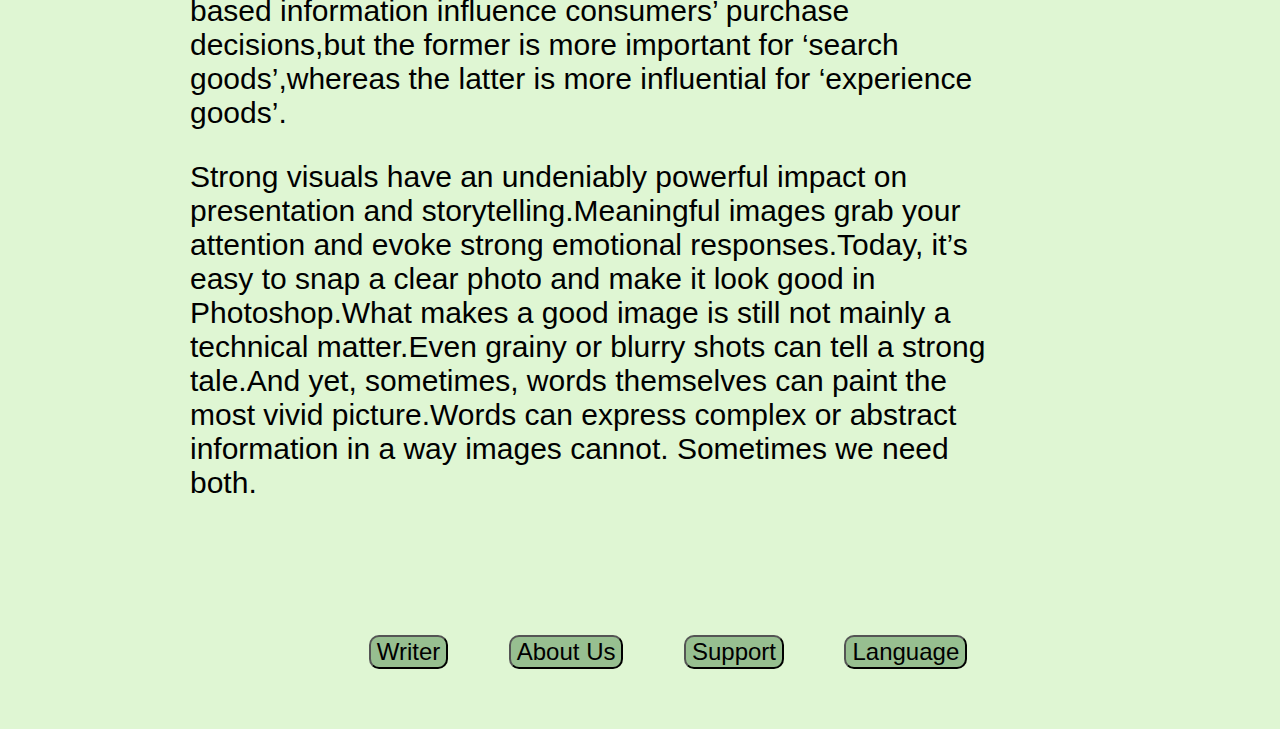
<file: Prog web/pagina-VISUALS.html>
<!DOCTYPE html>
<html lang="it">
<head>
    <meta charset="UTF-8">
    <meta name="viewport" content="width=device-width, initial-scale=1.0">
    <title>Document</title>
    <link rel="stylesheet" href="style.css">
</head>
<body>
    
    <header>
        <p><a href="index.html"></a>Home</a></p>
        <nav>
            <ul>
                <li><a href="#">iA</a></li>
                <li><a href="#">News</a></li>
                <li><a href="#">Design</a></li>
            </ul>
        </nav>
    </header>
    <div>
    <svg width="616" height="127" viewBox="0 0 616 127" fill="none" xmlns="http://wwww3.org/2000/svg">
        <path d="M540.411 87.5557L525.552 116.193C525.054 117.134 524.584 118.02 524.141 118.85C523.699 119.624 523.173 120.344 522.564 121.008C522.011 121.617 521.347 122.115 520.572 122.502C519.797 122.834 518.856 123 517.75 123H508.204C507.374 123 506.682 122.806 506.129 122.419C505.63 121.976 505.381 121.34 505.381 120.51C505.381 119.514 505.824 118.241 506.71 116.691L532.608 70.373L506.876 13.5127C506.212 12.0186 505.879 10.6904 505.879 9.52832C505.879 7.59147 506.488 6.15267 507.706 5.21191C508.978 4.27116 510.279 3.80078 511.607 3.80078H558.755C560.139 3.80078 561.301 3.99447 562.242 4.38184C563.238 4.71387 564.04 5.12891 564.649 5.62695C565.313 6.125 565.811 6.67839 566.143 7.28711C566.531 7.84049 566.835 8.33854 567.056 8.78125L577.349 31.5254L588.14 10.6074C588.638 9.72201 589.109 8.86426 589.551 8.03418C589.994 7.2041 590.492 6.4847 591.046 5.87598C591.654 5.21191 592.346 4.71387 593.121 4.38184C593.895 3.99447 594.836 3.80078 595.943 3.80078H605.489C606.374 3.80078 607.066 4.02214 607.564 4.46484C608.117 4.85221 608.394 5.46094 608.394 6.29102C608.394 7.23177 607.924 8.50456 606.983 10.1094L585.235 49.04L614.454 113.288C615.118 114.782 615.45 116.11 615.45 117.272C615.45 118.213 615.256 119.043 614.869 119.763C614.537 120.482 614.094 121.091 613.541 121.589C612.987 122.032 612.379 122.391 611.714 122.668C611.05 122.889 610.386 123 609.722 123H562.657C561.218 123 560.028 122.834 559.088 122.502C558.147 122.115 557.344 121.672 556.68 121.174C556.072 120.676 555.574 120.15 555.186 119.597C554.799 119.043 554.494 118.545 554.273 118.103L540.411 87.5557ZM561.578 13.5127C561.024 12.2399 560.416 11.4652 559.752 11.1885C559.088 10.9118 558.396 10.7734 557.676 10.7734H553.609L601.422 116.027H604.41C605.351 116.027 606.153 115.806 606.817 115.363C607.481 114.921 607.509 114.035 606.9 112.707L561.578 13.5127Z" fill="#1E1E1E"/>
        <path d="M466.329 45.4707V112.79C471.696 112.015 476.622 111.324 481.104 110.715C482.985 110.438 484.867 110.189 486.749 109.968C488.685 109.691 490.456 109.442 492.061 109.221C493.666 108.999 495.049 108.833 496.211 108.723C497.374 108.612 498.176 108.557 498.619 108.557C499.559 108.557 500.362 108.75 501.026 109.138C501.69 109.47 502.022 110.189 502.022 111.296V118.933C502.022 119.929 501.773 120.869 501.275 121.755C500.777 122.585 499.587 123 497.706 123H417.022C414.421 123 412.29 122.751 410.63 122.253C409.026 121.755 407.753 121.035 406.812 120.095C405.871 119.154 405.235 117.964 404.903 116.525C404.571 115.087 404.405 113.399 404.405 111.462V18.2441C404.405 15.0898 404.764 12.5719 405.484 10.6904C406.203 8.75358 407.227 7.28711 408.555 6.29102C409.883 5.23958 411.46 4.57552 413.287 4.29883C415.168 3.9668 417.243 3.80078 419.512 3.80078H494.551C496.433 3.80078 497.623 4.24349 498.121 5.12891C498.674 5.95898 498.951 6.89974 498.951 7.95117V13.8447C498.951 14.9515 498.646 15.6986 498.038 16.0859C497.484 16.418 496.737 16.584 495.796 16.584C495.243 16.584 494.385 16.5286 493.223 16.418C492.116 16.3073 490.816 16.1689 489.322 16.0029C487.828 15.7816 486.223 15.5602 484.507 15.3389C482.792 15.1175 481.076 14.8685 479.361 14.5918C475.376 13.9831 471.032 13.2913 466.329 12.5166V33.6006H497.207C498.37 33.6006 498.951 34.1816 498.951 35.3438V43.6445C498.951 44.862 498.37 45.4707 497.207 45.4707H466.329ZM459.273 11.3545L452.798 10.4414V114.616L459.273 113.786V11.3545Z" fill="#1E1E1E"/>
        <path d="M308.99 15.9199C305.393 16.6947 302.072 17.3864 299.029 17.9951C297.701 18.2718 296.372 18.5208 295.044 18.7422C293.772 18.9635 292.554 19.1849 291.392 19.4062C290.23 19.5723 289.178 19.7106 288.238 19.8213C287.352 19.932 286.688 19.9873 286.245 19.9873C285.305 19.9873 284.502 19.8213 283.838 19.4893C283.23 19.1019 282.925 18.3548 282.925 17.248V7.95117C282.925 6.89974 283.368 5.95898 284.253 5.12891C285.139 4.24349 286.522 3.80078 288.404 3.80078H391.416C393.298 3.80078 394.681 4.24349 395.567 5.12891C396.452 5.95898 396.895 6.89974 396.895 7.95117V17.248C396.895 18.3548 396.563 19.1019 395.899 19.4893C395.29 19.8213 394.515 19.9873 393.575 19.9873C393.077 19.9873 392.385 19.932 391.499 19.8213C390.614 19.7106 389.59 19.5723 388.428 19.4062C387.266 19.1849 386.021 18.9635 384.693 18.7422C383.42 18.5208 382.12 18.2718 380.791 17.9951C377.748 17.3864 374.427 16.6947 370.83 15.9199V111.628C370.83 113.509 370.664 115.17 370.332 116.608C370 117.992 369.364 119.182 368.423 120.178C367.538 121.118 366.293 121.838 364.688 122.336C363.083 122.779 361.036 123 358.545 123H321.524C318.923 123 316.792 122.751 315.132 122.253C313.527 121.755 312.255 121.035 311.314 120.095C310.428 119.154 309.82 117.964 309.488 116.525C309.156 115.087 308.99 113.399 308.99 111.462V15.9199ZM363.775 14.1768L357.3 12.7656V116.027C358.628 116.027 359.707 116 360.537 115.944C361.368 115.834 362.032 115.612 362.53 115.28C363.028 114.893 363.36 114.367 363.526 113.703C363.692 112.984 363.775 111.988 363.775 110.715V14.1768Z" fill="#1E1E1E"/>
        <path d="M202.783 32.3555C203.392 26.3236 205.025 21.2878 207.681 17.248C210.337 13.2083 213.63 9.9987 217.559 7.61914C221.488 5.18424 225.86 3.46875 230.674 2.47266C235.489 1.47656 240.358 0.978516 245.283 0.978516C249.323 0.978516 253.28 1.14453 257.154 1.47656C261.027 1.80859 264.597 2.19596 267.862 2.63867C271.127 3.08138 273.949 3.52409 276.328 3.9668C278.708 4.40951 280.451 4.74154 281.558 4.96289C282.222 5.12891 282.554 5.43327 282.554 5.87598C282.554 5.98665 282.499 6.31868 282.388 6.87207L281.143 12.8486C281.032 13.236 280.866 13.485 280.645 13.5957C280.479 13.651 280.313 13.6787 280.147 13.6787C277.712 13.6787 275.609 14.0938 273.838 14.9238C272.067 15.7539 270.601 16.916 269.439 18.4102C268.277 19.9043 267.391 21.6751 266.782 23.7227C266.174 25.7702 265.759 27.9837 265.537 30.3633L260.557 90.71C260.114 95.5798 258.869 100.173 256.822 104.489C254.774 108.806 251.924 112.569 248.272 115.778C244.619 118.988 240.137 121.534 234.824 123.415C229.512 125.297 223.425 126.237 216.563 126.237C211.97 126.237 207.543 126.016 203.281 125.573C199.02 125.131 195.147 124.605 191.66 123.996C188.174 123.387 185.158 122.806 182.613 122.253C180.122 121.644 178.324 121.201 177.217 120.925C176.553 120.759 176.221 120.454 176.221 120.012C176.221 119.956 176.276 119.652 176.387 119.099L177.798 112.79C177.909 112.403 178.047 112.181 178.213 112.126C178.434 112.015 178.628 111.96 178.794 111.96C181.229 111.96 183.47 111.6 185.518 110.881C187.621 110.161 189.447 108.972 190.996 107.312C192.546 105.651 193.819 103.493 194.815 100.837C195.866 98.1807 196.586 94.9157 196.973 91.042L202.783 32.3555ZM228.433 118.352C232.639 117.355 236.263 115.889 239.307 113.952C242.406 111.96 244.951 109.691 246.944 107.146C248.991 104.6 250.541 101.916 251.592 99.0938C252.699 96.2161 253.363 93.4215 253.584 90.71L258.565 30.3633C258.731 28.1497 259.063 26.0469 259.561 24.0547C260.114 22.0625 260.834 20.264 261.719 18.6592C262.66 17.0544 263.822 15.6986 265.205 14.5918C266.644 13.4297 268.332 12.6273 270.269 12.1846C266.34 12.3506 263.185 13.0146 260.806 14.1768C258.482 15.3389 256.683 16.8053 255.41 18.5762C254.138 20.2917 253.252 22.2008 252.754 24.3037C252.311 26.4066 252.007 28.4264 251.841 30.3633L246.778 90.71C246.556 93.2555 245.975 95.8564 245.034 98.5127C244.149 101.114 242.904 103.632 241.299 106.066C239.75 108.446 237.896 110.715 235.738 112.873C233.579 114.976 231.144 116.802 228.433 118.352Z" fill="#1E1E1E"/>
        <path d="M107.866 15.4219C107.866 13.485 108.032 11.7972 108.364 10.3584C108.696 8.9196 109.333 7.72982 110.274 6.78906C111.214 5.79297 112.515 5.0459 114.175 4.54785C115.835 4.0498 117.993 3.80078 120.65 3.80078H157.671C160.881 3.80078 163.316 4.27116 164.976 5.21191C166.691 6.15267 167.881 7.34245 168.545 8.78125C169.264 10.1647 169.652 11.6589 169.707 13.2637C169.762 14.8132 169.79 16.252 169.79 17.5801V109.553C169.79 110.826 169.679 112.237 169.458 113.786C169.237 115.336 168.683 116.802 167.798 118.186C166.913 119.514 165.557 120.648 163.731 121.589C161.904 122.53 159.387 123 156.177 123H120.65C117.993 123 115.835 122.751 114.175 122.253C112.515 121.755 111.214 121.035 110.274 120.095C109.333 119.154 108.696 117.964 108.364 116.525C108.032 115.087 107.866 113.399 107.866 111.462V15.4219ZM162.735 16.0859C162.735 14.8685 162.651 13.9001 162.485 13.1807C162.319 12.4613 161.987 11.9355 161.489 11.6035C160.991 11.2161 160.327 10.9948 159.497 10.9395C158.667 10.8288 157.588 10.7734 156.26 10.7734V116.027C157.588 116.027 158.667 116 159.497 115.944C160.327 115.834 160.991 115.612 161.489 115.28C161.987 114.893 162.319 114.367 162.485 113.703C162.651 112.984 162.735 111.988 162.735 110.715V16.0859Z" fill="#1E1E1E"/>
        <path d="M73.96 54.3525L85.415 10.6074C85.6364 9.61133 85.8577 8.69824 86.0791 7.86816C86.3005 7.03809 86.5771 6.31868 86.9092 5.70996C87.2965 5.10124 87.7669 4.63086 88.3203 4.29883C88.929 3.9668 89.7314 3.80078 90.7275 3.80078H99.1113C99.9414 3.80078 100.605 3.9668 101.104 4.29883C101.602 4.63086 101.851 5.18424 101.851 5.95898C101.851 7.01042 101.574 8.39388 101.021 10.1094L66.3232 115.197C65.4932 117.743 64.4971 119.68 63.335 121.008C62.2282 122.336 60.485 123 58.1055 123H46.5674C45.2946 123 44.2432 122.751 43.4131 122.253C42.583 121.755 41.8636 121.146 41.2549 120.427C40.7015 119.652 40.2311 118.822 39.8438 117.937C39.5117 117.051 39.2074 116.193 38.9307 115.363L0.830078 13.5127C0.276693 12.0739 0 10.7734 0 9.61133C0 7.67448 0.608724 6.23568 1.82617 5.29492C3.04362 4.29883 4.31641 3.80078 5.64453 3.80078H52.71C54.0934 3.80078 55.2555 3.9668 56.1963 4.29883C57.1924 4.57552 58.0225 5.01823 58.6865 5.62695C59.3506 6.18034 59.904 6.87207 60.3467 7.70215C60.7894 8.47689 61.1491 9.33464 61.4258 10.2754L73.96 54.3525ZM55.1172 13.3467C54.8405 12.4059 54.3978 11.7419 53.7891 11.3545C53.1803 10.9671 52.4056 10.7734 51.4648 10.7734H47.7295L67.3193 79.6699L70.5566 67.4678L55.1172 13.3467Z" fill="#1E1E1E"/>
        <path fill-rule="evenodd" clip-rule="evenodd" d="M540.411 87.5557L554.273 118.103C554.494 118.545 554.799 119.043 555.186 119.597C555.573 120.15 556.072 120.676 556.68 121.174C557.344 121.672 558.147 122.115 559.088 122.502C560.028 122.834 561.218 123 562.657 123H609.722C610.386 123 611.05 122.889 611.714 122.668C612.379 122.391 612.987 122.032 613.541 121.589C614.094 121.091 614.537 120.482 614.869 119.763C615.256 119.043 615.45 118.213 615.45 117.272C615.45 116.11 615.118 114.782 614.454 113.288L585.235 49.04L606.983 10.1094C607.924 8.50455 608.394 7.23177 608.394 6.29102C608.394 5.46094 608.117 4.85221 607.564 4.46484C607.066 4.02213 606.374 3.80078 605.489 3.80078H595.943C594.836 3.80078 593.895 3.99447 593.121 4.38184C592.346 4.71387 591.654 5.21191 591.046 5.87598C590.492 6.4847 589.994 7.2041 589.551 8.03418C589.109 8.86426 588.638 9.72201 588.14 10.6074L577.349 31.5254L567.056 8.78125C566.835 8.33854 566.531 7.84049 566.143 7.28711C565.811 6.67838 565.313 6.125 564.649 5.62695C564.04 5.12891 563.238 4.71387 562.242 4.38184C561.301 3.99447 560.139 3.80078 558.755 3.80078H511.607C510.279 3.80078 508.978 4.27116 507.706 5.21191C506.488 6.15267 505.879 7.59147 505.879 9.52832C505.879 10.6904 506.212 12.0186 506.876 13.5127L532.608 70.373L506.71 116.691C505.824 118.241 505.381 119.514 505.381 120.51C505.381 121.34 505.63 121.976 506.129 122.419C506.682 122.806 507.374 123 508.204 123H517.75C518.856 123 519.797 122.834 520.572 122.502C521.347 122.115 522.011 121.617 522.564 121.008C523.173 120.344 523.698 119.624 524.141 118.85C524.584 118.02 525.054 117.134 525.552 116.193L540.411 87.5557ZM524.669 115.725L524.665 115.733C524.666 115.73 524.667 115.728 524.669 115.725ZM524.669 115.725L540.471 85.2684L555.167 117.655C555.17 117.661 555.173 117.666 555.175 117.671C555.368 118.054 555.642 118.504 556.005 119.023C556.329 119.486 556.756 119.941 557.297 120.386C557.872 120.815 558.584 121.211 559.444 121.567C560.239 121.844 561.299 122 562.657 122H609.722C610.262 122 610.808 121.912 611.364 121.731C611.92 121.495 612.429 121.194 612.893 120.826C613.329 120.428 613.686 119.938 613.961 119.344L613.974 119.316L613.988 119.289C614.286 118.736 614.45 118.073 614.45 117.272C614.45 116.297 614.17 115.113 613.543 113.702L613.54 113.694M613.54 113.694L584.115 48.9938L606.115 9.61261L606.12 9.60365C607.043 8.02907 607.394 6.95143 607.394 6.29102C607.394 5.70289 607.214 5.44066 606.991 5.28407L606.943 5.2508L606.9 5.21225C606.638 4.97946 606.211 4.80078 605.489 4.80078H595.943C594.95 4.80078 594.171 4.97488 593.568 5.27626L593.542 5.28941L593.515 5.30098C592.88 5.57287 592.304 5.98342 591.785 6.54865C591.295 7.08814 590.843 7.73746 590.434 8.50477C589.99 9.33692 589.519 10.1959 589.021 11.0817C589.018 11.087 589.015 11.0923 589.012 11.0977L577.29 33.8207L566.162 9.22846C566.159 9.22304 566.156 9.21759 566.154 9.21214C565.961 8.82936 565.687 8.37978 565.324 7.86057L565.292 7.8149L565.265 7.76596C565.014 7.30525 564.621 6.85576 564.049 6.42696L564.032 6.41428L564.016 6.40091C563.527 6.00094 562.843 5.6362 561.926 5.33052L561.893 5.31963L561.861 5.30651C561.076 4.98329 560.052 4.80078 558.755 4.80078H511.607C510.534 4.80078 509.44 5.17547 508.309 6.00953C507.404 6.71312 506.879 7.81808 506.879 9.52832C506.879 10.5054 507.16 11.691 507.789 13.105C507.789 13.1055 507.789 13.106 507.789 13.1066L533.727 70.4206L507.578 117.188C506.72 118.689 506.381 119.777 506.381 120.51C506.381 121.094 506.539 121.424 506.753 121.634C507.098 121.859 507.563 122 508.204 122H517.75C518.747 122 519.537 121.852 520.151 121.594C520.81 121.261 521.364 120.841 521.824 120.335L521.827 120.332C522.383 119.726 522.862 119.07 523.266 118.365C523.705 117.542 524.171 116.665 524.665 115.733M559.752 11.1885C560.416 11.4652 561.024 12.2399 561.578 13.5127L606.9 112.707C607.509 114.035 607.481 114.921 606.817 115.363C606.153 115.806 605.351 116.027 604.41 116.027H601.422L553.609 10.7734H557.676C558.396 10.7734 559.088 10.9118 559.752 11.1885ZM607.809 112.29C608.141 113.015 608.356 113.732 608.335 114.398C608.313 115.123 608.005 115.773 607.372 116.195C606.516 116.766 605.512 117.027 604.41 117.027H600.777L552.056 9.77344H557.676C558.528 9.77344 559.35 9.93793 560.136 10.2654C561.178 10.6995 561.919 11.7927 562.491 13.1051C562.492 13.108 562.494 13.111 562.495 13.114L607.809 112.29Z" fill="black"/>
        <path fill-rule="evenodd" clip-rule="evenodd" d="M466.329 45.4707H497.207C498.37 45.4707 498.951 44.862 498.951 43.6445V35.3438C498.951 34.1816 498.37 33.6006 497.207 33.6006H466.329V12.5166C466.664 12.5718 466.997 12.6266 467.329 12.6809C471.65 13.3895 475.66 14.0264 479.361 14.5918C481.076 14.8685 482.792 15.1175 484.507 15.3389C486.223 15.5602 487.828 15.7816 489.322 16.0029C490.816 16.1689 492.116 16.3073 493.223 16.418C494.385 16.5286 495.243 16.584 495.796 16.584C496.737 16.584 497.484 16.418 498.038 16.0859C498.646 15.6986 498.951 14.9515 498.951 13.8447V7.95117C498.951 6.89974 498.674 5.95898 498.121 5.12891C497.623 4.24349 496.433 3.80078 494.551 3.80078H419.512C417.243 3.80078 415.168 3.9668 413.287 4.29883C411.46 4.57552 409.883 5.23959 408.555 6.29102C407.227 7.28711 406.203 8.75358 405.484 10.6904C404.764 12.5719 404.405 15.0898 404.405 18.2441V111.462C404.405 113.399 404.571 115.087 404.903 116.525C405.235 117.964 405.871 119.154 406.812 120.095C407.753 121.035 409.026 121.755 410.63 122.253C412.29 122.751 414.421 123 417.022 123H497.706C499.587 123 500.777 122.585 501.275 121.755C501.773 120.869 502.022 119.929 502.022 118.933V111.296C502.022 110.189 501.69 109.47 501.026 109.138C500.362 108.75 499.559 108.557 498.619 108.557C498.176 108.557 497.374 108.612 496.211 108.723C495.049 108.833 493.666 108.999 492.061 109.221C490.456 109.442 488.685 109.691 486.749 109.968C484.867 110.189 482.985 110.438 481.104 110.715C476.901 111.286 472.31 111.929 467.329 112.646C466.997 112.694 466.664 112.742 466.329 112.79V45.4707ZM500.411 121.25C500.822 120.516 501.022 119.748 501.022 118.933V111.296C501.022 110.36 500.751 110.118 500.579 110.032L500.55 110.018L500.522 110.001C500.042 109.721 499.422 109.557 498.619 109.557C498.23 109.557 497.472 109.607 496.306 109.718C495.162 109.827 493.793 109.991 492.198 110.211C490.595 110.432 488.826 110.681 486.89 110.958L486.878 110.959L486.865 110.961C484.993 111.181 483.121 111.429 481.249 111.704L481.239 111.706C476.759 112.314 471.837 113.005 466.471 113.78L465.329 113.945V44.4707H497.207C497.622 44.4707 497.753 44.3644 497.792 44.3237C497.839 44.2742 497.951 44.1104 497.951 43.6445V35.3438C497.951 34.9168 497.845 34.7803 497.808 34.7435C497.771 34.7066 497.634 34.6006 497.207 34.6006H465.329V11.3384L466.491 11.5299C471.192 12.3041 475.532 12.9952 479.512 13.6033L479.52 13.6045C481.225 13.8796 482.93 14.1271 484.635 14.3471C486.349 14.5682 487.954 14.7896 489.45 15.0111C490.933 15.1758 492.223 15.313 493.321 15.4227C494.476 15.5328 495.294 15.584 495.796 15.584C496.624 15.584 497.167 15.4375 497.51 15.2359C497.698 15.1112 497.951 14.7862 497.951 13.8447V7.95117C497.951 7.08595 497.726 6.34032 497.289 5.68361L497.268 5.65214L497.249 5.61917C497.039 5.24599 496.377 4.80078 494.551 4.80078H419.512C417.291 4.80078 415.275 4.96338 413.46 5.28362L413.448 5.28572L413.436 5.28754C411.766 5.54058 410.355 6.1413 409.176 7.07506L409.166 7.08318L409.155 7.09102C408.014 7.94676 407.09 9.23766 406.421 11.0386L406.418 11.0476C405.76 12.7692 405.405 15.1507 405.405 18.2441V111.462C405.405 113.345 405.566 114.954 405.877 116.301C406.172 117.577 406.725 118.594 407.519 119.388C408.318 120.186 409.435 120.834 410.922 121.296C412.454 121.755 414.477 122 417.022 122H497.706C499.534 122 500.205 121.58 500.411 121.25ZM459.273 11.3545V113.786L452.798 114.616V10.4414L459.273 11.3545ZM460.273 10.4856V114.666L451.798 115.753V9.29049L460.273 10.4856Z" fill="black"/>
        <path fill-rule="evenodd" clip-rule="evenodd" d="M282.532 5.68769C282.547 5.7474 282.554 5.81016 282.554 5.87598C282.554 5.98666 282.499 6.31869 282.388 6.87207L281.925 9.09336V7.95117C281.925 7.131 282.137 6.3745 282.532 5.68769ZM370.83 15.9199C371.166 15.9922 371.5 16.0638 371.83 16.1347C375.045 16.8231 378.032 17.4432 380.791 17.9951C382.12 18.2718 383.42 18.5208 384.693 18.7422C386.021 18.9635 387.266 19.1849 388.428 19.4062C389.59 19.5723 390.614 19.7106 391.499 19.8213C392.385 19.932 393.077 19.9873 393.575 19.9873C394.515 19.9873 395.29 19.8213 395.899 19.4893C396.563 19.1019 396.895 18.3548 396.895 17.248V7.95117C396.895 6.89974 396.452 5.95898 395.567 5.12891C394.681 4.24349 393.298 3.80078 391.416 3.80078H288.404C286.522 3.80078 285.139 4.24349 284.253 5.12891C283.368 5.95898 282.925 6.89974 282.925 7.95117V17.248C282.925 18.3548 283.23 19.1019 283.838 19.4893C284.502 19.8213 285.305 19.9873 286.245 19.9873C286.688 19.9873 287.352 19.932 288.238 19.8213C289.178 19.7106 290.23 19.5723 291.392 19.4062C292.554 19.1849 293.772 18.9635 295.044 18.7422C296.372 18.5208 297.701 18.2718 299.029 17.9951C301.788 17.4432 304.775 16.8231 307.99 16.1347C308.321 16.0638 308.654 15.9922 308.99 15.9199V111.462C308.99 113.399 309.156 115.087 309.488 116.525C309.82 117.964 310.428 119.154 311.314 120.095C312.255 121.035 313.527 121.755 315.132 122.253C316.792 122.751 318.923 123 321.524 123H358.545C361.036 123 363.083 122.779 364.688 122.336C366.293 121.838 367.538 121.118 368.423 120.178C369.364 119.182 370 117.992 370.332 116.608C370.664 115.17 370.83 113.509 370.83 111.628V15.9199ZM369.359 116.38C369.669 115.033 369.83 113.452 369.83 111.628V14.6816L371.041 14.9423C374.634 15.7162 377.949 16.4069 380.987 17.0145L380.995 17.0161C382.312 17.2905 383.601 17.5372 384.861 17.7564C386.186 17.9772 387.429 18.1982 388.592 18.4195C389.741 18.5835 390.751 18.72 391.623 18.829C392.494 18.9379 393.138 18.9873 393.575 18.9873C394.396 18.9873 394.988 18.843 395.406 18.6189C395.636 18.4797 395.895 18.157 395.895 17.248V7.95117C395.895 7.2196 395.601 6.5314 394.883 5.85844L394.871 5.84741L394.86 5.83601C394.238 5.21425 393.164 4.80078 391.416 4.80078H288.404C286.656 4.80078 285.582 5.21425 284.96 5.83601L284.949 5.84741L284.937 5.85844C284.219 6.5314 283.925 7.2196 283.925 7.95117V17.248C283.925 18.1477 284.156 18.4845 284.34 18.6214C284.826 18.8519 285.45 18.9873 286.245 18.9873C286.623 18.9873 287.237 18.9386 288.114 18.829L288.121 18.8281C289.046 18.7193 290.081 18.5832 291.228 18.4195C292.389 18.1986 293.604 17.9777 294.873 17.757L294.88 17.7558C296.195 17.5367 297.51 17.2901 298.825 17.0161L298.833 17.0145C301.871 16.4069 305.186 15.7162 308.779 14.9423L309.99 14.6816V111.462C309.99 113.345 310.151 114.954 310.462 116.301C310.759 117.586 311.29 118.606 312.032 119.399C312.83 120.192 313.943 120.836 315.424 121.296C316.956 121.755 318.979 122 321.524 122H358.545C360.977 122 362.922 121.784 364.407 121.376C365.887 120.915 366.961 120.273 367.695 119.492L367.696 119.491C368.511 118.628 369.066 117.598 369.359 116.38ZM363.775 14.1768V110.715C363.775 111.988 363.692 112.984 363.526 113.703C363.36 114.367 363.028 114.893 362.53 115.28C362.032 115.612 361.368 115.834 360.537 115.944C359.927 115.985 359.181 116.011 358.3 116.022C357.984 116.025 357.651 116.027 357.3 116.027V12.7656L363.775 14.1768ZM364.775 13.3712V110.715C364.775 112.017 364.691 113.101 364.5 113.928L364.498 113.937L364.496 113.946C364.281 114.807 363.834 115.533 363.144 116.07L363.115 116.092L363.084 116.112C362.419 116.556 361.594 116.812 360.67 116.936L360.637 116.94L360.604 116.942C359.743 117 358.639 117.027 357.3 117.027H356.3V11.5242L364.775 13.3712Z" fill="black"/>
        <path fill-rule="evenodd" clip-rule="evenodd" d="M217.559 7.61914C213.63 9.9987 210.337 13.2083 207.681 17.248C205.025 21.2878 203.392 26.3236 202.783 32.3555L196.973 91.042C196.586 94.9157 195.866 98.1807 194.815 100.837C193.819 103.493 192.546 105.651 190.996 107.312C189.447 108.972 187.621 110.161 185.518 110.881C183.47 111.6 181.229 111.96 178.794 111.96C178.628 111.96 178.434 112.015 178.213 112.126C178.047 112.181 177.909 112.403 177.798 112.79L176.387 119.099C176.276 119.652 176.221 119.956 176.221 120.012C176.221 120.454 176.553 120.759 177.217 120.925C178.324 121.201 180.122 121.644 182.613 122.253C185.158 122.806 188.174 123.387 191.66 123.996C195.147 124.605 199.02 125.131 203.281 125.573C207.543 126.016 211.97 126.237 216.563 126.237C223.425 126.237 229.512 125.297 234.824 123.415C240.137 121.534 244.619 118.988 248.272 115.778C251.924 112.569 254.774 108.806 256.822 104.489C258.869 100.173 260.114 95.5798 260.557 90.71L265.537 30.3633C265.759 27.9837 266.174 25.7702 266.782 23.7227C267.391 21.6751 268.277 19.9043 269.439 18.4102C270.601 16.916 272.067 15.7539 273.838 14.9238C275.609 14.0938 277.712 13.6787 280.147 13.6787C280.313 13.6787 280.479 13.651 280.645 13.5957C280.866 13.485 281.032 13.236 281.143 12.8486L282.388 6.87207C282.499 6.31869 282.554 5.98666 282.554 5.87598C282.554 5.43327 282.222 5.12891 281.558 4.96289C280.451 4.74154 278.708 4.40951 276.328 3.9668C273.949 3.52409 271.127 3.08138 267.862 2.63867C264.597 2.19596 261.027 1.80859 257.154 1.47656C253.28 1.14453 249.323 0.978516 245.283 0.978516C240.358 0.978516 235.489 1.47656 230.674 2.47266C225.86 3.46875 221.488 5.18424 217.559 7.61914ZM281.336 5.93839C280.235 5.71843 278.506 5.38911 276.145 4.94993C273.787 4.51106 270.981 4.07084 267.727 3.6296C264.481 3.18945 260.928 2.80378 257.068 2.47291C253.224 2.1434 249.296 1.97852 245.283 1.97852C240.426 1.97852 235.624 2.46964 230.877 3.45192C226.17 4.42578 221.909 6.09984 218.086 8.46915L218.077 8.47455C214.282 10.7729 211.095 13.8754 208.516 17.7975C205.968 21.6726 204.375 26.5444 203.778 32.4559L197.968 91.1405C197.575 95.0716 196.841 98.4313 195.748 101.197C194.717 103.942 193.384 106.219 191.727 107.994C190.069 109.77 188.106 111.052 185.846 111.826C183.685 112.584 181.337 112.958 178.811 112.96C178.808 112.961 178.804 112.962 178.799 112.963C178.797 112.964 178.794 112.965 178.791 112.965C178.788 112.973 178.786 112.98 178.783 112.988C178.778 113.004 178.773 113.021 178.767 113.039L177.365 119.306C177.315 119.556 177.278 119.75 177.252 119.889C177.303 119.91 177.371 119.933 177.46 119.955C178.562 120.23 180.354 120.671 182.838 121.279C185.364 121.827 188.361 122.405 191.832 123.011C195.292 123.615 199.142 124.138 203.385 124.579C207.609 125.017 212.002 125.237 216.563 125.237C223.335 125.237 229.306 124.309 234.491 122.472C239.702 120.627 244.069 118.141 247.612 115.027C251.164 111.906 253.93 108.252 255.918 104.061C257.914 99.8538 259.128 95.3761 259.561 90.6216C259.561 90.6209 259.561 90.6201 259.561 90.6194L264.542 30.2707C264.768 27.8335 265.195 25.5548 265.824 23.4377C266.464 21.2862 267.402 19.4003 268.649 17.7962C269.912 16.1732 271.505 14.9132 273.414 14.0184C275.346 13.1127 277.6 12.6787 280.147 12.6787C280.155 12.6576 280.163 12.633 280.172 12.6047L281.407 6.67596C281.408 6.6741 281.408 6.67225 281.408 6.6704C281.462 6.40095 281.501 6.19331 281.526 6.04361C281.528 6.02917 281.531 6.0155 281.533 6.00257C281.485 5.98254 281.42 5.9603 281.336 5.93839ZM283.552 5.94035C283.546 6.08005 283.521 6.24174 283.499 6.37241C283.469 6.55371 283.425 6.78696 283.369 7.06818L283.367 7.07603L282.925 9.19639V7.95117C282.925 7.62703 282.967 7.3134 283.051 7.01029C283.052 7.00854 283.052 7.00681 283.053 7.00506C283.156 6.63441 283.323 6.27951 283.552 5.94035ZM228.663 119.325L227.937 117.483C230.576 115.975 232.941 114.201 235.035 112.161C237.146 110.05 238.953 107.836 240.461 105.521L240.464 105.516C242.025 103.148 243.231 100.706 244.088 98.1904L244.092 98.1788C245.007 95.5951 245.568 93.078 245.781 90.6257C245.781 90.6249 245.781 90.6241 245.781 90.6233L250.845 30.2797L250.845 30.2779C251.015 28.2965 251.325 26.2363 251.776 24.0977L251.778 24.0854L251.781 24.0732C252.309 21.8422 253.251 19.8103 254.603 17.986C255.987 16.0635 257.92 14.5017 260.359 13.2823L260.367 13.2782C262.916 12.0336 266.221 11.3547 270.227 11.1855L270.492 13.1594C268.692 13.5708 267.145 14.3103 265.834 15.3697L265.83 15.3727C264.55 16.3967 263.469 17.6542 262.588 19.1539C261.749 20.6763 261.061 22.3933 260.528 24.31C260.046 26.2392 259.724 28.2814 259.562 30.4381L259.561 30.4455L254.581 90.7913C254.351 93.6081 253.663 96.4945 252.527 99.4477C251.436 102.375 249.833 105.148 247.727 107.767C245.657 110.41 243.026 112.75 239.848 114.793L239.844 114.796C236.689 116.803 232.957 118.308 228.663 119.325ZM246.944 107.146C248.991 104.6 250.541 101.916 251.592 99.0938C252.699 96.2161 253.363 93.4216 253.584 90.71L258.565 30.3633C258.731 28.1497 259.063 26.0469 259.561 24.0547C260.114 22.0625 260.834 20.264 261.719 18.6592C262.66 17.0544 263.822 15.6986 265.205 14.5918C265.714 14.181 266.254 13.8152 266.824 13.4943C267.868 12.9074 269.017 12.4708 270.269 12.1846C268.921 12.2415 267.665 12.357 266.5 12.5311C264.267 12.8646 262.369 13.4132 260.806 14.1768C258.482 15.3389 256.683 16.8053 255.41 18.5762C254.138 20.2917 253.252 22.2008 252.754 24.3037C252.311 26.4066 252.007 28.4264 251.841 30.3633L246.778 90.71C246.556 93.2555 245.975 95.8564 245.034 98.5127C244.149 101.114 242.904 103.632 241.299 106.066C239.75 108.446 237.896 110.715 235.738 112.873C234.38 114.195 232.914 115.408 231.338 116.512C230.408 117.163 229.439 117.776 228.433 118.352C229.595 118.076 230.713 117.765 231.787 117.418C234.598 116.509 237.104 115.354 239.307 113.952C242.406 111.96 244.951 109.691 246.944 107.146Z" fill="black"/>
        <path fill-rule="evenodd" clip-rule="evenodd" d="M108.364 10.3584C108.032 11.7972 107.866 13.485 107.866 15.4219V111.462C107.866 113.399 108.032 115.087 108.364 116.525C108.696 117.964 109.333 119.154 110.274 120.095C111.214 121.035 112.515 121.755 114.175 122.253C115.835 122.751 117.993 123 120.65 123H156.177C159.387 123 161.904 122.53 163.731 121.589C165.557 120.648 166.913 119.514 167.798 118.186C168.683 116.802 169.237 115.336 169.458 113.786C169.679 112.237 169.79 110.826 169.79 109.553V17.5801C169.79 16.252 169.762 14.8131 169.707 13.2637C169.652 11.6589 169.264 10.1647 168.545 8.78125C167.881 7.34245 166.691 6.15267 164.976 5.21191C163.316 4.27116 160.881 3.80078 157.671 3.80078H120.65C117.993 3.80078 115.835 4.0498 114.175 4.54785C112.515 5.0459 111.214 5.79297 110.274 6.78906C109.333 7.72982 108.696 8.91959 108.364 10.3584ZM166.961 117.638C167.77 116.372 168.268 115.043 168.468 113.645C168.684 112.132 168.79 110.769 168.79 109.553V17.5801C168.79 16.2656 168.763 14.8389 168.708 13.2994L168.708 13.2981C168.657 11.8376 168.306 10.4899 167.658 9.2426L167.647 9.2217L167.637 9.20031C167.082 7.99766 166.067 6.95113 164.495 6.08873L164.483 6.08202C163.043 5.26608 160.812 4.80078 157.671 4.80078H120.65C118.045 4.80078 115.994 5.04629 114.462 5.50568C112.926 5.96651 111.793 6.63648 111.001 7.47569L110.991 7.48607L110.981 7.49617C110.187 8.29013 109.633 9.30637 109.339 10.5833C109.028 11.9296 108.866 13.5387 108.866 15.4219V111.462C108.866 113.345 109.028 114.954 109.339 116.301C109.633 117.577 110.187 118.594 110.981 119.388C111.774 120.181 112.914 120.831 114.462 121.295C115.994 121.755 118.045 122 120.65 122H156.177C159.308 122 161.646 121.538 163.273 120.7C164.986 119.817 166.193 118.787 166.961 117.638ZM162.485 13.1807C162.651 13.9001 162.735 14.8685 162.735 16.0859V110.715C162.735 111.988 162.651 112.984 162.485 113.703C162.319 114.367 161.987 114.893 161.489 115.28C160.991 115.612 160.327 115.834 159.497 115.944C158.886 115.985 158.141 116.011 157.26 116.022C156.944 116.025 156.611 116.027 156.26 116.027V10.7734C156.611 10.7734 156.944 10.7773 157.26 10.785C158.141 10.8065 158.886 10.858 159.497 10.9395C160.327 10.9948 160.991 11.2161 161.489 11.6035C161.987 11.9355 162.319 12.4613 162.485 13.1807ZM162.075 10.7923C162.813 11.2974 163.253 12.0613 163.46 12.9558C163.65 13.781 163.735 14.8348 163.735 16.0859V110.715C163.735 112.017 163.651 113.101 163.46 113.928L163.458 113.937L163.456 113.946C163.24 114.807 162.793 115.533 162.103 116.07L162.074 116.092L162.044 116.112C161.379 116.556 160.554 116.812 159.629 116.936L159.597 116.94L159.564 116.942C158.702 117 157.599 117.027 156.26 117.027H155.26V9.77344H156.26C157.594 9.77344 158.711 9.82803 159.597 9.94398C160.538 10.0113 161.389 10.2698 162.075 10.7923Z" fill="black"/>
        <path fill-rule="evenodd" clip-rule="evenodd" d="M73.96 54.3525L61.4258 10.2754C61.1491 9.33463 60.7894 8.47689 60.3467 7.70215C59.904 6.87207 59.3506 6.18034 58.6865 5.62695C58.0225 5.01823 57.1924 4.57552 56.1963 4.29883C55.2555 3.9668 54.0934 3.80078 52.71 3.80078H5.64453C4.31641 3.80078 3.04362 4.29883 1.82617 5.29492C0.608724 6.23568 0 7.67448 0 9.61133C0 10.7734 0.276693 12.0739 0.830078 13.5127L38.9307 115.363C39.2074 116.193 39.5117 117.051 39.8438 117.937C40.2311 118.822 40.7015 119.652 41.2549 120.427C41.8636 121.146 42.583 121.755 43.4131 122.253C44.2432 122.751 45.2946 123 46.5674 123H58.1055C60.485 123 62.2282 122.336 63.335 121.008C64.4971 119.68 65.4932 117.743 66.3232 115.197L101.021 10.1094C101.574 8.39388 101.851 7.01041 101.851 5.95898C101.851 5.18424 101.602 4.63086 101.104 4.29883C100.605 3.9668 99.9414 3.80078 99.1113 3.80078H90.7275C89.7314 3.80078 88.929 3.9668 88.3203 4.29883C87.7669 4.63086 87.2965 5.10123 86.9092 5.70996C86.5771 6.31869 86.3005 7.03809 86.0791 7.86816C85.8577 8.69824 85.6364 9.61133 85.415 10.6074L73.96 54.3525ZM87.7708 6.21878C87.4915 6.7377 87.2469 7.36985 87.0453 8.12582C86.8282 8.94018 86.6101 9.83946 86.3912 10.8244L86.3872 10.8426L73.9997 58.1483L60.4664 10.5576C60.466 10.5562 60.4656 10.5548 60.4652 10.5535C60.2085 9.6817 59.8783 8.89812 59.4784 8.19829L59.4712 8.18562L59.4643 8.17274C59.077 7.44645 58.6028 6.85887 58.0463 6.39517L58.0282 6.38006L58.0108 6.36411C57.4791 5.87672 56.7953 5.50308 55.9286 5.26234L55.8957 5.2532L55.8635 5.24182C55.0621 4.959 54.0206 4.80078 52.71 4.80078H5.64453C4.58809 4.80078 3.53259 5.19083 2.45941 6.06888L2.44864 6.0777L2.43762 6.0862C1.52749 6.78949 1 7.89594 1 9.61133C1 10.6179 1.24053 11.7942 1.76342 13.1537L1.76673 13.1623L39.8736 115.03L39.8793 115.047C40.1492 115.857 40.4462 116.694 40.7705 117.56C41.1228 118.361 41.5475 119.111 42.0446 119.812C42.575 120.432 43.2009 120.959 43.9276 121.395C44.5606 121.775 45.4202 122 46.5674 122H58.1055C60.3058 122 61.7142 121.391 62.5667 120.368L62.5745 120.358L62.5824 120.349C63.6218 119.161 64.5647 117.364 65.3725 114.887L65.3737 114.884L100.069 9.80238C100.069 9.80117 100.07 9.79997 100.07 9.79877C100.61 8.12413 100.851 6.85706 100.851 5.95898C100.851 5.40839 100.688 5.22367 100.549 5.13087C100.267 4.94316 99.8178 4.80078 99.1113 4.80078H90.7275C89.843 4.80078 89.2284 4.94795 88.8167 5.16727C88.4265 5.40536 88.0759 5.74728 87.7708 6.21878ZM53.7891 11.3545C54.3978 11.7419 54.8405 12.4059 55.1172 13.3467L70.5566 67.4678L67.3193 79.6699L47.7295 10.7734H51.4648C52.4056 10.7734 53.1803 10.9671 53.7891 11.3545ZM56.0766 13.0645L56.0789 13.0723L71.5938 67.4581L67.3527 83.4437L46.4055 9.77344H51.4648C52.539 9.77344 53.5148 9.99463 54.3259 10.5108C55.2021 11.0684 55.7562 11.9755 56.0766 13.0645Z" fill="black"/>
        </svg>
    </div>
    <main>
        <section class="info">
        </section>
        <section class="VISUALS">     
     <img src="immagini/uomofotocamera.png" srcset=""></a>
     <div class="bio">
            <h2>VISUALS</h2>
                <p>Research in visual perception suggests that humans may process images up to 60,000 times faster than text,and 90 percent of information transmitted to the brain is visual;a concept leveraged in advertising and media.Based on the empirical analysis,we find that both image-based and text-based information influence consumers’ purchase decisions,but the former is more important for ‘search goods’,whereas the latter is more influential for ‘experience goods’.</p>
                <p>Strong visuals have an undeniably powerful impact on presentation and storytelling.Meaningful images grab your attention and evoke strong emotional responses.Today, it’s easy to snap a clear photo and make it look good in Photoshop.What makes a good image is still not mainly a technical matter.Even grainy or blurry shots can tell a strong tale.And yet, sometimes, words themselves can paint the most vivid picture.Words can express complex or abstract information in a way images cannot. Sometimes we need both. </p>

            </div>
            
               
            


        </section>
        <section class="info">
        </section>
        <section class="VISUALS">

    <section class="VISUALS">   
    </main>
    <footer>
        <button>Writer</button>
        <button>About Us</button>
        <button>Support</button>
        <button>Language</button>
    </footer>
    </section>
        
</body>

</html>
</file>
<file: Prog web/style.css>
body {
    background-color: rgb(223,246,211);
    font-family:  Arial, sans-serif;
        margin: 0;
        padding: 0;
}

img {
    max-width:100%;
   
    
}

body{
    margin: 40px;
   
}


header {
    
   max-width: 1500px;
   margin:35px auto;
   display: flex;
   justify-content: space-between;
   font-size: x-large
   
}

section.info{
    max-width: 1500px;
    margin: 35px auto;
    padding: 20px 40px;
    margin-bottom: 40 px;
    
    
}
section.info.img {
    max-width:100%;
    position: center;
    
}

header p {
    margin:0;

    
}

nav ul {
 display: flex;
 list-style-type: none;
 margin: 0;
 padding: 0;
 gap: 20px;
 font-size: x-large
}


header p {
    margin-top: 0;
    padding-bottom: 60px;
    text-decoration: none;
    color: rgb(8, 5, 5);
    font-size: x-large
    

}

nav a {
    text-decoration: none;
    color: rgb(8, 5, 5);
    
}


header a:hover {
    color: rgb(151,191, 144);
    text-decoration:underline ;
   
}

header p:hover {
    color: rgb(151,191, 144);
    text-decoration:underline ;
}



section.info p {
    font-weight: normal;
    color: rgba(0, 0, 0, 0.618);
    font-size: 40px;
    
}


section.info h1{
    padding-top: 40px;
    margin-left: 40px;
    text-align: center;
    font-size: 50px;
    
}
section.info p{
    text-align: center;
}


 
section.card {
    gap: 50px;
    max-width: 1000px;
    margin-left: 200px;
    margin-right: 150px;
    margin-bottom: 70px;
    display: grid;
    grid-template-columns: repeat(auto-fill, minmax(310px, 1fr));
    
    
}

section.card p {
    font-size: 30px;
    margin: auto;
    padding: 20px 10px 20px 20px;
    background-color: rgb(151,191, 144);
    border-radius: 0 0 10px 10px;
    text-align: center;
    
}


section.info{
    padding: 20px 40px;
    margin-bottom: 40px;

}

section.card div{
     background-color:rgb(151,191, 144) ;
     border-radius: 10px;
     
}


section.card img {
    border-radius: 10px 10px 0 0;
    height: 250px;
    width: 150%;
    object-fit: cover;
}

div img{
    border-radius: 10px;
    max-block-size: 230px;
 
}
footer {
    text-align: center;
    padding: 20px;
    
}

footer button {
   
    background-color: rgb(151,191, 144);
    border-radius: 10px;
    font-size:x-large;
    text-align: center;
    margin-left: 56px;
      
}

section.ORIGINANDMYTH{
    max-width: 900px;
    margin: auto;
}
    
section.ORIGIN .bio h2{
    font-size: 40px;
    margin-top: 50px;
    padding-top: 80px;
    margin-left: 200px;
   

}
section.ORIGIN .bio p{
    font-size: 30px;
    margin-right: 200px;
    margin-left: 200px;
   
    text-decoration: none;
    
}

section.ORIGIN img{
    border-radius: 40px;
    max-block-size: 900px;
    max-width: 1000px;
    margin-right: 200px;
    margin-left: 200px;
}

section.VISUALS {
    max-width: 900px;
    margin: auto;
}

section.VISUALS img {
    border-radius: 40px;
    max-block-size: 900px;
    max-width: 1000px;
}
    
section.VISUALS .bio h2{
    font-size: 40px;
    margin-top: 50px;
    padding-top: 80px;
}

section.VISUALS .bio p{
    font-size: 30px;
    margin-right: 100px;
   
    text-decoration: none;
    
}
section.BALANCE {
    max-width: 900px;
    margin: auto;
}
section.BALANCE img{
    border-radius: 40px;
    max-block-size: 900px;
} 
section.BALANCE .bio h2{
    font-size: 40px;
    margin-top: 50px;
    padding-top: 80px;
}
section.BALANCE .bio p{
    font-size: 30px;
    margin-right: 100px;
    text-decoration: none;
}



@media only screen and (max-width: 600px) {
    header {
        flex-direction: column;
    
    }
     
    
    nav ul li {
        display: block;
        margin: 10px 0;
    }
    nav ul li:last-child {
        float: none;
        margin-right: 10px;
    }
    .banner h2 {
        font-size: 24px;
    }
    .banner p {
        font-size: 14px;
    }
}







/*body {
    background-color: rgb(223, 246, 211);
}

.akshar-font {
    font-family: "Akshar", sans-serif;
    font-optical-sizing: auto;
    font-weight: 400; 
    font-style: normal;
}

header {
    background-color: rgb(151, 191, 144);
    max-width: 1000px;
    margin: 20px auto;
    display: flex;
    justify-content: space-between;
}

nav ul {
    display: flex;
    list-style-type: none;
}

nav ul li {
    margin-right: 10px; 
}

nav ul li a {
    text-decoration: none; 
    color: #000; 
}*/
</file>
